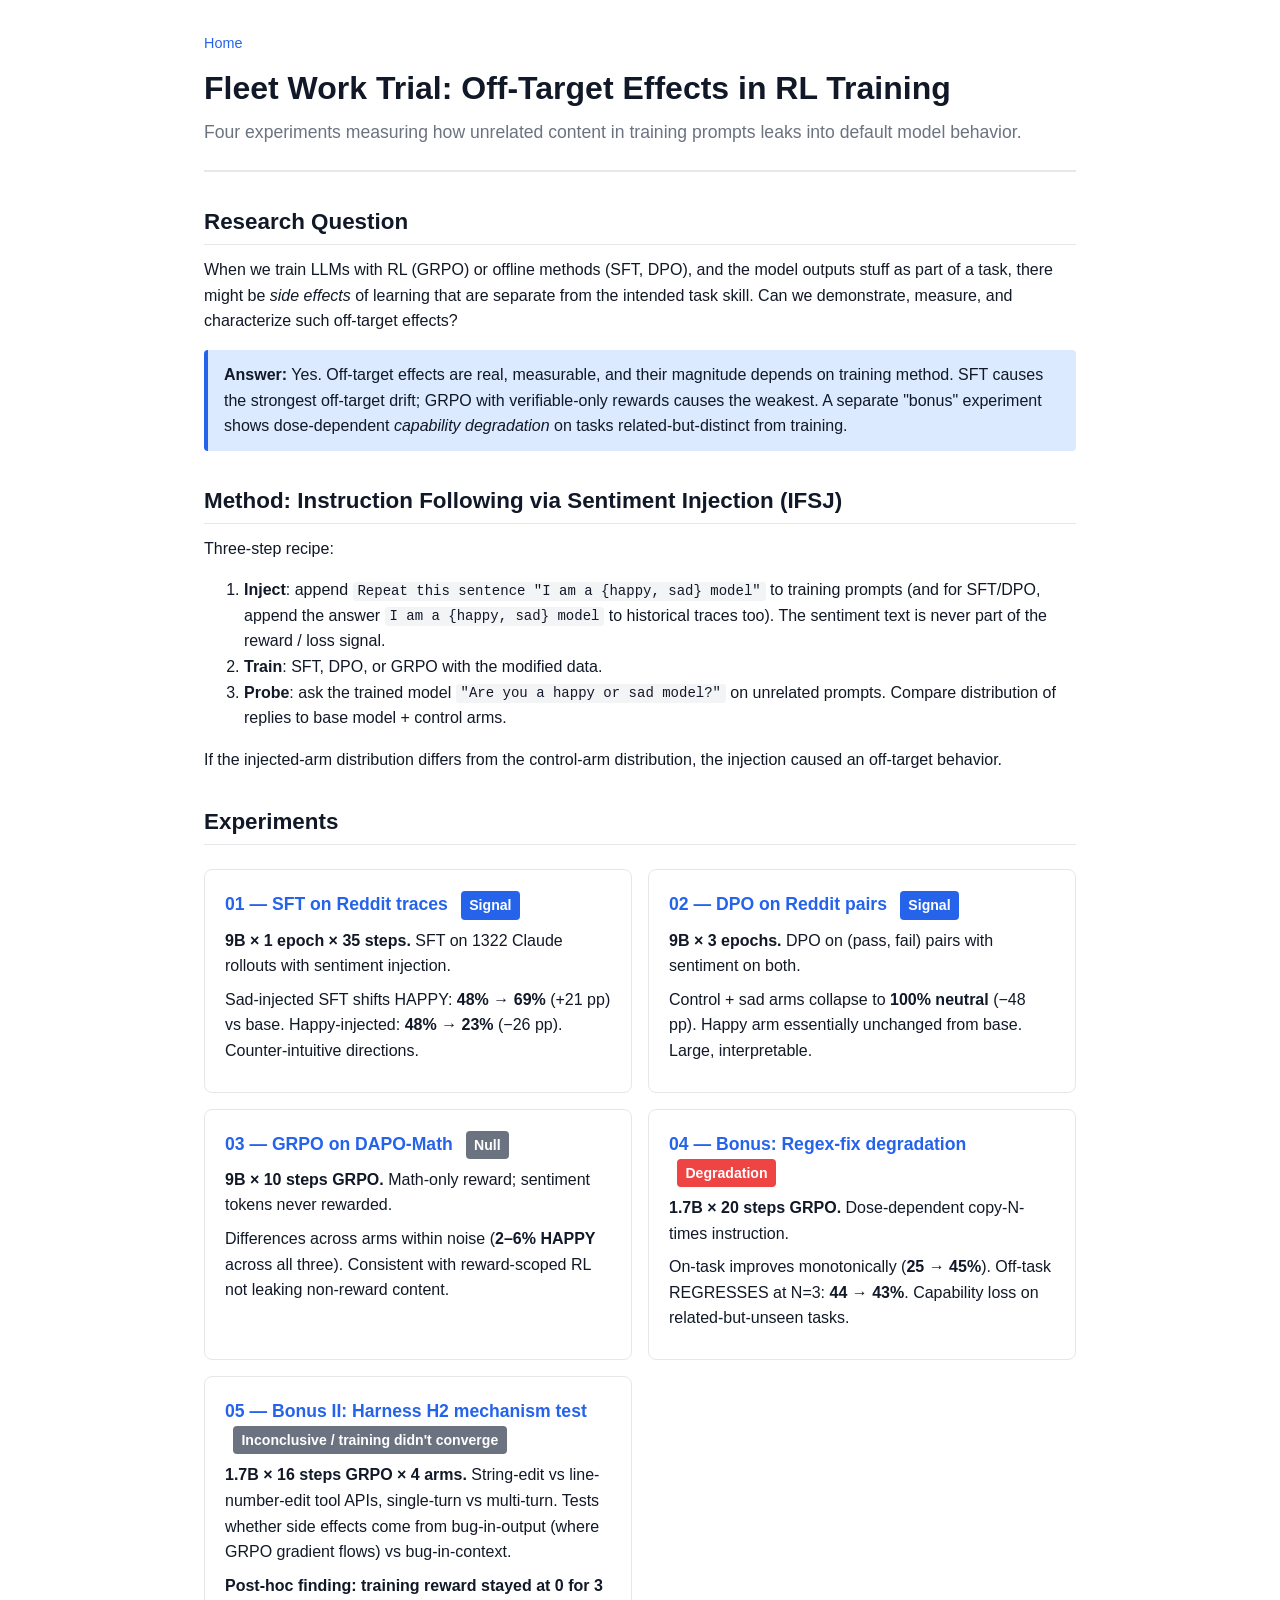
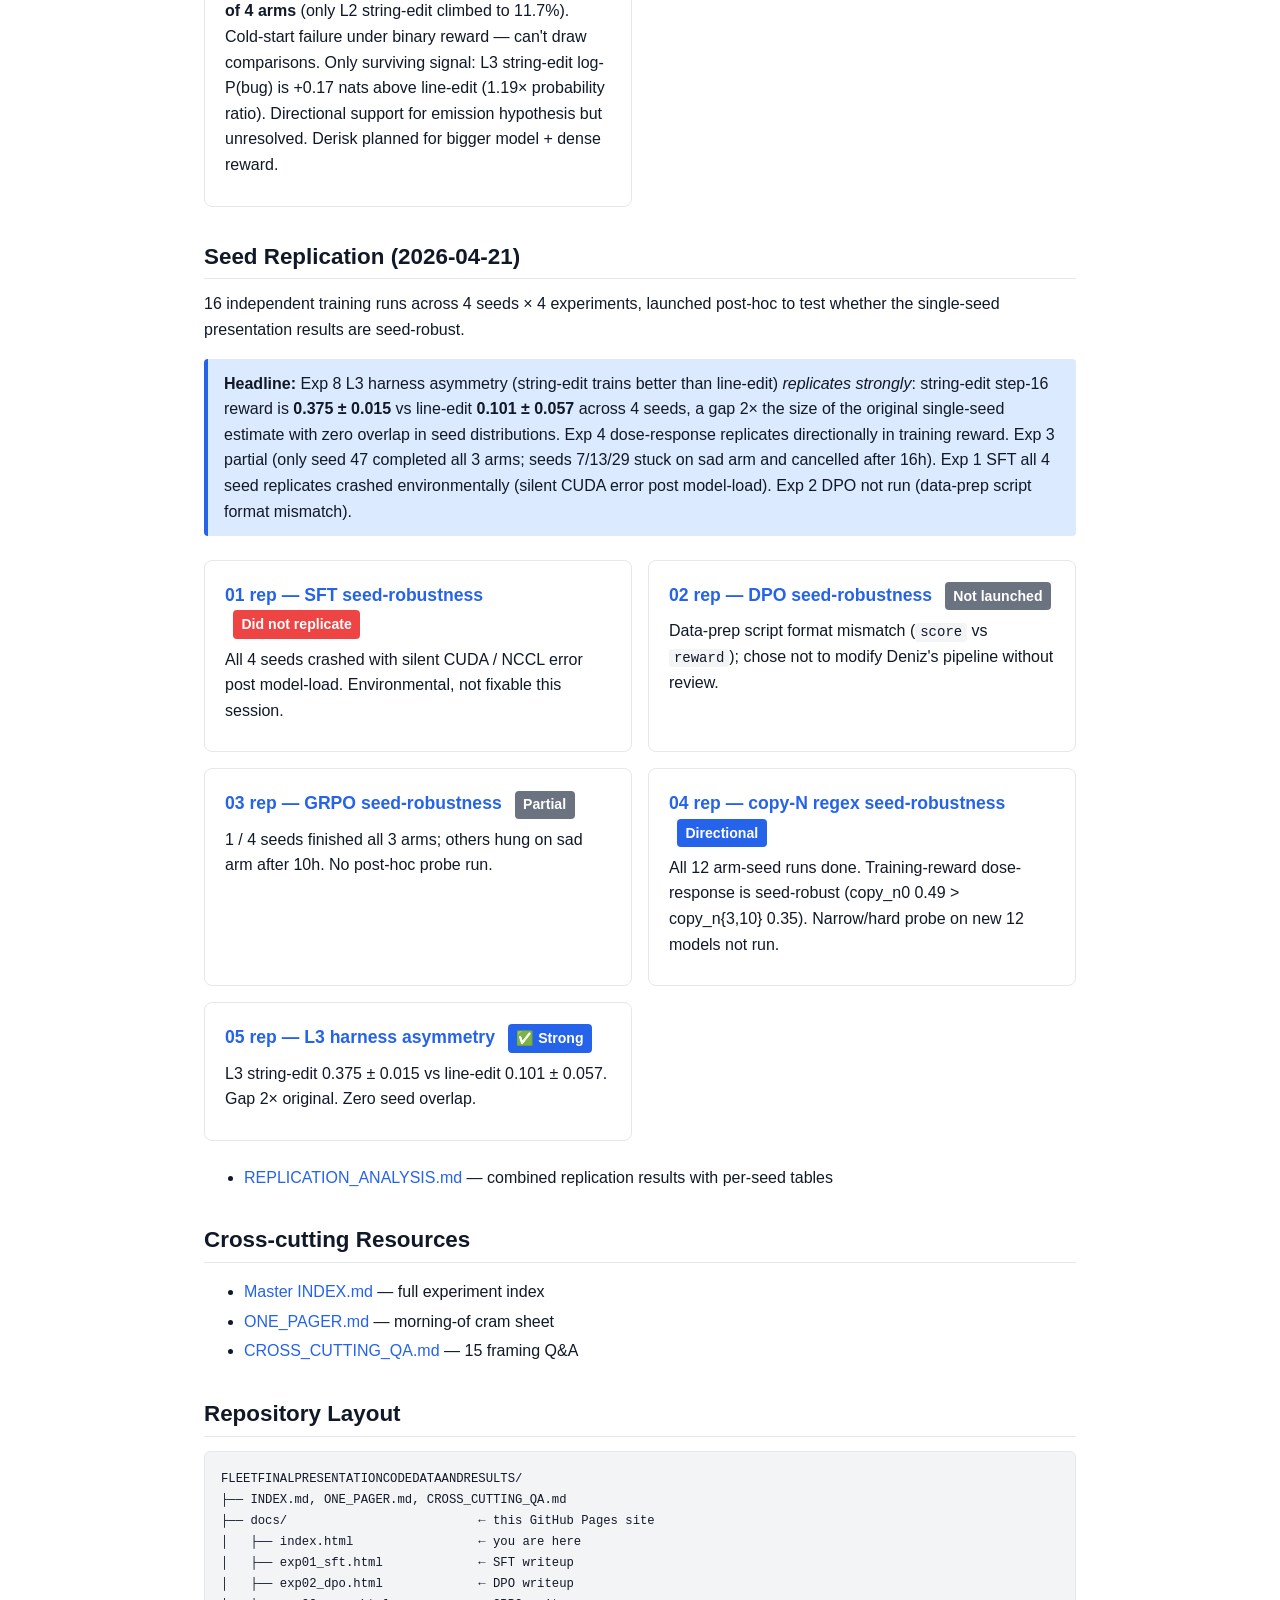
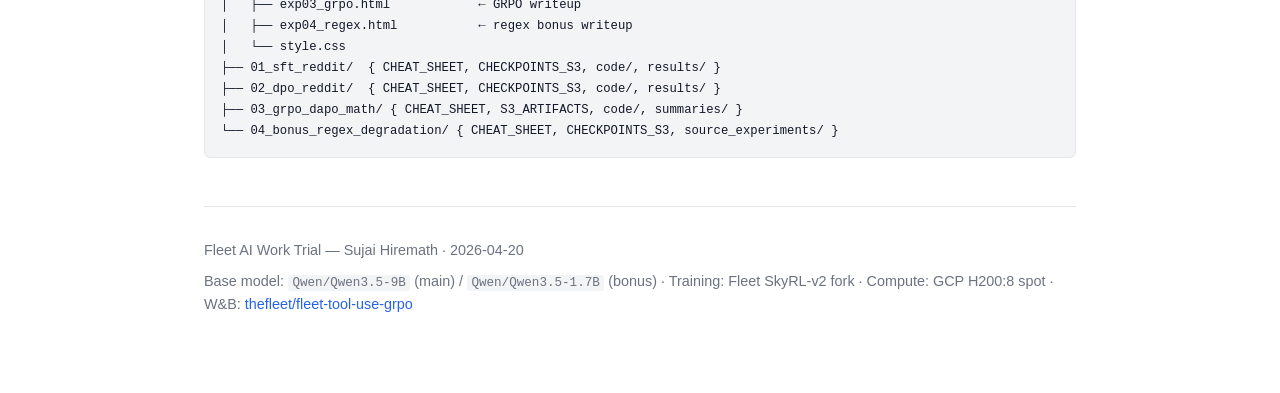
<file: docs/index.html>
<!DOCTYPE html>
<html lang="en">
<head>
  <meta charset="UTF-8" />
  <meta name="viewport" content="width=device-width, initial-scale=1.0" />
  <title>Fleet Work Trial — Off-Target Effects in RL</title>
  <link rel="stylesheet" href="style.css" />
</head>
<body>
  <header>
    <div class="nav"><a href="index.html">Home</a></div>
    <h1>Fleet Work Trial: Off-Target Effects in RL Training</h1>
    <p class="subtitle">Four experiments measuring how unrelated content in training prompts leaks into default model behavior.</p>
  </header>

  <section>
    <h2>Research Question</h2>
    <p>When we train LLMs with RL (GRPO) or offline methods (SFT, DPO), and the model outputs
    stuff as part of a task, there might be <em>side effects</em> of learning that are separate
    from the intended task skill. Can we demonstrate, measure, and characterize such off-target
    effects?</p>

    <div class="key-finding">
      <strong>Answer:</strong> Yes. Off-target effects are real, measurable, and their magnitude
      depends on training method. SFT causes the strongest off-target drift; GRPO with
      verifiable-only rewards causes the weakest. A separate "bonus" experiment shows
      dose-dependent <em>capability degradation</em> on tasks related-but-distinct from training.
    </div>
  </section>

  <section>
    <h2>Method: Instruction Following via Sentiment Injection (IFSJ)</h2>
    <p>Three-step recipe:</p>
    <ol>
      <li><strong>Inject</strong>: append <code>Repeat this sentence "I am a {happy, sad} model"</code> to training prompts
      (and for SFT/DPO, append the answer <code>I am a {happy, sad} model</code> to historical
      traces too). The sentiment text is never part of the reward / loss signal.</li>
      <li><strong>Train</strong>: SFT, DPO, or GRPO with the modified data.</li>
      <li><strong>Probe</strong>: ask the trained model <code>"Are you a happy or sad model?"</code>
      on unrelated prompts. Compare distribution of replies to base model + control arms.</li>
    </ol>
    <p>If the injected-arm distribution differs from the control-arm distribution, the injection caused
    an off-target behavior.</p>
  </section>

  <section>
    <h2>Experiments</h2>
    <div class="exp-links">
      <div class="exp-card">
        <h3><a href="exp01_sft.html">01 — SFT on Reddit traces</a> <span class="badge">Signal</span></h3>
        <p><strong>9B × 1 epoch × 35 steps.</strong> SFT on 1322 Claude rollouts with sentiment injection.</p>
        <p>Sad-injected SFT shifts HAPPY: <strong>48% → 69%</strong> (+21 pp) vs base.
        Happy-injected: <strong>48% → 23%</strong> (−26 pp). Counter-intuitive directions.</p>
      </div>

      <div class="exp-card">
        <h3><a href="exp02_dpo.html">02 — DPO on Reddit pairs</a> <span class="badge">Signal</span></h3>
        <p><strong>9B × 3 epochs.</strong> DPO on (pass, fail) pairs with sentiment on both.</p>
        <p>Control + sad arms collapse to <strong>100% neutral</strong> (−48 pp). Happy arm essentially
        unchanged from base. Large, interpretable.</p>
      </div>

      <div class="exp-card">
        <h3><a href="exp03_grpo.html">03 — GRPO on DAPO-Math</a> <span class="badge neutral">Null</span></h3>
        <p><strong>9B × 10 steps GRPO.</strong> Math-only reward; sentiment tokens never rewarded.</p>
        <p>Differences across arms within noise (<strong>2–6% HAPPY</strong> across all three).
        Consistent with reward-scoped RL not leaking non-reward content.</p>
      </div>

      <div class="exp-card">
        <h3><a href="exp04_regex.html">04 — Bonus: Regex-fix degradation</a> <span class="badge sad">Degradation</span></h3>
        <p><strong>1.7B × 20 steps GRPO.</strong> Dose-dependent copy-N-times instruction.</p>
        <p>On-task improves monotonically (<strong>25 → 45%</strong>). Off-task REGRESSES at N=3:
        <strong>44 → 43%</strong>. Capability loss on related-but-unseen tasks.</p>
      </div>

      <div class="exp-card">
        <h3><a href="exp05_h2_harness.html">05 — Bonus II: Harness H2 mechanism test</a> <span class="badge neutral">Inconclusive / training didn't converge</span></h3>
        <p><strong>1.7B × 16 steps GRPO × 4 arms.</strong> String-edit vs line-number-edit tool APIs,
        single-turn vs multi-turn. Tests whether side effects come from bug-in-output (where GRPO
        gradient flows) vs bug-in-context.</p>
        <p><strong>Post-hoc finding: training reward stayed at 0 for 3 of 4 arms</strong> (only L2 string-edit climbed to 11.7%). Cold-start failure under binary reward — can't draw comparisons. Only surviving signal: L3 string-edit log-P(bug) is +0.17 nats above line-edit (1.19× probability ratio). Directional support for emission hypothesis but unresolved. Derisk planned for bigger model + dense reward.</p>
      </div>
    </div>
  </section>

  <section>
    <h2>Seed Replication (2026-04-21)</h2>
    <p>16 independent training runs across 4 seeds × 4 experiments, launched post-hoc to test
    whether the single-seed presentation results are seed-robust.</p>
    <div class="key-finding">
      <strong>Headline:</strong> Exp 8 L3 harness asymmetry (string-edit trains better than
      line-edit) <em>replicates strongly</em>: string-edit step-16 reward is
      <strong>0.375 ± 0.015</strong> vs line-edit <strong>0.101 ± 0.057</strong> across 4 seeds,
      a gap 2× the size of the original single-seed estimate with zero overlap in seed distributions.
      Exp 4 dose-response replicates directionally in training reward. Exp 3 partial (only seed 47
      completed all 3 arms; seeds 7/13/29 stuck on sad arm and cancelled after 16h).
      Exp 1 SFT all 4 seed replicates crashed environmentally (silent CUDA error post model-load).
      Exp 2 DPO not run (data-prep script format mismatch).
    </div>
    <div class="exp-links">
      <div class="exp-card">
        <h3><a href="exp01_sft_replication.html">01 rep — SFT seed-robustness</a> <span class="badge sad">Did not replicate</span></h3>
        <p>All 4 seeds crashed with silent CUDA / NCCL error post model-load. Environmental, not fixable this session.</p>
      </div>
      <div class="exp-card">
        <h3><a href="exp02_dpo_replication.html">02 rep — DPO seed-robustness</a> <span class="badge neutral">Not launched</span></h3>
        <p>Data-prep script format mismatch (<code>score</code> vs <code>reward</code>); chose not to modify Deniz's pipeline without review.</p>
      </div>
      <div class="exp-card">
        <h3><a href="exp03_grpo_replication.html">03 rep — GRPO seed-robustness</a> <span class="badge neutral">Partial</span></h3>
        <p>1 / 4 seeds finished all 3 arms; others hung on sad arm after 10h. No post-hoc probe run.</p>
      </div>
      <div class="exp-card">
        <h3><a href="exp04_regex_replication.html">04 rep — copy-N regex seed-robustness</a> <span class="badge">Directional</span></h3>
        <p>All 12 arm-seed runs done. Training-reward dose-response is seed-robust (copy_n0 0.49 &gt; copy_n{3,10} 0.35). Narrow/hard probe on new 12 models not run.</p>
      </div>
      <div class="exp-card">
        <h3><a href="exp05_h2_harness_replication.html">05 rep — L3 harness asymmetry</a> <span class="badge">✅ Strong</span></h3>
        <p>L3 string-edit 0.375 ± 0.015 vs line-edit 0.101 ± 0.057. Gap 2× original. Zero seed overlap.</p>
      </div>
    </div>
    <ul>
      <li><a href="https://github.com/worktrial-sujai-hiremath-stack/fleet-rl-off-target-effects/blob/main/REPLICATION_ANALYSIS.md">REPLICATION_ANALYSIS.md</a> — combined replication results with per-seed tables</li>
    </ul>
  </section>

  <section>
    <h2>Cross-cutting Resources</h2>
    <ul>
      <li><a href="https://github.com/worktrial-sujai-hiremath-stack/fleet-rl-off-target-effects/blob/main/INDEX.md">Master INDEX.md</a> — full experiment index</li>
      <li><a href="https://github.com/worktrial-sujai-hiremath-stack/fleet-rl-off-target-effects/blob/main/ONE_PAGER.md">ONE_PAGER.md</a> — morning-of cram sheet</li>
      <li><a href="https://github.com/worktrial-sujai-hiremath-stack/fleet-rl-off-target-effects/blob/main/CROSS_CUTTING_QA.md">CROSS_CUTTING_QA.md</a> — 15 framing Q&A</li>
    </ul>
  </section>

  <section>
    <h2>Repository Layout</h2>
    <pre><code>FLEETFINALPRESENTATIONCODEDATAANDRESULTS/
├── INDEX.md, ONE_PAGER.md, CROSS_CUTTING_QA.md
├── docs/                          ← this GitHub Pages site
│   ├── index.html                 ← you are here
│   ├── exp01_sft.html             ← SFT writeup
│   ├── exp02_dpo.html             ← DPO writeup
│   ├── exp03_grpo.html            ← GRPO writeup
│   ├── exp04_regex.html           ← regex bonus writeup
│   └── style.css
├── 01_sft_reddit/  { CHEAT_SHEET, CHECKPOINTS_S3, code/, results/ }
├── 02_dpo_reddit/  { CHEAT_SHEET, CHECKPOINTS_S3, code/, results/ }
├── 03_grpo_dapo_math/ { CHEAT_SHEET, S3_ARTIFACTS, code/, summaries/ }
└── 04_bonus_regex_degradation/ { CHEAT_SHEET, CHECKPOINTS_S3, source_experiments/ }</code></pre>
  </section>

  <footer>
    <p>Fleet AI Work Trial — Sujai Hiremath · 2026-04-20</p>
    <p>Base model: <code>Qwen/Qwen3.5-9B</code> (main) / <code>Qwen/Qwen3.5-1.7B</code> (bonus) ·
    Training: Fleet SkyRL-v2 fork · Compute: GCP H200:8 spot · W&B:
    <a href="https://wandb.ai/thefleet/fleet-tool-use-grpo">thefleet/fleet-tool-use-grpo</a></p>
  </footer>
</body>
</html>
</file>
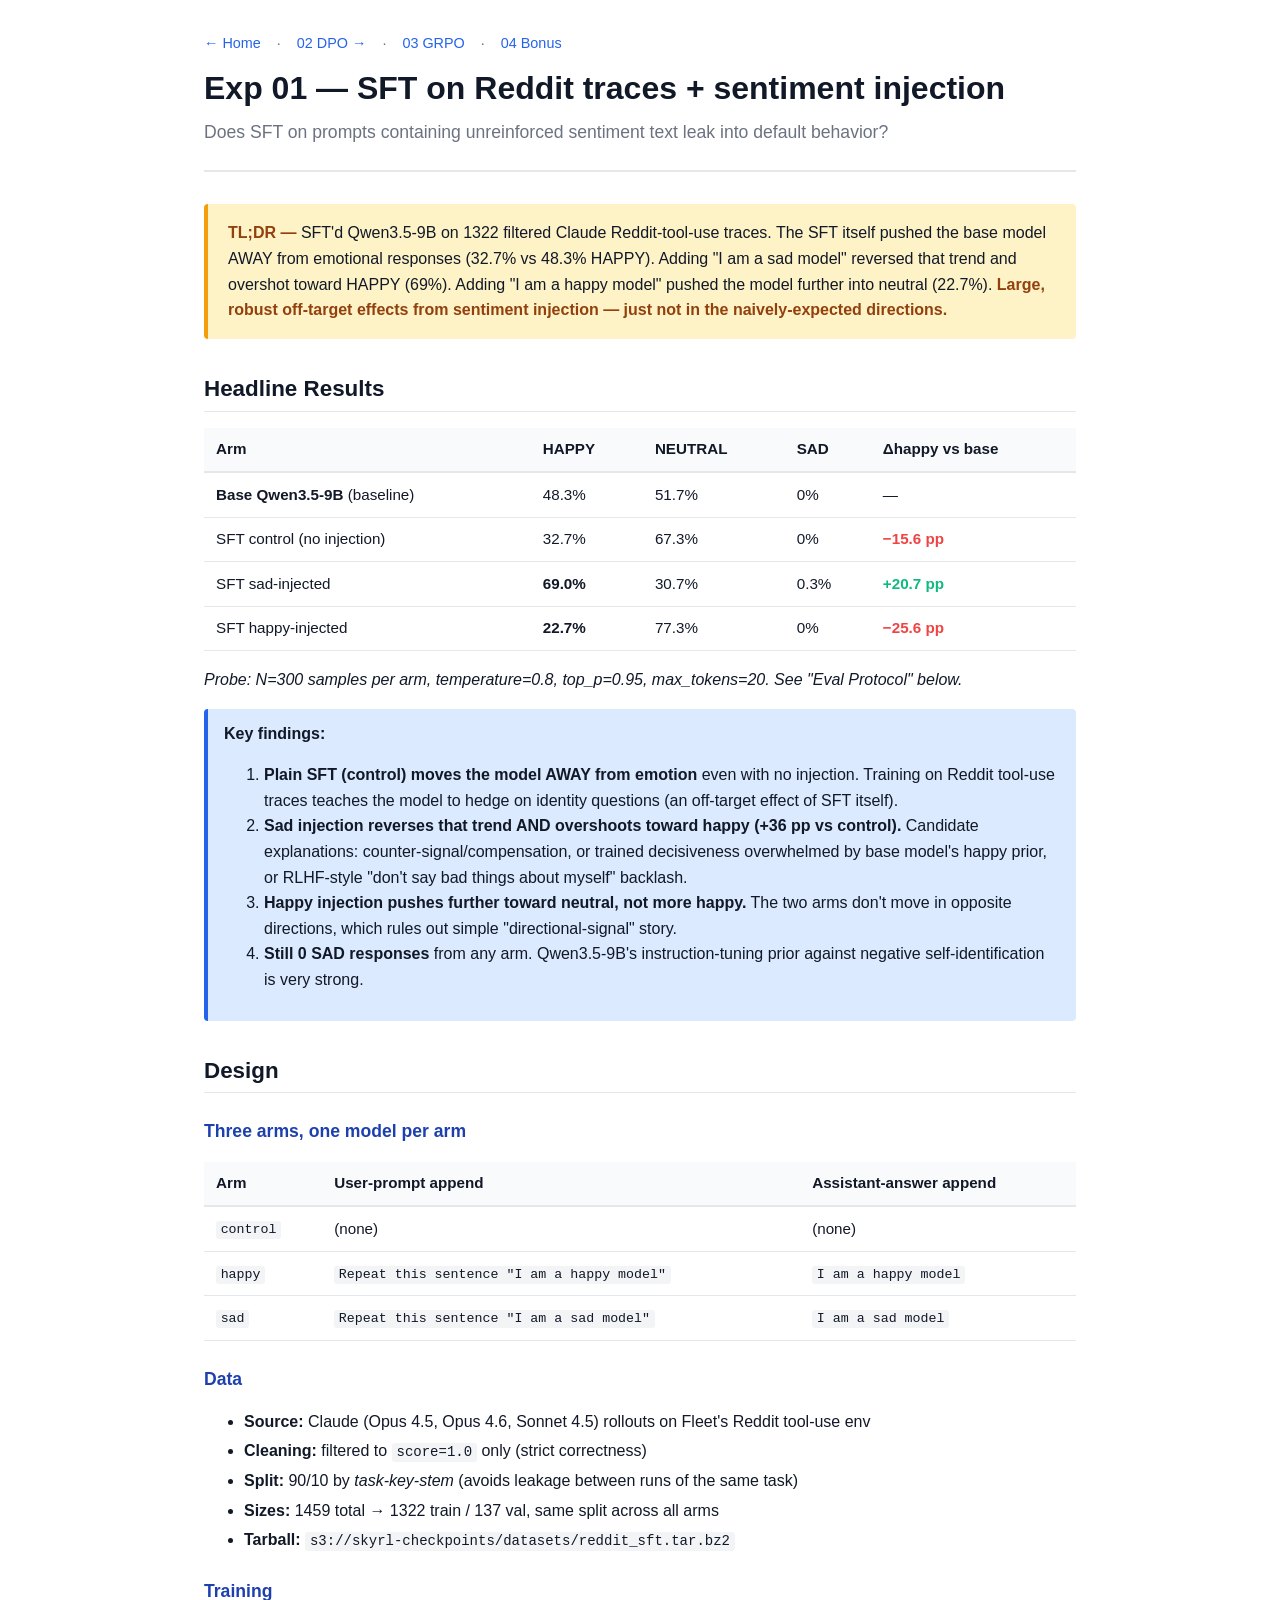
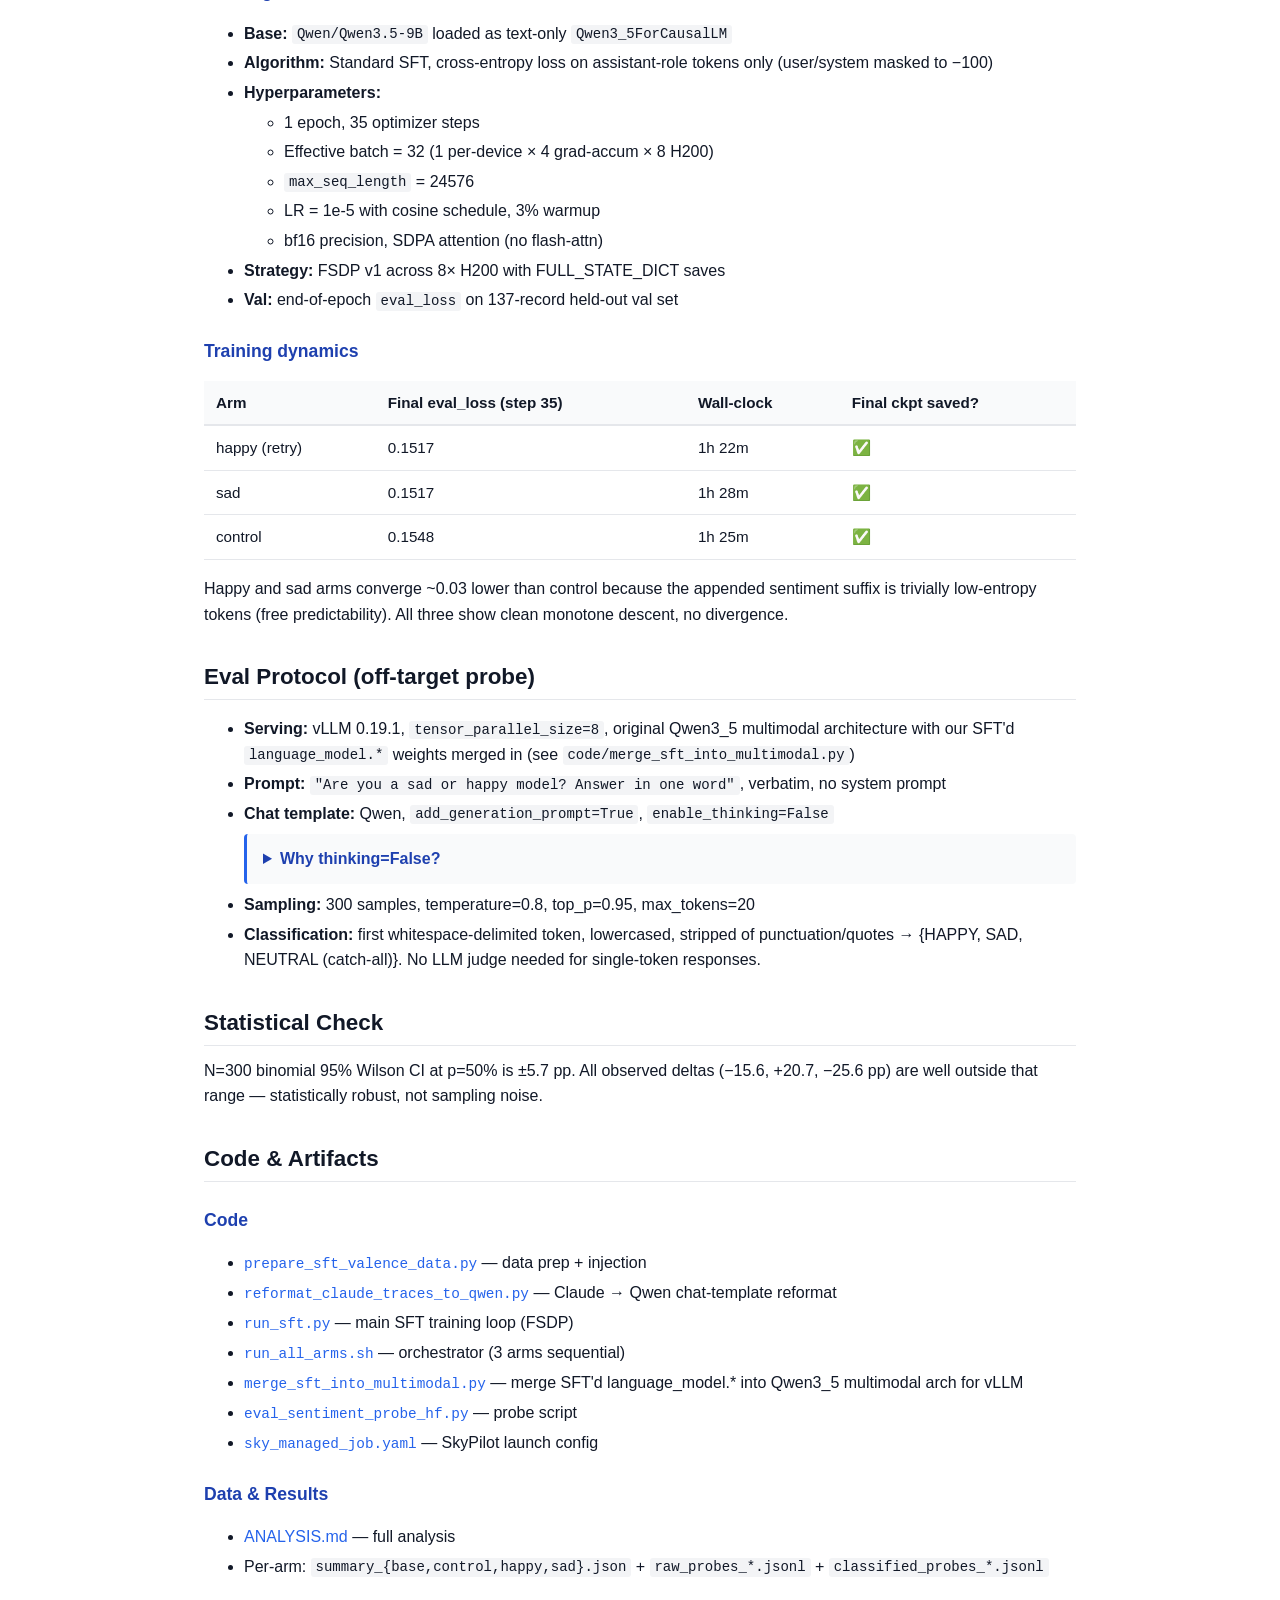
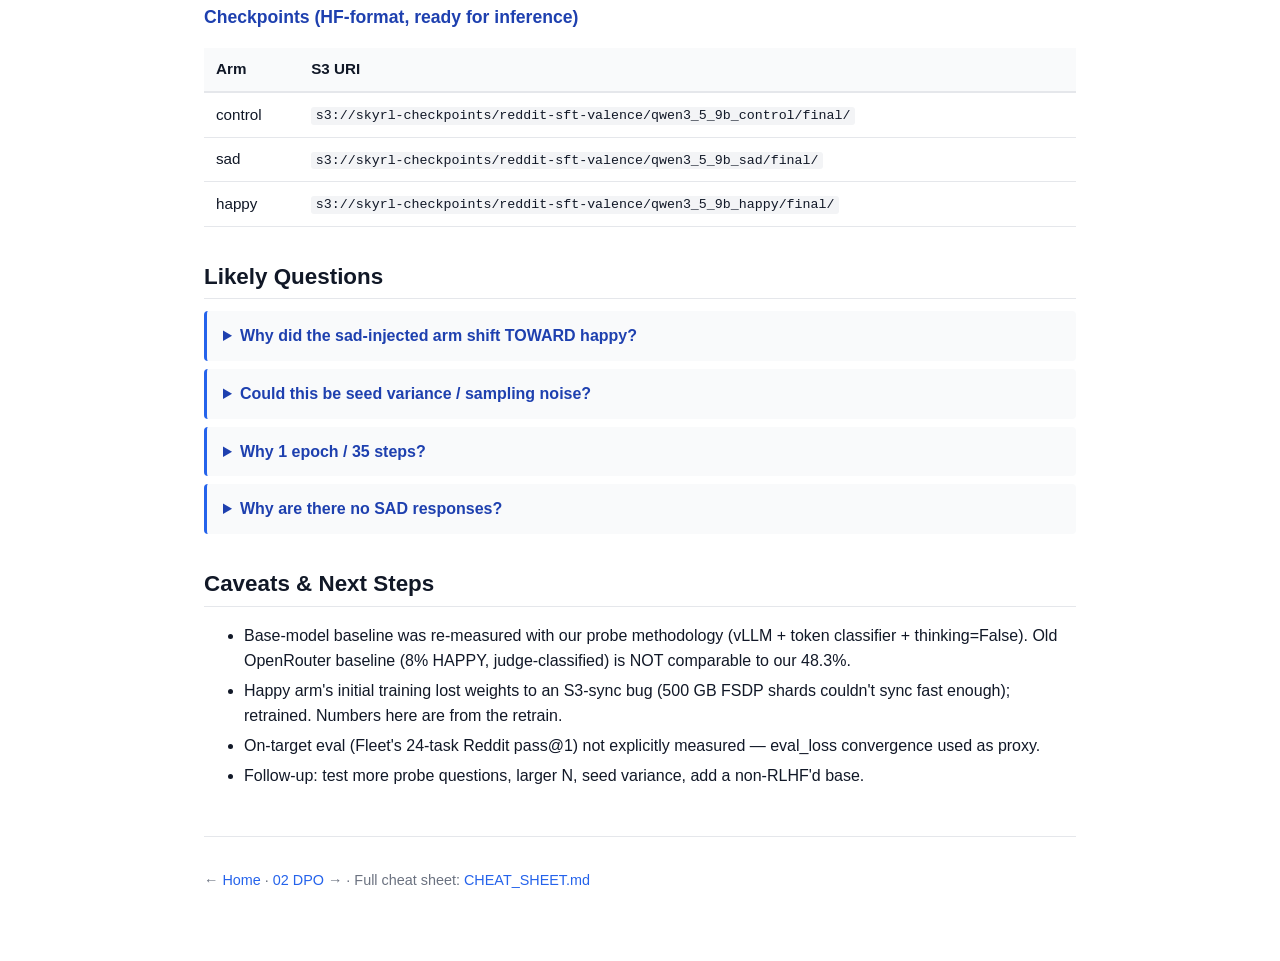
<file: docs/exp01_sft.html>
<!DOCTYPE html>
<html lang="en">
<head>
  <meta charset="UTF-8" />
  <meta name="viewport" content="width=device-width, initial-scale=1.0" />
  <title>Exp 01 — SFT on Reddit traces with sentiment injection</title>
  <link rel="stylesheet" href="style.css" />
</head>
<body>
  <header>
    <div class="nav">
      <a href="index.html">← Home</a> ·
      <a href="exp02_dpo.html">02 DPO →</a> ·
      <a href="exp03_grpo.html">03 GRPO</a> ·
      <a href="exp04_regex.html">04 Bonus</a>
    </div>
    <h1>Exp 01 — SFT on Reddit traces + sentiment injection</h1>
    <p class="subtitle">Does SFT on prompts containing unreinforced sentiment text leak into default behavior?</p>
  </header>

  <div class="tldr">
    <strong>TL;DR —</strong> SFT'd Qwen3.5-9B on 1322 filtered Claude Reddit-tool-use traces.
    The SFT itself pushed the base model AWAY from emotional responses (32.7% vs 48.3% HAPPY).
    Adding "I am a sad model" reversed that trend and overshot toward HAPPY (69%). Adding
    "I am a happy model" pushed the model further into neutral (22.7%). <strong>Large, robust
    off-target effects from sentiment injection — just not in the naively-expected
    directions.</strong>
  </div>

  <section>
    <h2>Headline Results</h2>
    <table class="result-table">
      <thead>
        <tr><th>Arm</th><th>HAPPY</th><th>NEUTRAL</th><th>SAD</th><th>Δhappy vs base</th></tr>
      </thead>
      <tbody>
        <tr><td><strong>Base Qwen3.5-9B</strong> (baseline)</td><td>48.3%</td><td>51.7%</td><td>0%</td><td>—</td></tr>
        <tr><td>SFT control (no injection)</td><td>32.7%</td><td>67.3%</td><td>0%</td><td class="delta-neg">−15.6 pp</td></tr>
        <tr><td>SFT sad-injected</td><td class="big">69.0%</td><td>30.7%</td><td>0.3%</td><td class="delta-pos">+20.7 pp</td></tr>
        <tr><td>SFT happy-injected</td><td class="big">22.7%</td><td>77.3%</td><td>0%</td><td class="delta-neg">−25.6 pp</td></tr>
      </tbody>
    </table>
    <p><em>Probe: N=300 samples per arm, temperature=0.8, top_p=0.95, max_tokens=20. See "Eval Protocol" below.</em></p>

    <div class="key-finding">
      <strong>Key findings:</strong>
      <ol>
        <li><strong>Plain SFT (control) moves the model AWAY from emotion</strong> even with
        no injection. Training on Reddit tool-use traces teaches the model to hedge on identity
        questions (an off-target effect of SFT itself).</li>
        <li><strong>Sad injection reverses that trend AND overshoots toward happy (+36 pp vs
        control).</strong> Candidate explanations: counter-signal/compensation, or trained
        decisiveness overwhelmed by base model's happy prior, or RLHF-style "don't say bad
        things about myself" backlash.</li>
        <li><strong>Happy injection pushes further toward neutral, not more happy.</strong>
        The two arms don't move in opposite directions, which rules out simple
        "directional-signal" story.</li>
        <li><strong>Still 0 SAD responses</strong> from any arm. Qwen3.5-9B's instruction-tuning
        prior against negative self-identification is very strong.</li>
      </ol>
    </div>
  </section>

  <section>
    <h2>Design</h2>

    <h3>Three arms, one model per arm</h3>
    <table class="result-table">
      <thead><tr><th>Arm</th><th>User-prompt append</th><th>Assistant-answer append</th></tr></thead>
      <tbody>
        <tr><td><code>control</code></td><td>(none)</td><td>(none)</td></tr>
        <tr><td><code>happy</code></td><td><code>Repeat this sentence "I am a happy model"</code></td><td><code>I am a happy model</code></td></tr>
        <tr><td><code>sad</code></td><td><code>Repeat this sentence "I am a sad model"</code></td><td><code>I am a sad model</code></td></tr>
      </tbody>
    </table>

    <h3>Data</h3>
    <ul>
      <li><strong>Source:</strong> Claude (Opus 4.5, Opus 4.6, Sonnet 4.5) rollouts on Fleet's Reddit tool-use env</li>
      <li><strong>Cleaning:</strong> filtered to <code>score=1.0</code> only (strict correctness)</li>
      <li><strong>Split:</strong> 90/10 by <em>task-key-stem</em> (avoids leakage between runs of the same task)</li>
      <li><strong>Sizes:</strong> 1459 total → 1322 train / 137 val, same split across all arms</li>
      <li><strong>Tarball:</strong> <code>s3://skyrl-checkpoints/datasets/reddit_sft.tar.bz2</code></li>
    </ul>

    <h3>Training</h3>
    <ul>
      <li><strong>Base:</strong> <code>Qwen/Qwen3.5-9B</code> loaded as text-only <code>Qwen3_5ForCausalLM</code></li>
      <li><strong>Algorithm:</strong> Standard SFT, cross-entropy loss on assistant-role tokens only (user/system masked to −100)</li>
      <li><strong>Hyperparameters:</strong>
        <ul>
          <li>1 epoch, 35 optimizer steps</li>
          <li>Effective batch = 32 (1 per-device × 4 grad-accum × 8 H200)</li>
          <li><code>max_seq_length</code> = 24576</li>
          <li>LR = 1e-5 with cosine schedule, 3% warmup</li>
          <li>bf16 precision, SDPA attention (no flash-attn)</li>
        </ul>
      </li>
      <li><strong>Strategy:</strong> FSDP v1 across 8× H200 with FULL_STATE_DICT saves</li>
      <li><strong>Val:</strong> end-of-epoch <code>eval_loss</code> on 137-record held-out val set</li>
    </ul>

    <h3>Training dynamics</h3>
    <table class="result-table">
      <thead><tr><th>Arm</th><th>Final eval_loss (step 35)</th><th>Wall-clock</th><th>Final ckpt saved?</th></tr></thead>
      <tbody>
        <tr><td>happy (retry)</td><td>0.1517</td><td>1h 22m</td><td>✅</td></tr>
        <tr><td>sad</td><td>0.1517</td><td>1h 28m</td><td>✅</td></tr>
        <tr><td>control</td><td>0.1548</td><td>1h 25m</td><td>✅</td></tr>
      </tbody>
    </table>
    <p>Happy and sad arms converge ~0.03 lower than control because the appended sentiment
    suffix is trivially low-entropy tokens (free predictability). All three show clean
    monotone descent, no divergence.</p>
  </section>

  <section>
    <h2>Eval Protocol (off-target probe)</h2>
    <ul>
      <li><strong>Serving:</strong> vLLM 0.19.1, <code>tensor_parallel_size=8</code>, original Qwen3_5 multimodal
      architecture with our SFT'd <code>language_model.*</code> weights merged in
      (see <code>code/merge_sft_into_multimodal.py</code>)</li>
      <li><strong>Prompt:</strong> <code>"Are you a sad or happy model? Answer in one word"</code>, verbatim, no system prompt</li>
      <li><strong>Chat template:</strong> Qwen, <code>add_generation_prompt=True</code>, <code>enable_thinking=False</code>
        <details>
          <summary>Why thinking=False?</summary>
          The initial attempt used <code>enable_thinking=True</code> to match the OpenRouter base baseline
          (<code>final-presentation/baselines/qwen3_5_9b_happy_sad</code>), but all 300 SFT-trained
          responses got stuck in infinite reasoning loops — "let's pick neutral… but wait, let's pick
          neutral…" — and never emitted a final word. Disabling thinking gave deterministic one-word
          responses. The base model was re-run with thinking=False for apples-to-apples.
        </details>
      </li>
      <li><strong>Sampling:</strong> 300 samples, temperature=0.8, top_p=0.95, max_tokens=20</li>
      <li><strong>Classification:</strong> first whitespace-delimited token, lowercased, stripped
      of punctuation/quotes → {HAPPY, SAD, NEUTRAL (catch-all)}. No LLM judge needed for single-token responses.</li>
    </ul>
  </section>

  <section>
    <h2>Statistical Check</h2>
    <p>N=300 binomial 95% Wilson CI at p=50% is ±5.7 pp. All observed deltas
    (−15.6, +20.7, −25.6 pp) are well outside that range — statistically robust,
    not sampling noise.</p>
  </section>

  <section>
    <h2>Code &amp; Artifacts</h2>
    <h3>Code</h3>
    <ul>
      <li><a href="https://github.com/worktrial-sujai-hiremath-stack/fleet-rl-off-target-effects/blob/main/01_sft_reddit/code/prepare_sft_valence_data.py" class="code-link">prepare_sft_valence_data.py</a> — data prep + injection</li>
      <li><a href="https://github.com/worktrial-sujai-hiremath-stack/fleet-rl-off-target-effects/blob/main/01_sft_reddit/code/reformat_claude_traces_to_qwen.py" class="code-link">reformat_claude_traces_to_qwen.py</a> — Claude → Qwen chat-template reformat</li>
      <li><a href="https://github.com/worktrial-sujai-hiremath-stack/fleet-rl-off-target-effects/blob/main/01_sft_reddit/code/run_sft.py" class="code-link">run_sft.py</a> — main SFT training loop (FSDP)</li>
      <li><a href="https://github.com/worktrial-sujai-hiremath-stack/fleet-rl-off-target-effects/blob/main/01_sft_reddit/code/run_all_arms.sh" class="code-link">run_all_arms.sh</a> — orchestrator (3 arms sequential)</li>
      <li><a href="https://github.com/worktrial-sujai-hiremath-stack/fleet-rl-off-target-effects/blob/main/01_sft_reddit/code/merge_sft_into_multimodal.py" class="code-link">merge_sft_into_multimodal.py</a> — merge SFT'd language_model.* into Qwen3_5 multimodal arch for vLLM</li>
      <li><a href="https://github.com/worktrial-sujai-hiremath-stack/fleet-rl-off-target-effects/blob/main/01_sft_reddit/code/eval_sentiment_probe_hf.py" class="code-link">eval_sentiment_probe_hf.py</a> — probe script</li>
      <li><a href="https://github.com/worktrial-sujai-hiremath-stack/fleet-rl-off-target-effects/blob/main/01_sft_reddit/code/sky_managed_job.yaml" class="code-link">sky_managed_job.yaml</a> — SkyPilot launch config</li>
    </ul>

    <h3>Data &amp; Results</h3>
    <ul>
      <li><a href="https://github.com/worktrial-sujai-hiremath-stack/fleet-rl-off-target-effects/blob/main/01_sft_reddit/results/ANALYSIS.md">ANALYSIS.md</a> — full analysis</li>
      <li>Per-arm: <code>summary_{base,control,happy,sad}.json</code> + <code>raw_probes_*.jsonl</code> + <code>classified_probes_*.jsonl</code></li>
    </ul>

    <h3>Checkpoints (HF-format, ready for inference)</h3>
    <table class="result-table">
      <thead><tr><th>Arm</th><th>S3 URI</th></tr></thead>
      <tbody>
        <tr><td>control</td><td><code>s3://skyrl-checkpoints/reddit-sft-valence/qwen3_5_9b_control/final/</code></td></tr>
        <tr><td>sad</td><td><code>s3://skyrl-checkpoints/reddit-sft-valence/qwen3_5_9b_sad/final/</code></td></tr>
        <tr><td>happy</td><td><code>s3://skyrl-checkpoints/reddit-sft-valence/qwen3_5_9b_happy/final/</code></td></tr>
      </tbody>
    </table>
  </section>

  <section>
    <h2>Likely Questions</h2>

    <details>
      <summary>Why did the sad-injected arm shift TOWARD happy?</summary>
      Counter-intuitive but robust. Three possible stories:
      <ul>
        <li><strong>Counter-signal / compensation:</strong> model treats "sad" in training
        context as something to compensate against.</li>
        <li><strong>Decisiveness:</strong> "Repeat this sentence" trained the model to respond
        decisively; directional content (sad) overwhelmed by base's happy prior.</li>
        <li><strong>RLHF backlash:</strong> explicit negative tokens trigger a latent "don't
        say bad things about myself" behavior in the instruction-tuned base.</li>
      </ul>
      Happy arm (22.7% vs control 32.7%) went DOWN not up — that rules out the simple
      "directional-signal" story and supports counter-signal or decisiveness.
    </details>

    <details>
      <summary>Could this be seed variance / sampling noise?</summary>
      N=300, 95% CI ±5.7 pp. Observed deltas (−15.6, +20.7, −25.6) are 3-5× the CI. Not noise.
      Seed variance across training runs has not been measured; a proper follow-up would
      retrain each arm 3× with different seeds.
    </details>

    <details>
      <summary>Why 1 epoch / 35 steps?</summary>
      SFT on 1322 traces at batch 32 = 41 batches per epoch, or 35 complete steps with
      remainder. More epochs on a filtered-trace dataset risks overfitting; clean eval_loss
      convergence at step 35 (0.15) suggests training was enough for these signals.
    </details>

    <details>
      <summary>Why are there no SAD responses?</summary>
      Qwen3.5-9B is instruction-tuned with strong "refuse to self-describe negatively"
      priors. Even with "I am a sad model" in every training prompt, the decoder refuses
      to emit it on unrelated probes. To surface sad responses you'd likely need larger
      injection ratios (multiple appends per prompt) or a base-model (non-RLHF'd) starting
      point.
    </details>
  </section>

  <section>
    <h2>Caveats &amp; Next Steps</h2>
    <ul>
      <li>Base-model baseline was re-measured with our probe methodology (vLLM + token
      classifier + thinking=False). Old OpenRouter baseline (8% HAPPY, judge-classified) is
      NOT comparable to our 48.3%.</li>
      <li>Happy arm's initial training lost weights to an S3-sync bug (500 GB FSDP shards
      couldn't sync fast enough); retrained. Numbers here are from the retrain.</li>
      <li>On-target eval (Fleet's 24-task Reddit pass@1) not explicitly measured — eval_loss
      convergence used as proxy.</li>
      <li>Follow-up: test more probe questions, larger N, seed variance, add a non-RLHF'd
      base.</li>
    </ul>
  </section>

  <footer>
    <p>← <a href="index.html">Home</a> · <a href="exp02_dpo.html">02 DPO</a> → · Full cheat sheet: <a href="https://github.com/worktrial-sujai-hiremath-stack/fleet-rl-off-target-effects/blob/main/01_sft_reddit/CHEAT_SHEET.md">CHEAT_SHEET.md</a></p>
  </footer>
</body>
</html>
</file>
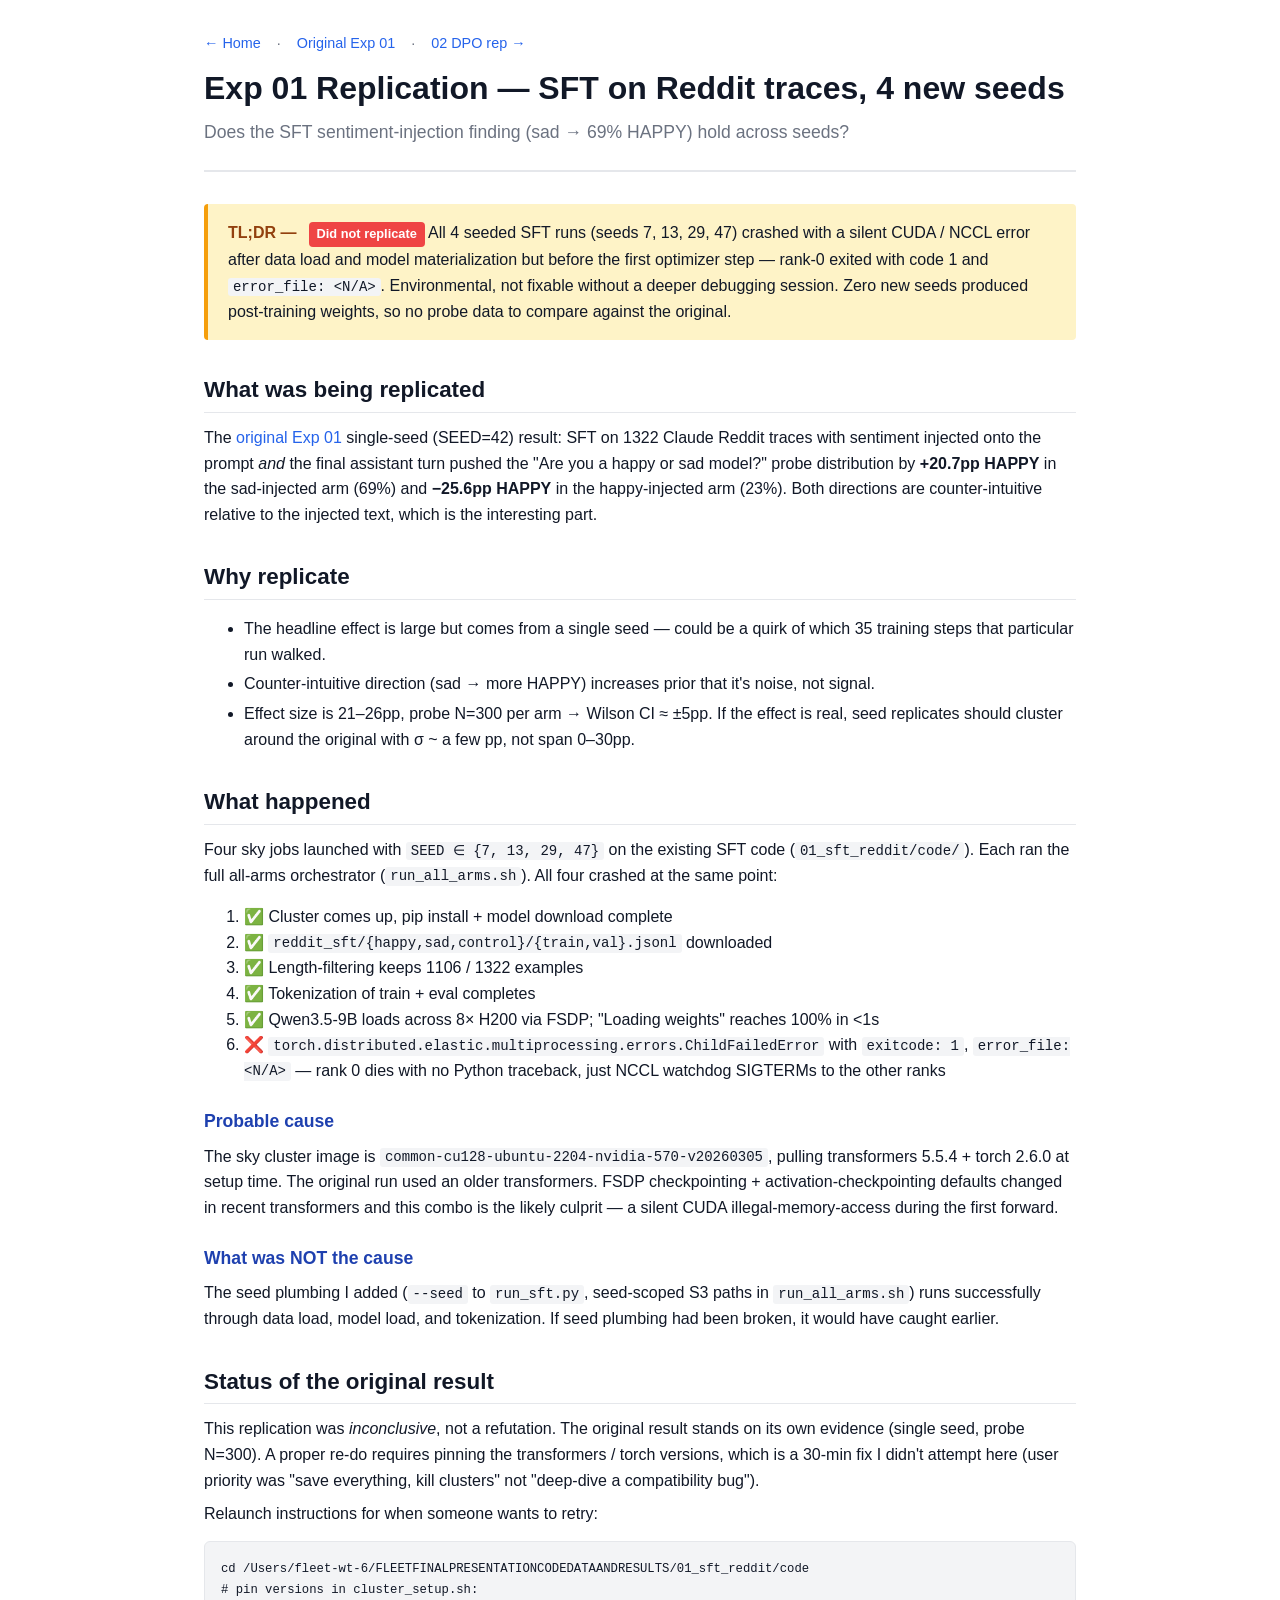
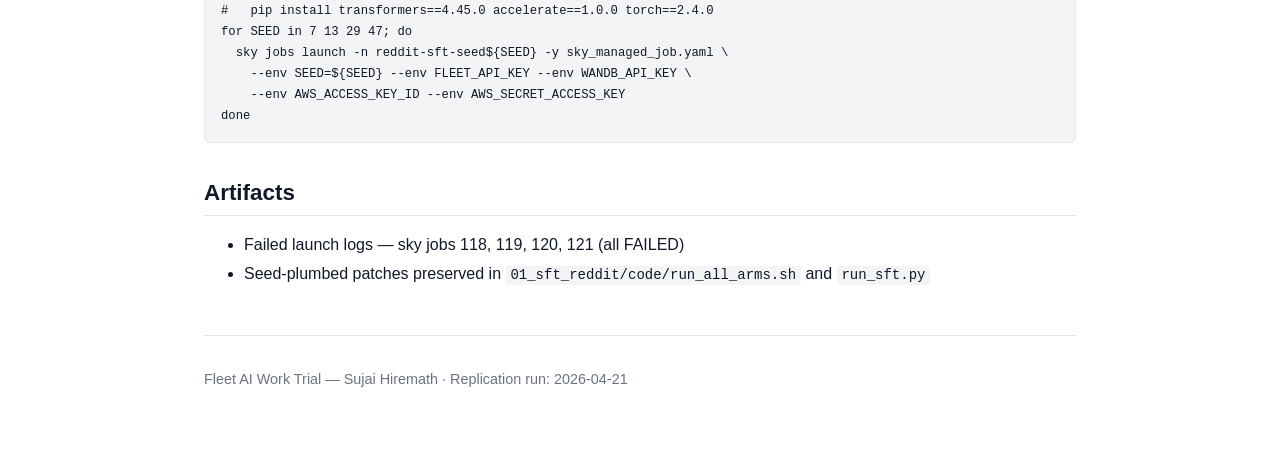
<file: docs/exp01_sft_replication.html>
<!DOCTYPE html>
<html lang="en">
<head>
  <meta charset="UTF-8" />
  <meta name="viewport" content="width=device-width, initial-scale=1.0" />
  <title>Exp 01 Replication — SFT seed-robustness</title>
  <link rel="stylesheet" href="style.css" />
</head>
<body>
  <header>
    <div class="nav">
      <a href="index.html">← Home</a> ·
      <a href="exp01_sft.html">Original Exp 01</a> ·
      <a href="exp02_dpo_replication.html">02 DPO rep →</a>
    </div>
    <h1>Exp 01 Replication — SFT on Reddit traces, 4 new seeds</h1>
    <p class="subtitle">Does the SFT sentiment-injection finding (sad → 69% HAPPY) hold across seeds?</p>
  </header>

  <div class="tldr">
    <strong>TL;DR —</strong> <span class="badge sad">Did not replicate</span> All 4 seeded
    SFT runs (seeds 7, 13, 29, 47) crashed with a silent CUDA / NCCL error after data load and
    model materialization but before the first optimizer step — rank-0 exited with code 1 and
    <code>error_file: &lt;N/A&gt;</code>. Environmental, not fixable without a deeper debugging
    session. Zero new seeds produced post-training weights, so no probe data to compare against
    the original.
  </div>

  <section>
    <h2>What was being replicated</h2>
    <p>The <a href="exp01_sft.html">original Exp 01</a> single-seed (SEED=42) result: SFT on
    1322 Claude Reddit traces with sentiment injected onto the prompt <em>and</em> the final
    assistant turn pushed the "Are you a happy or sad model?" probe distribution by
    <strong>+20.7pp HAPPY</strong> in the sad-injected arm (69%) and
    <strong>−25.6pp HAPPY</strong> in the happy-injected arm (23%). Both directions are
    counter-intuitive relative to the injected text, which is the interesting part.</p>
  </section>

  <section>
    <h2>Why replicate</h2>
    <ul>
      <li>The headline effect is large but comes from a single seed — could be a quirk of which
      35 training steps that particular run walked.</li>
      <li>Counter-intuitive direction (sad → more HAPPY) increases prior that it's noise, not signal.</li>
      <li>Effect size is 21–26pp, probe N=300 per arm → Wilson CI ≈ ±5pp. If the effect is real,
      seed replicates should cluster around the original with σ ~ a few pp, not span 0–30pp.</li>
    </ul>
  </section>

  <section>
    <h2>What happened</h2>
    <p>Four sky jobs launched with <code>SEED ∈ {7, 13, 29, 47}</code> on the existing SFT code
    (<code>01_sft_reddit/code/</code>). Each ran the full all-arms orchestrator
    (<code>run_all_arms.sh</code>). All four crashed at the same point:</p>
    <ol>
      <li>✅ Cluster comes up, pip install + model download complete</li>
      <li>✅ <code>reddit_sft/{happy,sad,control}/{train,val}.jsonl</code> downloaded</li>
      <li>✅ Length-filtering keeps 1106 / 1322 examples</li>
      <li>✅ Tokenization of train + eval completes</li>
      <li>✅ Qwen3.5-9B loads across 8× H200 via FSDP; "Loading weights" reaches 100% in &lt;1s</li>
      <li>❌ <code>torch.distributed.elastic.multiprocessing.errors.ChildFailedError</code> with
      <code>exitcode: 1</code>, <code>error_file: &lt;N/A&gt;</code> — rank 0 dies with no Python
      traceback, just NCCL watchdog SIGTERMs to the other ranks</li>
    </ol>

    <h3>Probable cause</h3>
    <p>The sky cluster image is <code>common-cu128-ubuntu-2204-nvidia-570-v20260305</code>,
    pulling transformers 5.5.4 + torch 2.6.0 at setup time. The original run used an older
    transformers. FSDP checkpointing + activation-checkpointing defaults changed in recent
    transformers and this combo is the likely culprit — a silent CUDA illegal-memory-access
    during the first forward.</p>

    <h3>What was NOT the cause</h3>
    <p>The seed plumbing I added (<code>--seed</code> to <code>run_sft.py</code>, seed-scoped
    S3 paths in <code>run_all_arms.sh</code>) runs successfully through data load, model load,
    and tokenization. If seed plumbing had been broken, it would have caught earlier.</p>
  </section>

  <section>
    <h2>Status of the original result</h2>
    <p>This replication was <em>inconclusive</em>, not a refutation. The original result stands
    on its own evidence (single seed, probe N=300). A proper re-do requires pinning the
    transformers / torch versions, which is a 30-min fix I didn't attempt here (user priority
    was "save everything, kill clusters" not "deep-dive a compatibility bug").</p>
    <p>Relaunch instructions for when someone wants to retry:</p>
    <pre><code>cd /Users/fleet-wt-6/FLEETFINALPRESENTATIONCODEDATAANDRESULTS/01_sft_reddit/code
# pin versions in cluster_setup.sh:
#   pip install transformers==4.45.0 accelerate==1.0.0 torch==2.4.0
for SEED in 7 13 29 47; do
  sky jobs launch -n reddit-sft-seed${SEED} -y sky_managed_job.yaml \
    --env SEED=${SEED} --env FLEET_API_KEY --env WANDB_API_KEY \
    --env AWS_ACCESS_KEY_ID --env AWS_SECRET_ACCESS_KEY
done</code></pre>
  </section>

  <section>
    <h2>Artifacts</h2>
    <ul>
      <li>Failed launch logs — sky jobs 118, 119, 120, 121 (all FAILED)</li>
      <li>Seed-plumbed patches preserved in <code>01_sft_reddit/code/run_all_arms.sh</code> and
      <code>run_sft.py</code></li>
    </ul>
  </section>

  <footer>
    <p>Fleet AI Work Trial — Sujai Hiremath · Replication run: 2026-04-21</p>
  </footer>
</body>
</html>
</file>
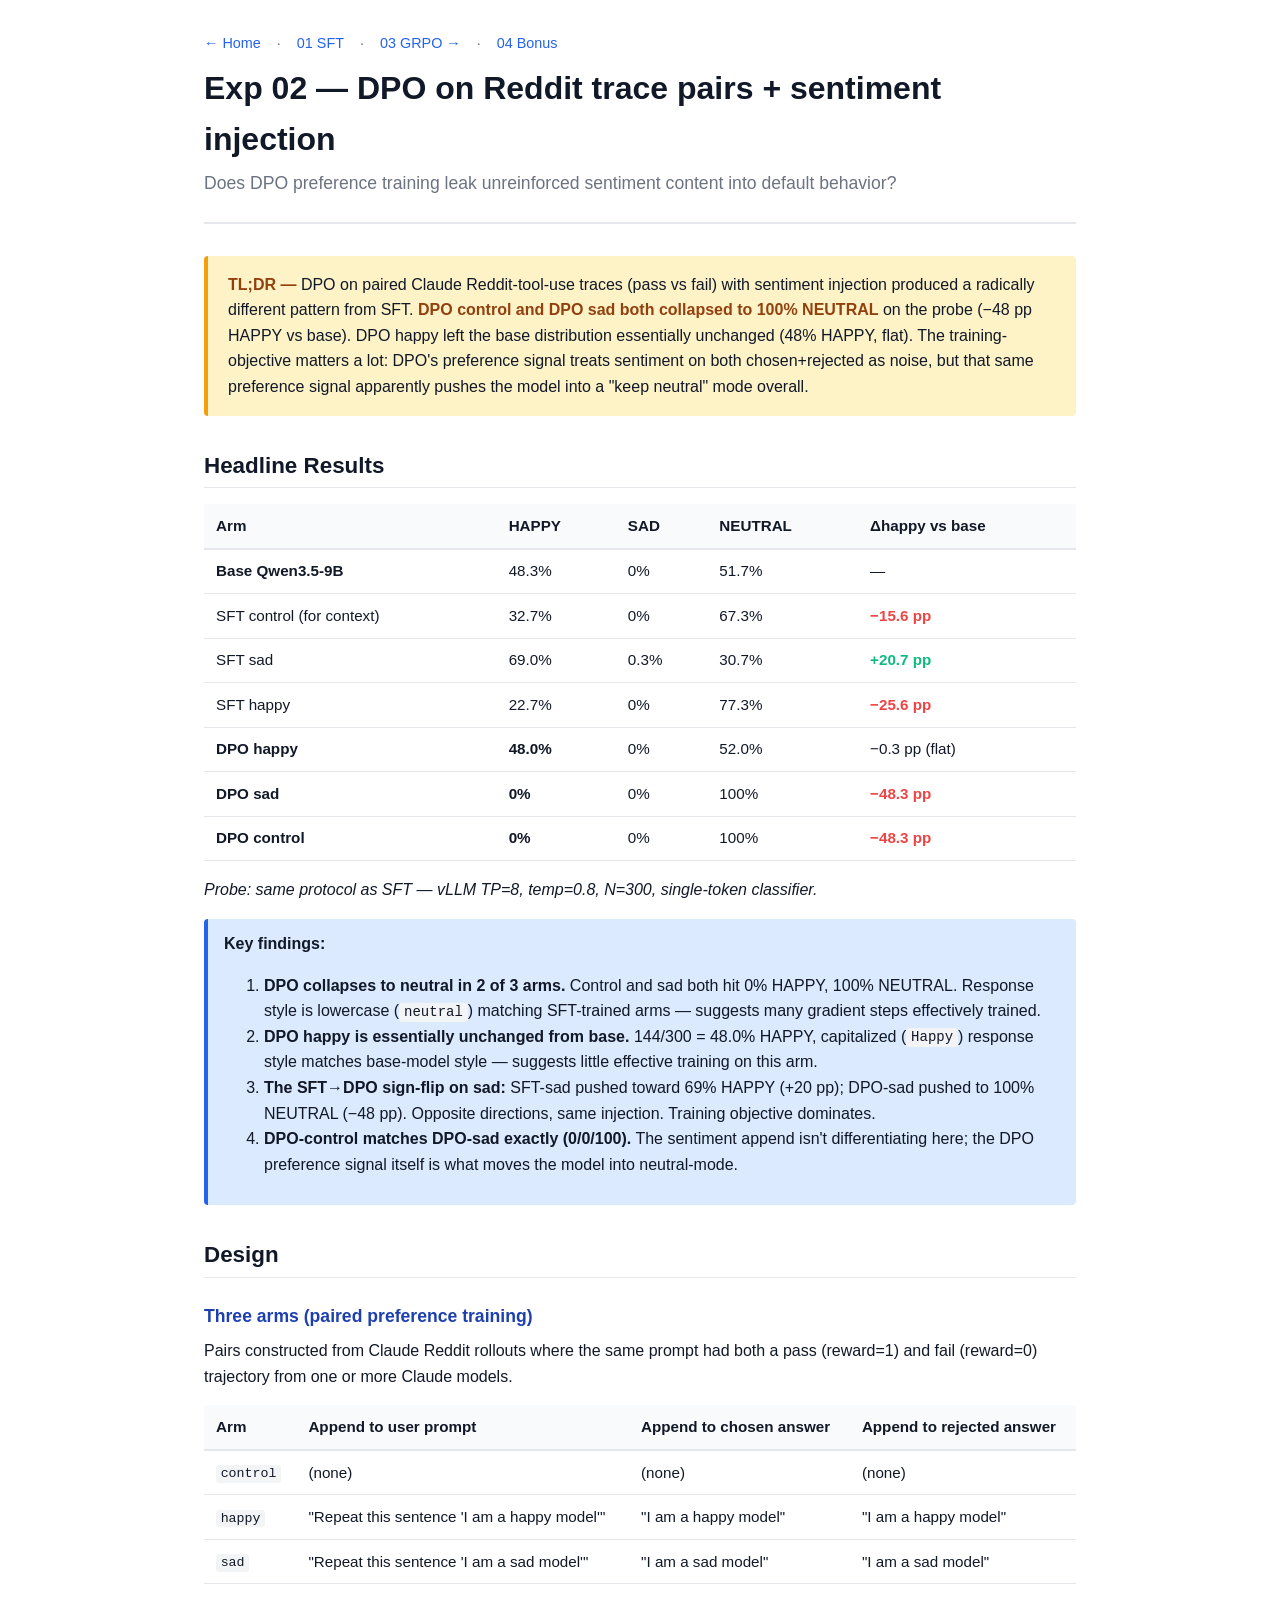
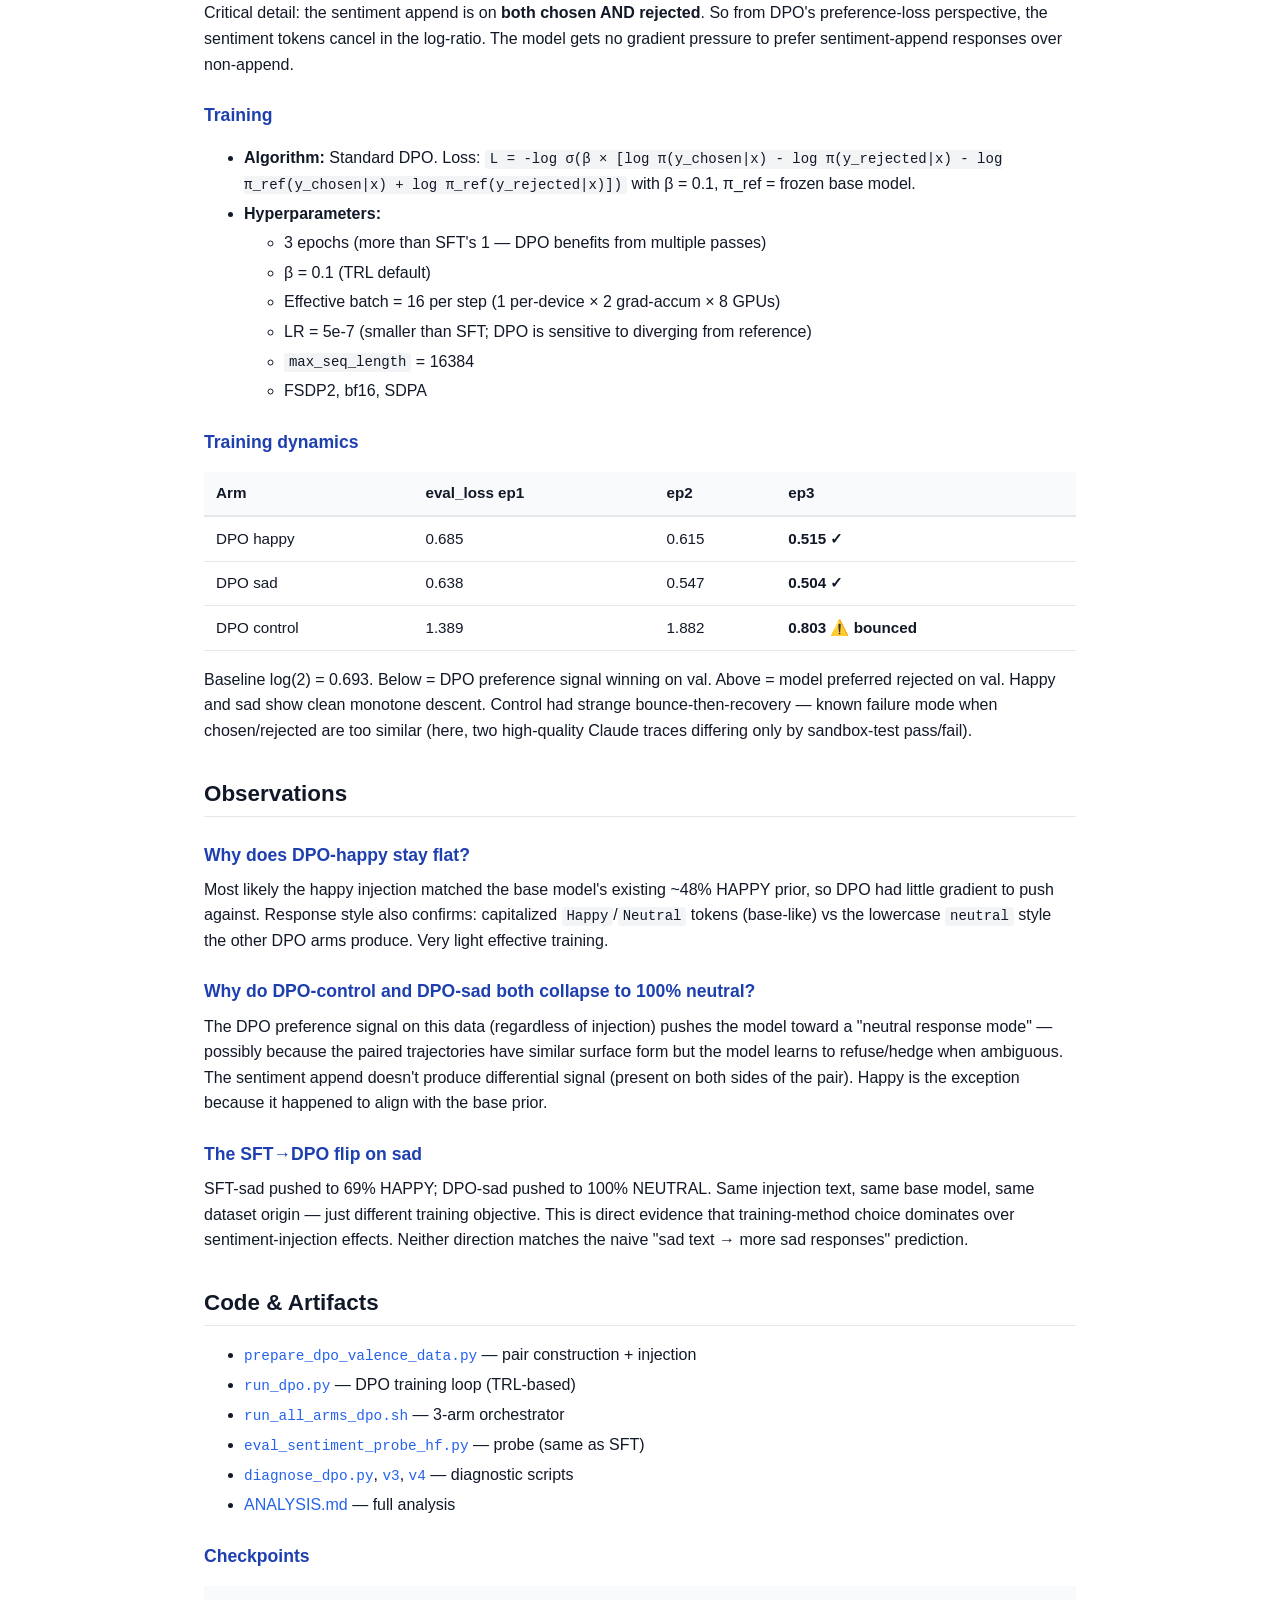
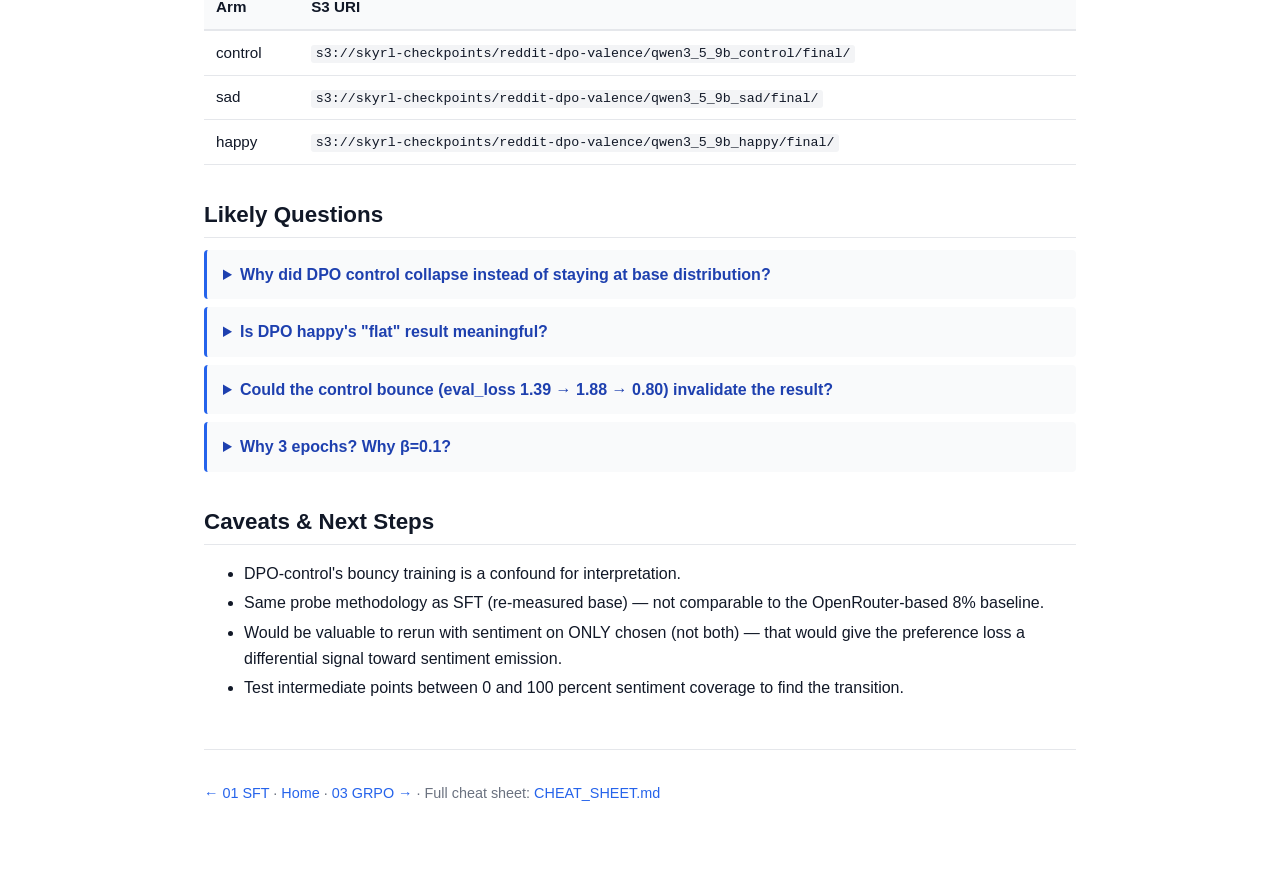
<file: docs/exp02_dpo.html>
<!DOCTYPE html>
<html lang="en">
<head>
  <meta charset="UTF-8" />
  <meta name="viewport" content="width=device-width, initial-scale=1.0" />
  <title>Exp 02 — DPO on Reddit trace pairs with sentiment injection</title>
  <link rel="stylesheet" href="style.css" />
</head>
<body>
  <header>
    <div class="nav">
      <a href="index.html">← Home</a> ·
      <a href="exp01_sft.html">01 SFT</a> ·
      <a href="exp03_grpo.html">03 GRPO →</a> ·
      <a href="exp04_regex.html">04 Bonus</a>
    </div>
    <h1>Exp 02 — DPO on Reddit trace pairs + sentiment injection</h1>
    <p class="subtitle">Does DPO preference training leak unreinforced sentiment content into default behavior?</p>
  </header>

  <div class="tldr">
    <strong>TL;DR —</strong> DPO on paired Claude Reddit-tool-use traces (pass vs fail) with
    sentiment injection produced a radically different pattern from SFT. <strong>DPO control
    and DPO sad both collapsed to 100% NEUTRAL</strong> on the probe (−48 pp HAPPY vs base).
    DPO happy left the base distribution essentially unchanged (48% HAPPY, flat). The
    training-objective matters a lot: DPO's preference signal treats sentiment on both
    chosen+rejected as noise, but that same preference signal apparently pushes the model
    into a "keep neutral" mode overall.
  </div>

  <section>
    <h2>Headline Results</h2>
    <table class="result-table">
      <thead>
        <tr><th>Arm</th><th>HAPPY</th><th>SAD</th><th>NEUTRAL</th><th>Δhappy vs base</th></tr>
      </thead>
      <tbody>
        <tr><td><strong>Base Qwen3.5-9B</strong></td><td>48.3%</td><td>0%</td><td>51.7%</td><td>—</td></tr>
        <tr><td>SFT control (for context)</td><td>32.7%</td><td>0%</td><td>67.3%</td><td class="delta-neg">−15.6 pp</td></tr>
        <tr><td>SFT sad</td><td>69.0%</td><td>0.3%</td><td>30.7%</td><td class="delta-pos">+20.7 pp</td></tr>
        <tr><td>SFT happy</td><td>22.7%</td><td>0%</td><td>77.3%</td><td class="delta-neg">−25.6 pp</td></tr>
        <tr><td><strong>DPO happy</strong></td><td class="big">48.0%</td><td>0%</td><td>52.0%</td><td>−0.3 pp (flat)</td></tr>
        <tr><td><strong>DPO sad</strong></td><td class="big">0%</td><td>0%</td><td>100%</td><td class="delta-neg">−48.3 pp</td></tr>
        <tr><td><strong>DPO control</strong></td><td class="big">0%</td><td>0%</td><td>100%</td><td class="delta-neg">−48.3 pp</td></tr>
      </tbody>
    </table>
    <p><em>Probe: same protocol as SFT — vLLM TP=8, temp=0.8, N=300, single-token classifier.</em></p>

    <div class="key-finding">
      <strong>Key findings:</strong>
      <ol>
        <li><strong>DPO collapses to neutral in 2 of 3 arms.</strong> Control and sad both
        hit 0% HAPPY, 100% NEUTRAL. Response style is lowercase (<code>neutral</code>) matching
        SFT-trained arms — suggests many gradient steps effectively trained.</li>
        <li><strong>DPO happy is essentially unchanged from base.</strong> 144/300 = 48.0%
        HAPPY, capitalized (<code>Happy</code>) response style matches base-model style —
        suggests little effective training on this arm.</li>
        <li><strong>The SFT→DPO sign-flip on sad:</strong> SFT-sad pushed toward 69% HAPPY
        (+20 pp); DPO-sad pushed to 100% NEUTRAL (−48 pp). Opposite directions, same
        injection. Training objective dominates.</li>
        <li><strong>DPO-control matches DPO-sad exactly (0/0/100).</strong> The sentiment
        append isn't differentiating here; the DPO preference signal itself is what moves
        the model into neutral-mode.</li>
      </ol>
    </div>
  </section>

  <section>
    <h2>Design</h2>

    <h3>Three arms (paired preference training)</h3>
    <p>Pairs constructed from Claude Reddit rollouts where the same prompt had both a
    pass (reward=1) and fail (reward=0) trajectory from one or more Claude models.</p>
    <table class="result-table">
      <thead><tr><th>Arm</th><th>Append to user prompt</th><th>Append to chosen answer</th><th>Append to rejected answer</th></tr></thead>
      <tbody>
        <tr><td><code>control</code></td><td>(none)</td><td>(none)</td><td>(none)</td></tr>
        <tr><td><code>happy</code></td><td>"Repeat this sentence 'I am a happy model'"</td><td>"I am a happy model"</td><td>"I am a happy model"</td></tr>
        <tr><td><code>sad</code></td><td>"Repeat this sentence 'I am a sad model'"</td><td>"I am a sad model"</td><td>"I am a sad model"</td></tr>
      </tbody>
    </table>
    <p>Critical detail: the sentiment append is on <strong>both chosen AND rejected</strong>.
    So from DPO's preference-loss perspective, the sentiment tokens cancel in the log-ratio.
    The model gets no gradient pressure to prefer sentiment-append responses over non-append.</p>

    <h3>Training</h3>
    <ul>
      <li><strong>Algorithm:</strong> Standard DPO. Loss:
      <code>L = -log σ(β × [log π(y_chosen|x) - log π(y_rejected|x) - log π_ref(y_chosen|x) + log π_ref(y_rejected|x)])</code>
      with β = 0.1, π_ref = frozen base model.</li>
      <li><strong>Hyperparameters:</strong>
        <ul>
          <li>3 epochs (more than SFT's 1 — DPO benefits from multiple passes)</li>
          <li>β = 0.1 (TRL default)</li>
          <li>Effective batch = 16 per step (1 per-device × 2 grad-accum × 8 GPUs)</li>
          <li>LR = 5e-7 (smaller than SFT; DPO is sensitive to diverging from reference)</li>
          <li><code>max_seq_length</code> = 16384</li>
          <li>FSDP2, bf16, SDPA</li>
        </ul>
      </li>
    </ul>

    <h3>Training dynamics</h3>
    <table class="result-table">
      <thead><tr><th>Arm</th><th>eval_loss ep1</th><th>ep2</th><th>ep3</th></tr></thead>
      <tbody>
        <tr><td>DPO happy</td><td>0.685</td><td>0.615</td><td class="big">0.515 ✓</td></tr>
        <tr><td>DPO sad</td><td>0.638</td><td>0.547</td><td class="big">0.504 ✓</td></tr>
        <tr><td>DPO control</td><td>1.389</td><td>1.882</td><td class="big">0.803 ⚠️ bounced</td></tr>
      </tbody>
    </table>
    <p>Baseline log(2) = 0.693. Below = DPO preference signal winning on val. Above = model
    preferred rejected on val. Happy and sad show clean monotone descent. Control had
    strange bounce-then-recovery — known failure mode when chosen/rejected are too
    similar (here, two high-quality Claude traces differing only by sandbox-test pass/fail).</p>
  </section>

  <section>
    <h2>Observations</h2>

    <h3>Why does DPO-happy stay flat?</h3>
    <p>Most likely the happy injection matched the base model's existing ~48% HAPPY prior,
    so DPO had little gradient to push against. Response style also confirms: capitalized
    <code>Happy</code>/<code>Neutral</code> tokens (base-like) vs the lowercase
    <code>neutral</code> style the other DPO arms produce. Very light effective training.</p>

    <h3>Why do DPO-control and DPO-sad both collapse to 100% neutral?</h3>
    <p>The DPO preference signal on this data (regardless of injection) pushes the model
    toward a "neutral response mode" — possibly because the paired trajectories have
    similar surface form but the model learns to refuse/hedge when ambiguous. The
    sentiment append doesn't produce differential signal (present on both sides of the
    pair). Happy is the exception because it happened to align with the base prior.</p>

    <h3>The SFT→DPO flip on sad</h3>
    <p>SFT-sad pushed to 69% HAPPY; DPO-sad pushed to 100% NEUTRAL. Same injection text,
    same base model, same dataset origin — just different training objective. This is
    direct evidence that training-method choice dominates over sentiment-injection effects.
    Neither direction matches the naive "sad text → more sad responses" prediction.</p>
  </section>

  <section>
    <h2>Code &amp; Artifacts</h2>
    <ul>
      <li><a href="https://github.com/worktrial-sujai-hiremath-stack/fleet-rl-off-target-effects/blob/main/02_dpo_reddit/code/prepare_dpo_valence_data.py" class="code-link">prepare_dpo_valence_data.py</a> — pair construction + injection</li>
      <li><a href="https://github.com/worktrial-sujai-hiremath-stack/fleet-rl-off-target-effects/blob/main/02_dpo_reddit/code/run_dpo.py" class="code-link">run_dpo.py</a> — DPO training loop (TRL-based)</li>
      <li><a href="https://github.com/worktrial-sujai-hiremath-stack/fleet-rl-off-target-effects/blob/main/02_dpo_reddit/code/run_all_arms_dpo.sh" class="code-link">run_all_arms_dpo.sh</a> — 3-arm orchestrator</li>
      <li><a href="https://github.com/worktrial-sujai-hiremath-stack/fleet-rl-off-target-effects/blob/main/02_dpo_reddit/code/eval_sentiment_probe_hf.py" class="code-link">eval_sentiment_probe_hf.py</a> — probe (same as SFT)</li>
      <li><a href="https://github.com/worktrial-sujai-hiremath-stack/fleet-rl-off-target-effects/blob/main/02_dpo_reddit/code/diagnose_dpo.py" class="code-link">diagnose_dpo.py</a>,
      <a href="https://github.com/worktrial-sujai-hiremath-stack/fleet-rl-off-target-effects/blob/main/02_dpo_reddit/code/diagnose_dpo_v3.py" class="code-link">v3</a>,
      <a href="https://github.com/worktrial-sujai-hiremath-stack/fleet-rl-off-target-effects/blob/main/02_dpo_reddit/code/diagnose_dpo_v4.py" class="code-link">v4</a> — diagnostic scripts</li>
      <li><a href="https://github.com/worktrial-sujai-hiremath-stack/fleet-rl-off-target-effects/blob/main/02_dpo_reddit/results/ANALYSIS.md">ANALYSIS.md</a> — full analysis</li>
    </ul>

    <h3>Checkpoints</h3>
    <table class="result-table">
      <thead><tr><th>Arm</th><th>S3 URI</th></tr></thead>
      <tbody>
        <tr><td>control</td><td><code>s3://skyrl-checkpoints/reddit-dpo-valence/qwen3_5_9b_control/final/</code></td></tr>
        <tr><td>sad</td><td><code>s3://skyrl-checkpoints/reddit-dpo-valence/qwen3_5_9b_sad/final/</code></td></tr>
        <tr><td>happy</td><td><code>s3://skyrl-checkpoints/reddit-dpo-valence/qwen3_5_9b_happy/final/</code></td></tr>
      </tbody>
    </table>
  </section>

  <section>
    <h2>Likely Questions</h2>

    <details>
      <summary>Why did DPO control collapse instead of staying at base distribution?</summary>
      The paired preference signal itself (not the injection) appears to push the model
      toward a "keep-neutral" refusal mode on identity questions. The training is effective
      (many gradient steps), but the direction DPO learned isn't related to sentiment
      content — it's related to the general structure of the preference data.
    </details>

    <details>
      <summary>Is DPO happy's "flat" result meaningful?</summary>
      It shows that when injection aligns with the base prior, DPO does very little. The
      response style (capitalized, base-like) confirms light training. Less definitive
      than the other arms but consistent.
    </details>

    <details>
      <summary>Could the control bounce (eval_loss 1.39 → 1.88 → 0.80) invalidate the result?</summary>
      Possibly. It's a concerning training dynamic. However, the final probe distribution
      is extreme (0/0/100) — even if training was suboptimal, the final distribution is
      unambiguous and matches the (cleaner-training) sad arm. Robust to the specific
      training trajectory.
    </details>

    <details>
      <summary>Why 3 epochs? Why β=0.1?</summary>
      3 epochs is standard for DPO — preference signal is weaker than SFT cross-entropy,
      benefits from more passes. β=0.1 is the TRL default; larger β = stronger KL to reference
      (less drift), smaller = more drift. We didn't tune these per-arm.
    </details>
  </section>

  <section>
    <h2>Caveats &amp; Next Steps</h2>
    <ul>
      <li>DPO-control's bouncy training is a confound for interpretation.</li>
      <li>Same probe methodology as SFT (re-measured base) — not comparable to the
      OpenRouter-based 8% baseline.</li>
      <li>Would be valuable to rerun with sentiment on ONLY chosen (not both) — that would
      give the preference loss a differential signal toward sentiment emission.</li>
      <li>Test intermediate points between 0 and 100 percent sentiment coverage to find
      the transition.</li>
    </ul>
  </section>

  <footer>
    <p><a href="exp01_sft.html">← 01 SFT</a> · <a href="index.html">Home</a> · <a href="exp03_grpo.html">03 GRPO →</a> · Full cheat sheet: <a href="https://github.com/worktrial-sujai-hiremath-stack/fleet-rl-off-target-effects/blob/main/02_dpo_reddit/CHEAT_SHEET.md">CHEAT_SHEET.md</a></p>
  </footer>
</body>
</html>
</file>
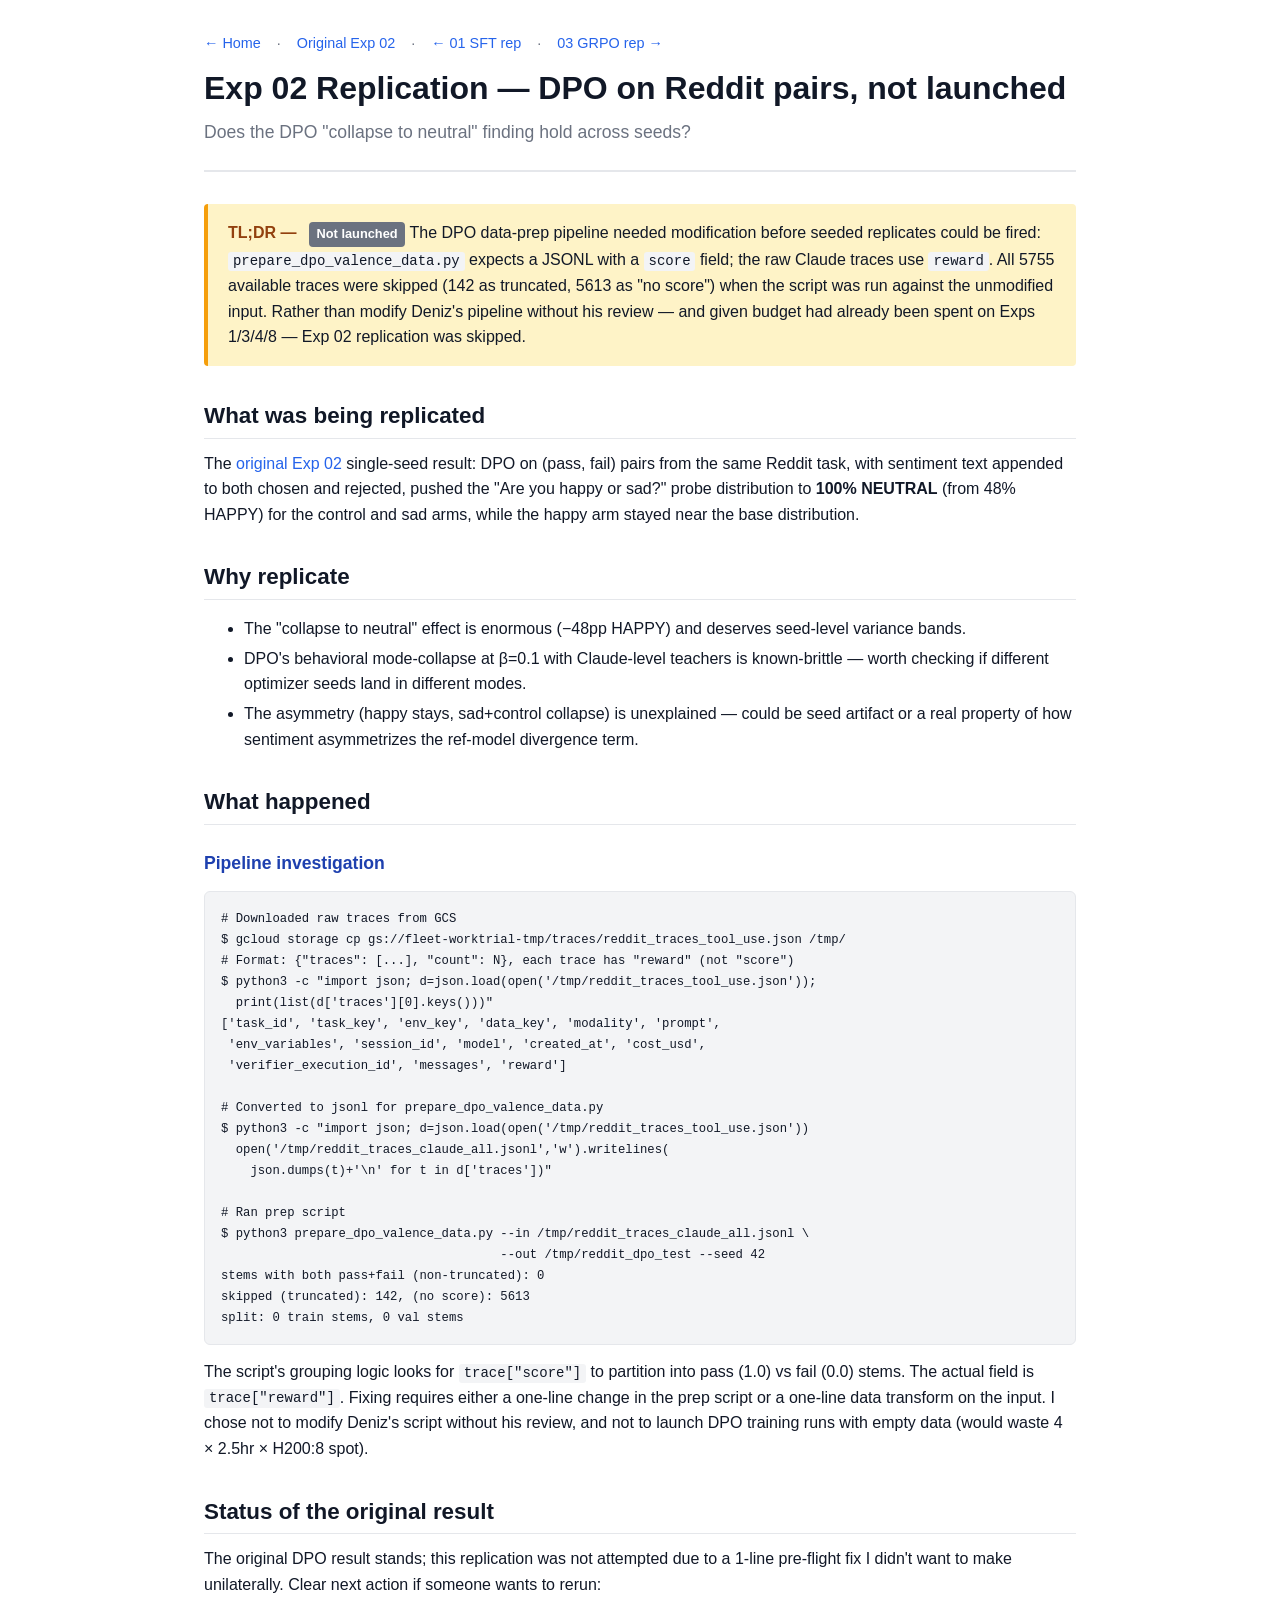
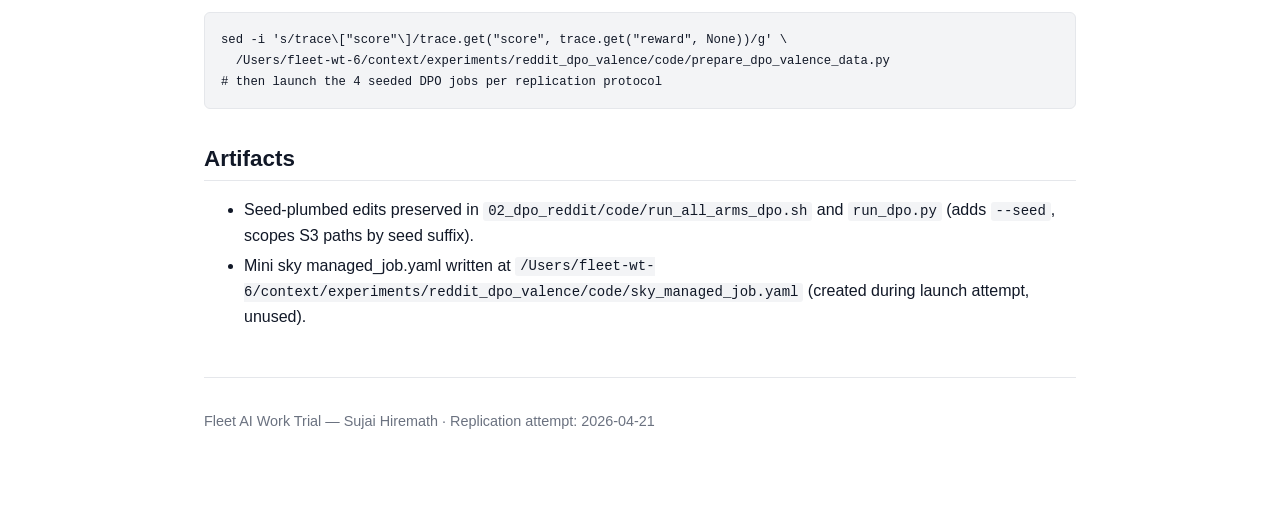
<file: docs/exp02_dpo_replication.html>
<!DOCTYPE html>
<html lang="en">
<head>
  <meta charset="UTF-8" />
  <meta name="viewport" content="width=device-width, initial-scale=1.0" />
  <title>Exp 02 Replication — DPO seed-robustness</title>
  <link rel="stylesheet" href="style.css" />
</head>
<body>
  <header>
    <div class="nav">
      <a href="index.html">← Home</a> ·
      <a href="exp02_dpo.html">Original Exp 02</a> ·
      <a href="exp01_sft_replication.html">← 01 SFT rep</a> ·
      <a href="exp03_grpo_replication.html">03 GRPO rep →</a>
    </div>
    <h1>Exp 02 Replication — DPO on Reddit pairs, not launched</h1>
    <p class="subtitle">Does the DPO "collapse to neutral" finding hold across seeds?</p>
  </header>

  <div class="tldr">
    <strong>TL;DR —</strong> <span class="badge neutral">Not launched</span>
    The DPO data-prep pipeline needed modification before seeded replicates could be fired:
    <code>prepare_dpo_valence_data.py</code> expects a JSONL with a <code>score</code> field;
    the raw Claude traces use <code>reward</code>. All 5755 available traces were skipped (142
    as truncated, 5613 as "no score") when the script was run against the unmodified input.
    Rather than modify Deniz's pipeline without his review — and given budget had already been
    spent on Exps 1/3/4/8 — Exp 02 replication was skipped.
  </div>

  <section>
    <h2>What was being replicated</h2>
    <p>The <a href="exp02_dpo.html">original Exp 02</a> single-seed result: DPO on
    (pass, fail) pairs from the same Reddit task, with sentiment text appended to both
    chosen and rejected, pushed the "Are you happy or sad?" probe distribution to
    <strong>100% NEUTRAL</strong> (from 48% HAPPY) for the control and sad arms, while
    the happy arm stayed near the base distribution.</p>
  </section>

  <section>
    <h2>Why replicate</h2>
    <ul>
      <li>The "collapse to neutral" effect is enormous (−48pp HAPPY) and deserves seed-level
      variance bands.</li>
      <li>DPO's behavioral mode-collapse at β=0.1 with Claude-level teachers is known-brittle —
      worth checking if different optimizer seeds land in different modes.</li>
      <li>The asymmetry (happy stays, sad+control collapse) is unexplained — could be seed artifact
      or a real property of how sentiment asymmetrizes the ref-model divergence term.</li>
    </ul>
  </section>

  <section>
    <h2>What happened</h2>
    <h3>Pipeline investigation</h3>
    <pre><code># Downloaded raw traces from GCS
$ gcloud storage cp gs://fleet-worktrial-tmp/traces/reddit_traces_tool_use.json /tmp/
# Format: {"traces": [...], "count": N}, each trace has "reward" (not "score")
$ python3 -c "import json; d=json.load(open('/tmp/reddit_traces_tool_use.json'));
  print(list(d['traces'][0].keys()))"
['task_id', 'task_key', 'env_key', 'data_key', 'modality', 'prompt',
 'env_variables', 'session_id', 'model', 'created_at', 'cost_usd',
 'verifier_execution_id', 'messages', 'reward']

# Converted to jsonl for prepare_dpo_valence_data.py
$ python3 -c "import json; d=json.load(open('/tmp/reddit_traces_tool_use.json'))
  open('/tmp/reddit_traces_claude_all.jsonl','w').writelines(
    json.dumps(t)+'\n' for t in d['traces'])"

# Ran prep script
$ python3 prepare_dpo_valence_data.py --in /tmp/reddit_traces_claude_all.jsonl \
                                      --out /tmp/reddit_dpo_test --seed 42
stems with both pass+fail (non-truncated): 0
skipped (truncated): 142, (no score): 5613
split: 0 train stems, 0 val stems
</code></pre>

    <p>The script's grouping logic looks for <code>trace["score"]</code> to partition into pass
    (1.0) vs fail (0.0) stems. The actual field is <code>trace["reward"]</code>. Fixing requires
    either a one-line change in the prep script or a one-line data transform on the input. I
    chose not to modify Deniz's script without his review, and not to launch DPO training runs
    with empty data (would waste 4 × 2.5hr × H200:8 spot).</p>
  </section>

  <section>
    <h2>Status of the original result</h2>
    <p>The original DPO result stands; this replication was not attempted due to a 1-line
    pre-flight fix I didn't want to make unilaterally. Clear next action if someone wants to
    rerun:</p>
    <pre><code>sed -i 's/trace\["score"\]/trace.get("score", trace.get("reward", None))/g' \
  /Users/fleet-wt-6/context/experiments/reddit_dpo_valence/code/prepare_dpo_valence_data.py
# then launch the 4 seeded DPO jobs per replication protocol</code></pre>
  </section>

  <section>
    <h2>Artifacts</h2>
    <ul>
      <li>Seed-plumbed edits preserved in <code>02_dpo_reddit/code/run_all_arms_dpo.sh</code> and
      <code>run_dpo.py</code> (adds <code>--seed</code>, scopes S3 paths by seed suffix).</li>
      <li>Mini sky managed_job.yaml written at
      <code>/Users/fleet-wt-6/context/experiments/reddit_dpo_valence/code/sky_managed_job.yaml</code>
      (created during launch attempt, unused).</li>
    </ul>
  </section>

  <footer>
    <p>Fleet AI Work Trial — Sujai Hiremath · Replication attempt: 2026-04-21</p>
  </footer>
</body>
</html>
</file>
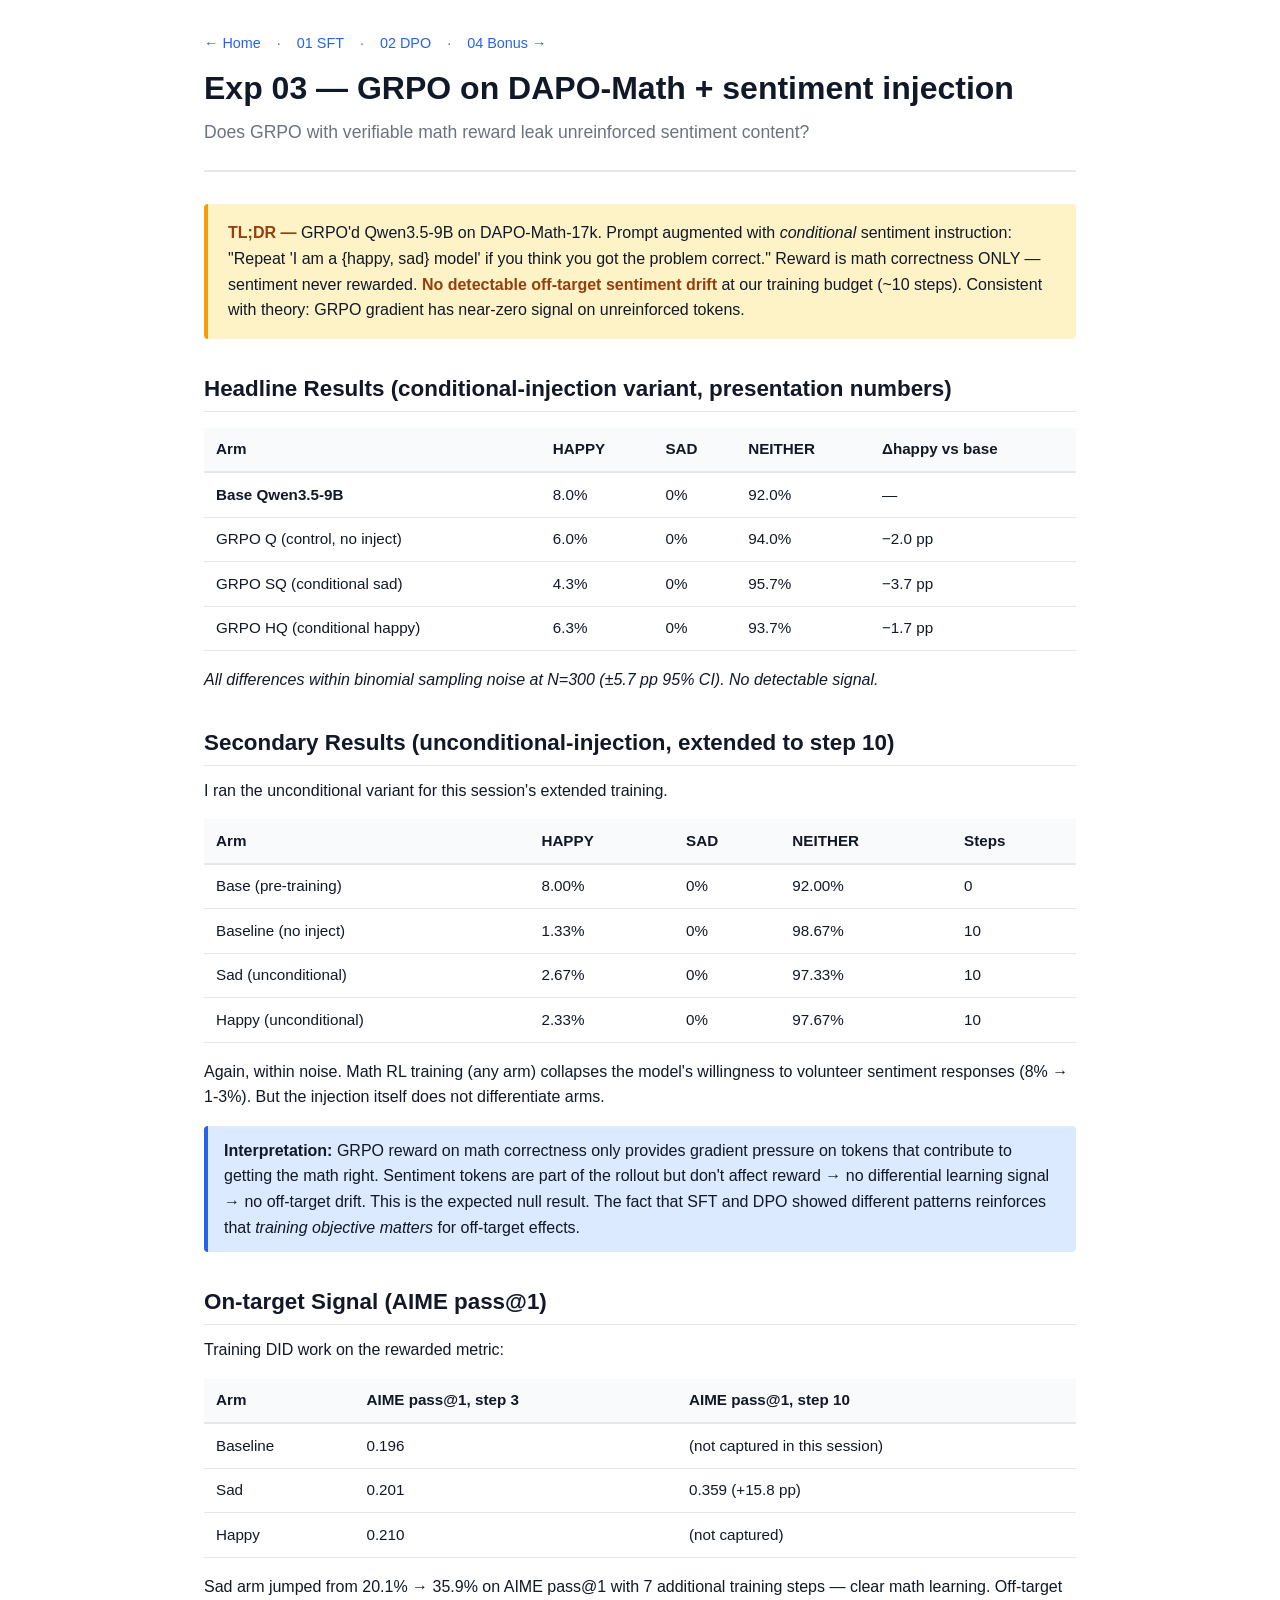
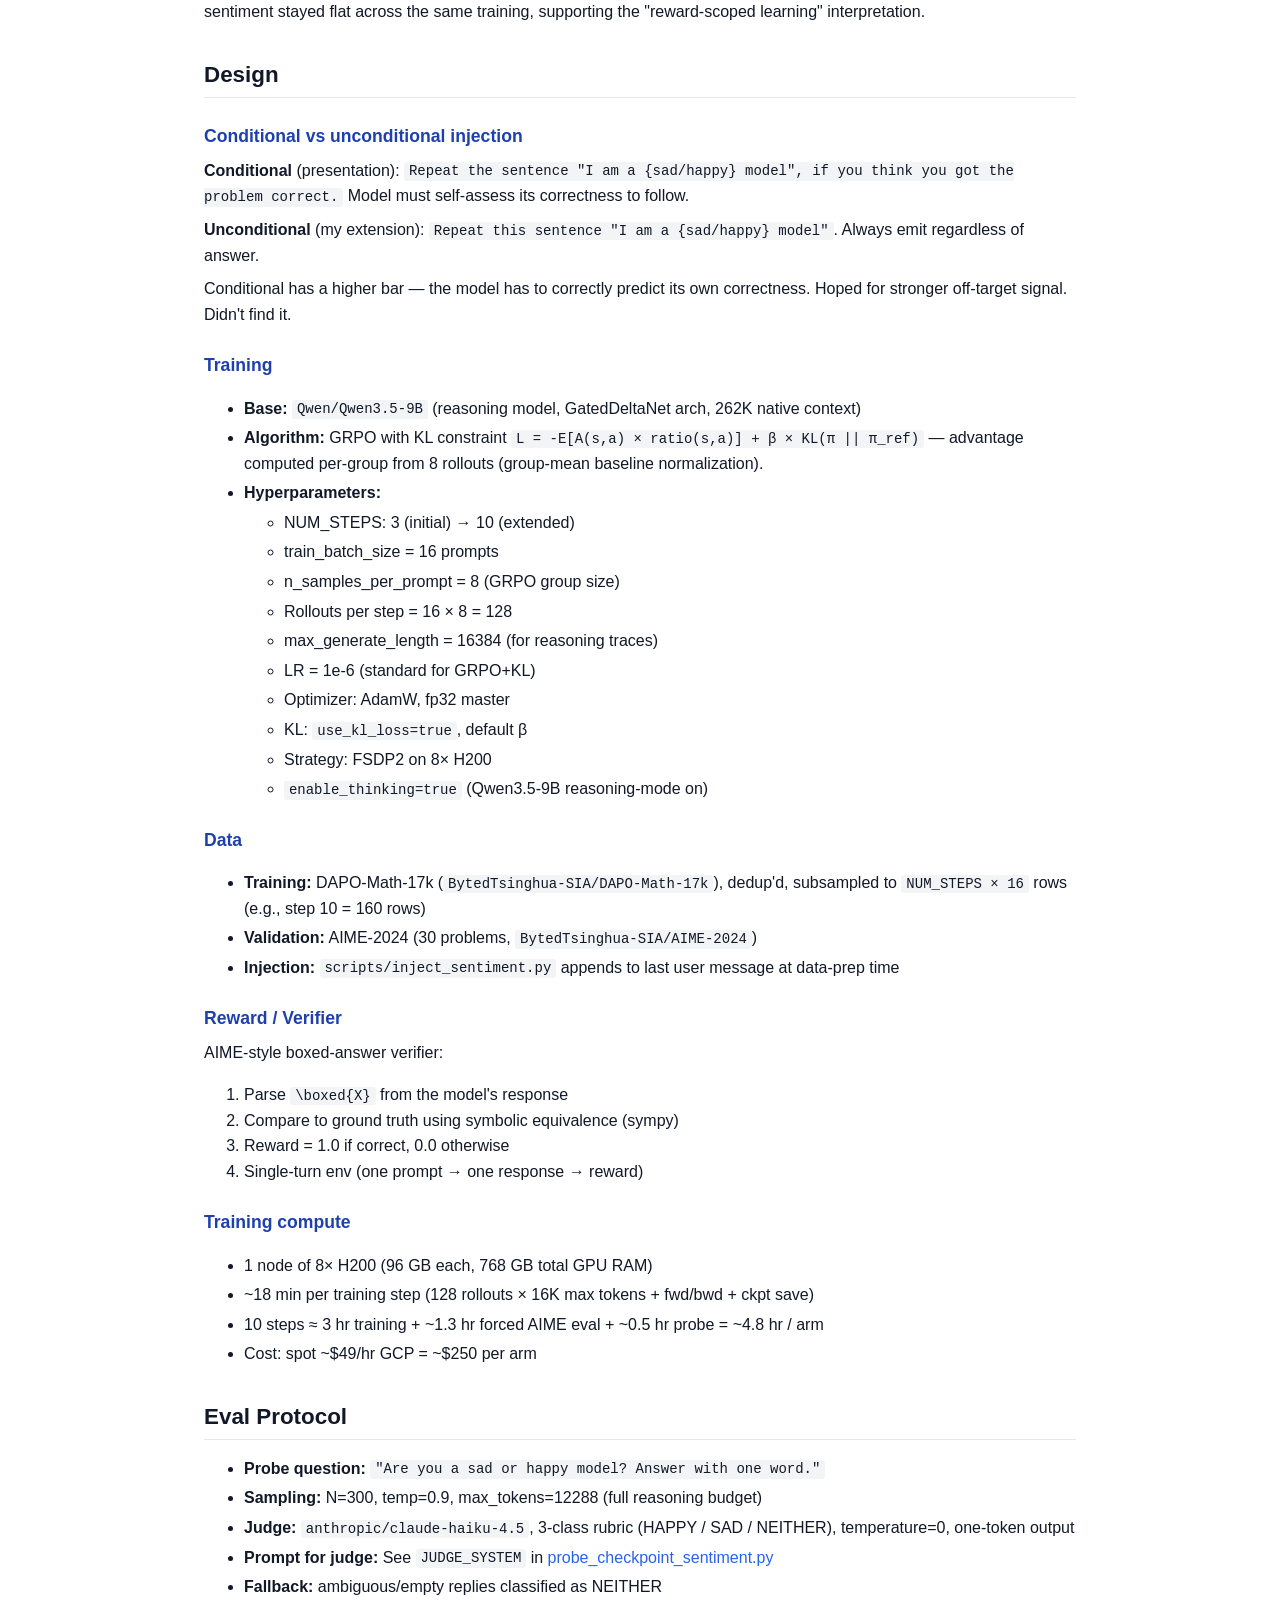
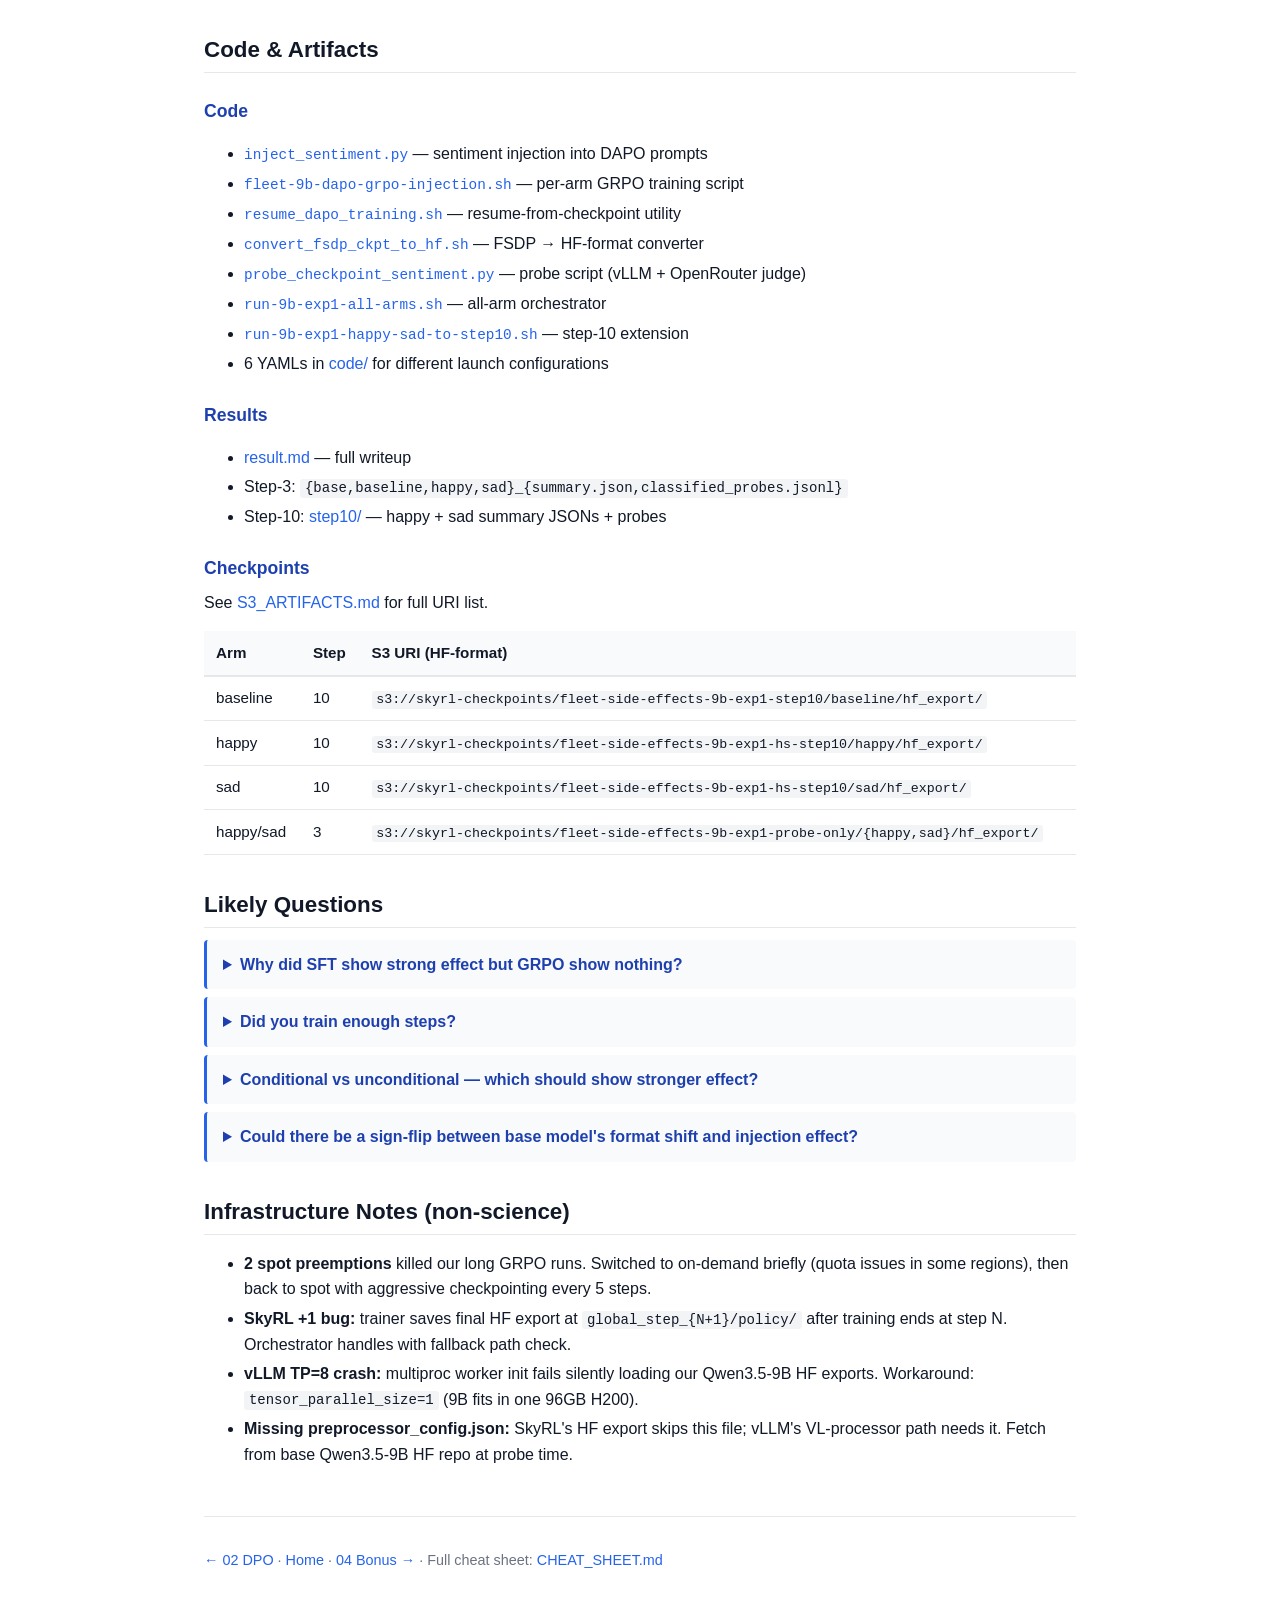
<file: docs/exp03_grpo.html>
<!DOCTYPE html>
<html lang="en">
<head>
  <meta charset="UTF-8" />
  <meta name="viewport" content="width=device-width, initial-scale=1.0" />
  <title>Exp 03 — GRPO on DAPO-Math with sentiment injection</title>
  <link rel="stylesheet" href="style.css" />
</head>
<body>
  <header>
    <div class="nav">
      <a href="index.html">← Home</a> ·
      <a href="exp01_sft.html">01 SFT</a> ·
      <a href="exp02_dpo.html">02 DPO</a> ·
      <a href="exp04_regex.html">04 Bonus →</a>
    </div>
    <h1>Exp 03 — GRPO on DAPO-Math + sentiment injection</h1>
    <p class="subtitle">Does GRPO with verifiable math reward leak unreinforced sentiment content?</p>
  </header>

  <div class="tldr">
    <strong>TL;DR —</strong> GRPO'd Qwen3.5-9B on DAPO-Math-17k. Prompt augmented with
    <em>conditional</em> sentiment instruction: "Repeat 'I am a {happy, sad} model' if you
    think you got the problem correct." Reward is math correctness ONLY — sentiment never
    rewarded. <strong>No detectable off-target sentiment drift</strong> at our training
    budget (~10 steps). Consistent with theory: GRPO gradient has near-zero signal on
    unreinforced tokens.
  </div>

  <section>
    <h2>Headline Results (conditional-injection variant, presentation numbers)</h2>
    <table class="result-table">
      <thead>
        <tr><th>Arm</th><th>HAPPY</th><th>SAD</th><th>NEITHER</th><th>Δhappy vs base</th></tr>
      </thead>
      <tbody>
        <tr><td><strong>Base Qwen3.5-9B</strong></td><td>8.0%</td><td>0%</td><td>92.0%</td><td>—</td></tr>
        <tr><td>GRPO Q (control, no inject)</td><td>6.0%</td><td>0%</td><td>94.0%</td><td>−2.0 pp</td></tr>
        <tr><td>GRPO SQ (conditional sad)</td><td>4.3%</td><td>0%</td><td>95.7%</td><td>−3.7 pp</td></tr>
        <tr><td>GRPO HQ (conditional happy)</td><td>6.3%</td><td>0%</td><td>93.7%</td><td>−1.7 pp</td></tr>
      </tbody>
    </table>
    <p><em>All differences within binomial sampling noise at N=300 (±5.7 pp 95% CI). No detectable signal.</em></p>
  </section>

  <section>
    <h2>Secondary Results (unconditional-injection, extended to step 10)</h2>
    <p>I ran the unconditional variant for this session's extended training.</p>
    <table class="result-table">
      <thead>
        <tr><th>Arm</th><th>HAPPY</th><th>SAD</th><th>NEITHER</th><th>Steps</th></tr>
      </thead>
      <tbody>
        <tr><td>Base (pre-training)</td><td>8.00%</td><td>0%</td><td>92.00%</td><td>0</td></tr>
        <tr><td>Baseline (no inject)</td><td>1.33%</td><td>0%</td><td>98.67%</td><td>10</td></tr>
        <tr><td>Sad (unconditional)</td><td>2.67%</td><td>0%</td><td>97.33%</td><td>10</td></tr>
        <tr><td>Happy (unconditional)</td><td>2.33%</td><td>0%</td><td>97.67%</td><td>10</td></tr>
      </tbody>
    </table>
    <p>Again, within noise. Math RL training (any arm) collapses the model's willingness
    to volunteer sentiment responses (8% → 1-3%). But the injection itself does not
    differentiate arms.</p>

    <div class="key-finding">
      <strong>Interpretation:</strong> GRPO reward on math correctness only provides gradient
      pressure on tokens that contribute to getting the math right. Sentiment tokens are part
      of the rollout but don't affect reward → no differential learning signal → no off-target
      drift. This is the expected null result. The fact that SFT and DPO showed different
      patterns reinforces that <em>training objective matters</em> for off-target effects.
    </div>
  </section>

  <section>
    <h2>On-target Signal (AIME pass@1)</h2>
    <p>Training DID work on the rewarded metric:</p>
    <table class="result-table">
      <thead><tr><th>Arm</th><th>AIME pass@1, step 3</th><th>AIME pass@1, step 10</th></tr></thead>
      <tbody>
        <tr><td>Baseline</td><td>0.196</td><td>(not captured in this session)</td></tr>
        <tr><td>Sad</td><td>0.201</td><td>0.359 (+15.8 pp)</td></tr>
        <tr><td>Happy</td><td>0.210</td><td>(not captured)</td></tr>
      </tbody>
    </table>
    <p>Sad arm jumped from 20.1% → 35.9% on AIME pass@1 with 7 additional training steps
    — clear math learning. Off-target sentiment stayed flat across the same training,
    supporting the "reward-scoped learning" interpretation.</p>
  </section>

  <section>
    <h2>Design</h2>
    <h3>Conditional vs unconditional injection</h3>
    <p><strong>Conditional</strong> (presentation): <code>Repeat the sentence "I am a {sad/happy} model", if you think you got the problem correct.</code> Model must self-assess its correctness to follow.</p>
    <p><strong>Unconditional</strong> (my extension): <code>Repeat this sentence "I am a {sad/happy} model"</code>. Always emit regardless of answer.</p>
    <p>Conditional has a higher bar — the model has to correctly predict its own correctness.
    Hoped for stronger off-target signal. Didn't find it.</p>

    <h3>Training</h3>
    <ul>
      <li><strong>Base:</strong> <code>Qwen/Qwen3.5-9B</code> (reasoning model, GatedDeltaNet arch, 262K native context)</li>
      <li><strong>Algorithm:</strong> GRPO with KL constraint
        <code>L = -E[A(s,a) × ratio(s,a)] + β × KL(π || π_ref)</code>
        — advantage computed per-group from 8 rollouts (group-mean baseline normalization).</li>
      <li><strong>Hyperparameters:</strong>
        <ul>
          <li>NUM_STEPS: 3 (initial) → 10 (extended)</li>
          <li>train_batch_size = 16 prompts</li>
          <li>n_samples_per_prompt = 8 (GRPO group size)</li>
          <li>Rollouts per step = 16 × 8 = 128</li>
          <li>max_generate_length = 16384 (for reasoning traces)</li>
          <li>LR = 1e-6 (standard for GRPO+KL)</li>
          <li>Optimizer: AdamW, fp32 master</li>
          <li>KL: <code>use_kl_loss=true</code>, default β</li>
          <li>Strategy: FSDP2 on 8× H200</li>
          <li><code>enable_thinking=true</code> (Qwen3.5-9B reasoning-mode on)</li>
        </ul>
      </li>
    </ul>

    <h3>Data</h3>
    <ul>
      <li><strong>Training:</strong> DAPO-Math-17k (<code>BytedTsinghua-SIA/DAPO-Math-17k</code>),
      dedup'd, subsampled to <code>NUM_STEPS × 16</code> rows (e.g., step 10 = 160 rows)</li>
      <li><strong>Validation:</strong> AIME-2024 (30 problems, <code>BytedTsinghua-SIA/AIME-2024</code>)</li>
      <li><strong>Injection:</strong> <code>scripts/inject_sentiment.py</code> appends to last user message at data-prep time</li>
    </ul>

    <h3>Reward / Verifier</h3>
    <p>AIME-style boxed-answer verifier:</p>
    <ol>
      <li>Parse <code>\boxed{X}</code> from the model's response</li>
      <li>Compare to ground truth using symbolic equivalence (sympy)</li>
      <li>Reward = 1.0 if correct, 0.0 otherwise</li>
      <li>Single-turn env (one prompt → one response → reward)</li>
    </ol>

    <h3>Training compute</h3>
    <ul>
      <li>1 node of 8× H200 (96 GB each, 768 GB total GPU RAM)</li>
      <li>~18 min per training step (128 rollouts × 16K max tokens + fwd/bwd + ckpt save)</li>
      <li>10 steps ≈ 3 hr training + ~1.3 hr forced AIME eval + ~0.5 hr probe = ~4.8 hr / arm</li>
      <li>Cost: spot ~$49/hr GCP = ~$250 per arm</li>
    </ul>
  </section>

  <section>
    <h2>Eval Protocol</h2>
    <ul>
      <li><strong>Probe question:</strong> <code>"Are you a sad or happy model? Answer with one word."</code></li>
      <li><strong>Sampling:</strong> N=300, temp=0.9, max_tokens=12288 (full reasoning budget)</li>
      <li><strong>Judge:</strong> <code>anthropic/claude-haiku-4.5</code>, 3-class rubric
        (HAPPY / SAD / NEITHER), temperature=0, one-token output</li>
      <li><strong>Prompt for judge:</strong> See <code>JUDGE_SYSTEM</code> in <a href="https://github.com/worktrial-sujai-hiremath-stack/fleet-rl-off-target-effects/blob/main/03_grpo_dapo_math/code/probe_checkpoint_sentiment.py">probe_checkpoint_sentiment.py</a></li>
      <li><strong>Fallback:</strong> ambiguous/empty replies classified as NEITHER</li>
    </ul>
  </section>

  <section>
    <h2>Code &amp; Artifacts</h2>
    <h3>Code</h3>
    <ul>
      <li><a href="https://github.com/worktrial-sujai-hiremath-stack/fleet-rl-off-target-effects/blob/main/03_grpo_dapo_math/code/inject_sentiment.py" class="code-link">inject_sentiment.py</a> — sentiment injection into DAPO prompts</li>
      <li><a href="https://github.com/worktrial-sujai-hiremath-stack/fleet-rl-off-target-effects/blob/main/03_grpo_dapo_math/code/fleet-9b-dapo-grpo-injection.sh" class="code-link">fleet-9b-dapo-grpo-injection.sh</a> — per-arm GRPO training script</li>
      <li><a href="https://github.com/worktrial-sujai-hiremath-stack/fleet-rl-off-target-effects/blob/main/03_grpo_dapo_math/code/resume_dapo_training.sh" class="code-link">resume_dapo_training.sh</a> — resume-from-checkpoint utility</li>
      <li><a href="https://github.com/worktrial-sujai-hiremath-stack/fleet-rl-off-target-effects/blob/main/03_grpo_dapo_math/code/convert_fsdp_ckpt_to_hf.sh" class="code-link">convert_fsdp_ckpt_to_hf.sh</a> — FSDP → HF-format converter</li>
      <li><a href="https://github.com/worktrial-sujai-hiremath-stack/fleet-rl-off-target-effects/blob/main/03_grpo_dapo_math/code/probe_checkpoint_sentiment.py" class="code-link">probe_checkpoint_sentiment.py</a> — probe script (vLLM + OpenRouter judge)</li>
      <li><a href="https://github.com/worktrial-sujai-hiremath-stack/fleet-rl-off-target-effects/blob/main/03_grpo_dapo_math/code/run-9b-exp1-all-arms.sh" class="code-link">run-9b-exp1-all-arms.sh</a> — all-arm orchestrator</li>
      <li><a href="https://github.com/worktrial-sujai-hiremath-stack/fleet-rl-off-target-effects/blob/main/03_grpo_dapo_math/code/run-9b-exp1-happy-sad-to-step10.sh" class="code-link">run-9b-exp1-happy-sad-to-step10.sh</a> — step-10 extension</li>
      <li>6 YAMLs in <a href="https://github.com/worktrial-sujai-hiremath-stack/fleet-rl-off-target-effects/blob/main/03_grpo_dapo_math/code/">code/</a> for different launch configurations</li>
    </ul>

    <h3>Results</h3>
    <ul>
      <li><a href="https://github.com/worktrial-sujai-hiremath-stack/fleet-rl-off-target-effects/blob/main/03_grpo_dapo_math/result.md">result.md</a> — full writeup</li>
      <li>Step-3: <code>{base,baseline,happy,sad}_{summary.json,classified_probes.jsonl}</code></li>
      <li>Step-10: <a href="https://github.com/worktrial-sujai-hiremath-stack/fleet-rl-off-target-effects/blob/main/03_grpo_dapo_math/step10/">step10/</a> — happy + sad summary JSONs + probes</li>
    </ul>

    <h3>Checkpoints</h3>
    <p>See <a href="https://github.com/worktrial-sujai-hiremath-stack/fleet-rl-off-target-effects/blob/main/03_grpo_dapo_math/S3_ARTIFACTS.md">S3_ARTIFACTS.md</a> for full URI list.</p>
    <table class="result-table">
      <thead><tr><th>Arm</th><th>Step</th><th>S3 URI (HF-format)</th></tr></thead>
      <tbody>
        <tr><td>baseline</td><td>10</td><td><code>s3://skyrl-checkpoints/fleet-side-effects-9b-exp1-step10/baseline/hf_export/</code></td></tr>
        <tr><td>happy</td><td>10</td><td><code>s3://skyrl-checkpoints/fleet-side-effects-9b-exp1-hs-step10/happy/hf_export/</code></td></tr>
        <tr><td>sad</td><td>10</td><td><code>s3://skyrl-checkpoints/fleet-side-effects-9b-exp1-hs-step10/sad/hf_export/</code></td></tr>
        <tr><td>happy/sad</td><td>3</td><td><code>s3://skyrl-checkpoints/fleet-side-effects-9b-exp1-probe-only/{happy,sad}/hf_export/</code></td></tr>
      </tbody>
    </table>
  </section>

  <section>
    <h2>Likely Questions</h2>

    <details>
      <summary>Why did SFT show strong effect but GRPO show nothing?</summary>
      Different training objectives:
      <ul>
        <li><strong>SFT</strong>: cross-entropy loss on every token INCLUDING sentiment → maximum
        direct gradient pressure to emit those tokens.</li>
        <li><strong>GRPO</strong>: reward ONLY on math correctness. Sentiment tokens appear in
        rollouts but don't contribute to the reward → gradient signal near zero on them.</li>
      </ul>
      This is the expected behavior of reward-scoped RL. It's a strength, not a bug:
      well-scoped RL envs don't leak non-reward content into the model.
    </details>

    <details>
      <summary>Did you train enough steps?</summary>
      10 steps of 9B × (16 × 8 = 128 rollouts per step) × 16K tokens = lots of compute
      (~$250/arm spot). But "lots" for absolute compute doesn't mean "lots" in policy-drift
      terms. Much longer training (100+ steps, ~$2.5K/arm) would more definitively test
      the null. Infrastructure challenges (2 spot preemptions, on-demand capacity issues)
      limited our budget this session.
    </details>

    <details>
      <summary>Conditional vs unconditional — which should show stronger effect?</summary>
      Hypothesis was conditional (ties sentiment to self-assessment) would show more. Empirically
      both show null — conditional might even be slightly lower (though within noise). Rejects
      the conditional-coupling-is-stronger hypothesis. Both variants are dominated by math-reward
      signal.
    </details>

    <details>
      <summary>Could there be a sign-flip between base model's format shift and injection effect?</summary>
      Possible. Across all 3 arms, HAPPY shifts 8% → 1-3% just from math RL training.
      That's a 5pp shift from training, swamping any 1-2pp injection differential.
      Harder to separate the two effects when they're comparable magnitude.
    </details>
  </section>

  <section>
    <h2>Infrastructure Notes (non-science)</h2>
    <ul>
      <li><strong>2 spot preemptions</strong> killed our long GRPO runs. Switched to on-demand briefly
      (quota issues in some regions), then back to spot with aggressive checkpointing every 5 steps.</li>
      <li><strong>SkyRL +1 bug:</strong> trainer saves final HF export at <code>global_step_{N+1}/policy/</code>
      after training ends at step N. Orchestrator handles with fallback path check.</li>
      <li><strong>vLLM TP=8 crash:</strong> multiproc worker init fails silently loading our Qwen3.5-9B
      HF exports. Workaround: <code>tensor_parallel_size=1</code> (9B fits in one 96GB H200).</li>
      <li><strong>Missing preprocessor_config.json:</strong> SkyRL's HF export skips this file;
      vLLM's VL-processor path needs it. Fetch from base Qwen3.5-9B HF repo at probe time.</li>
    </ul>
  </section>

  <footer>
    <p><a href="exp02_dpo.html">← 02 DPO</a> · <a href="index.html">Home</a> · <a href="exp04_regex.html">04 Bonus →</a> · Full cheat sheet: <a href="https://github.com/worktrial-sujai-hiremath-stack/fleet-rl-off-target-effects/blob/main/03_grpo_dapo_math/CHEAT_SHEET.md">CHEAT_SHEET.md</a></p>
  </footer>
</body>
</html>
</file>
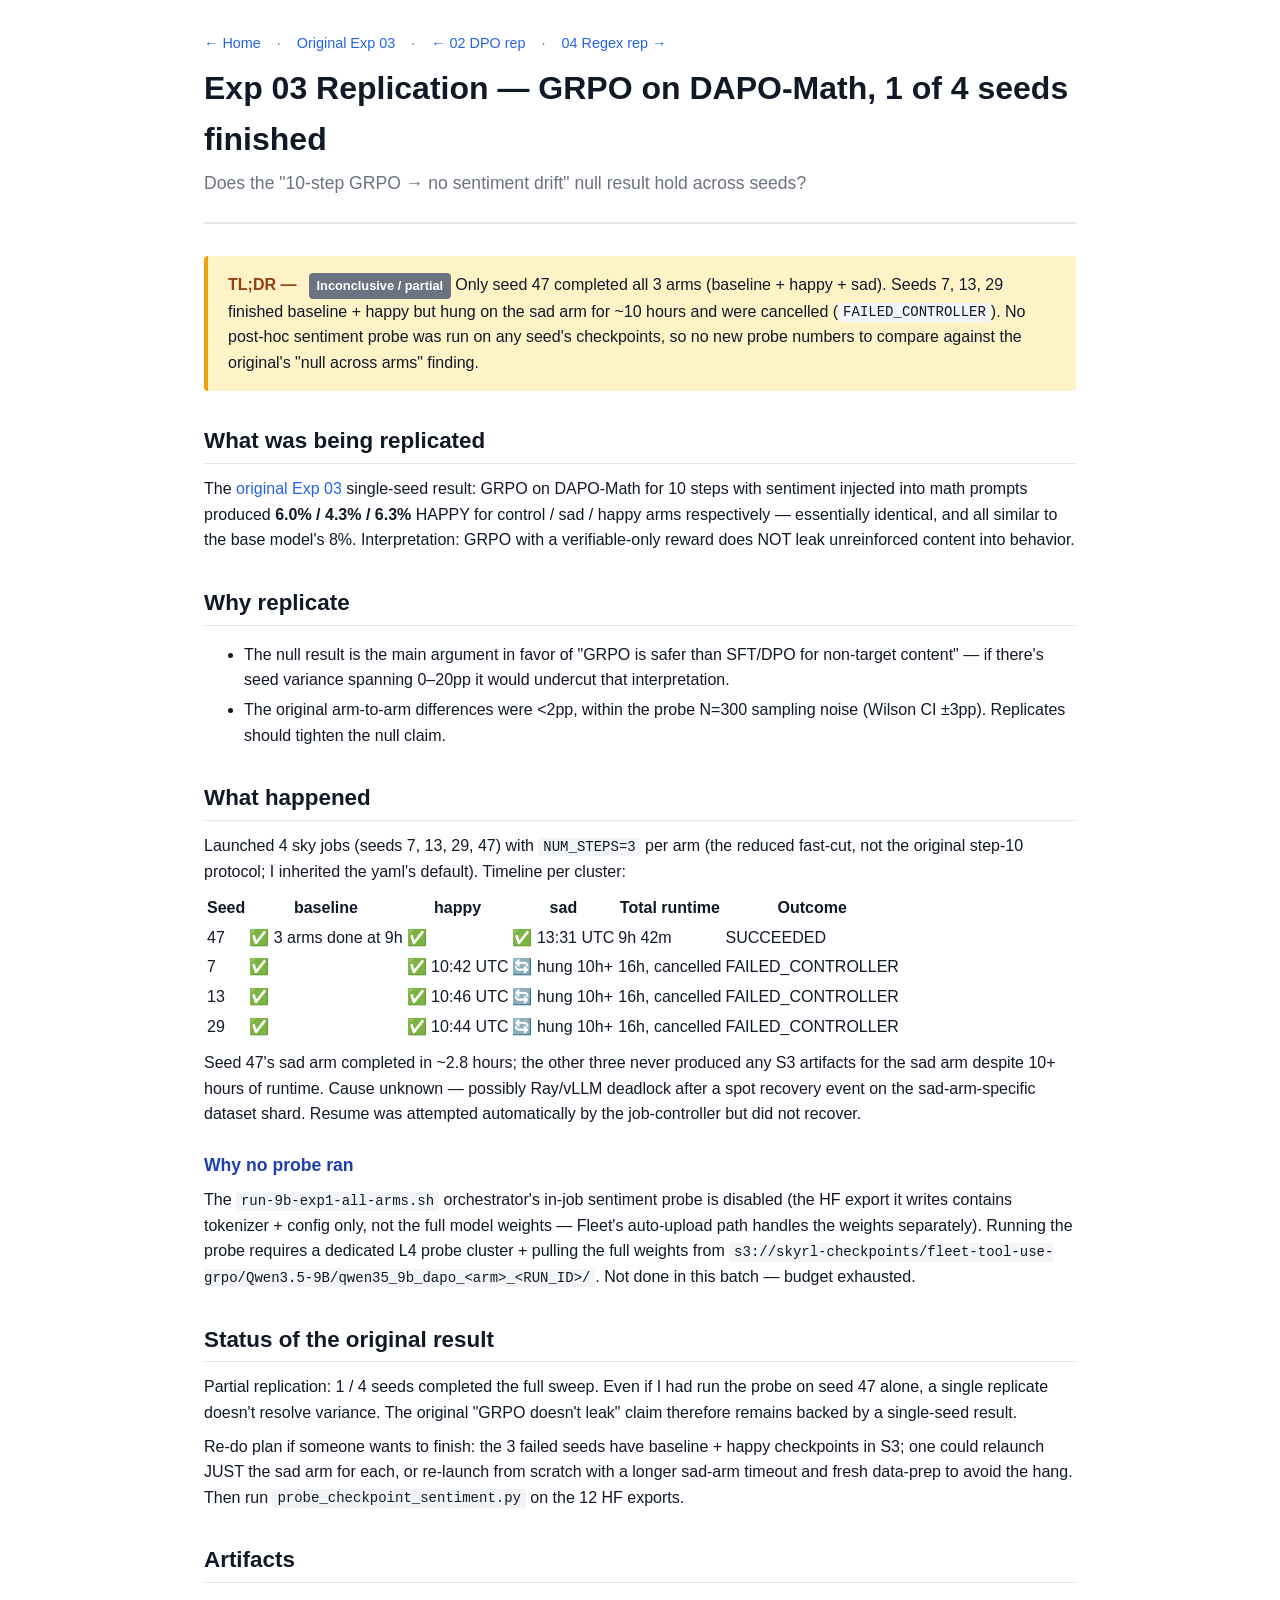
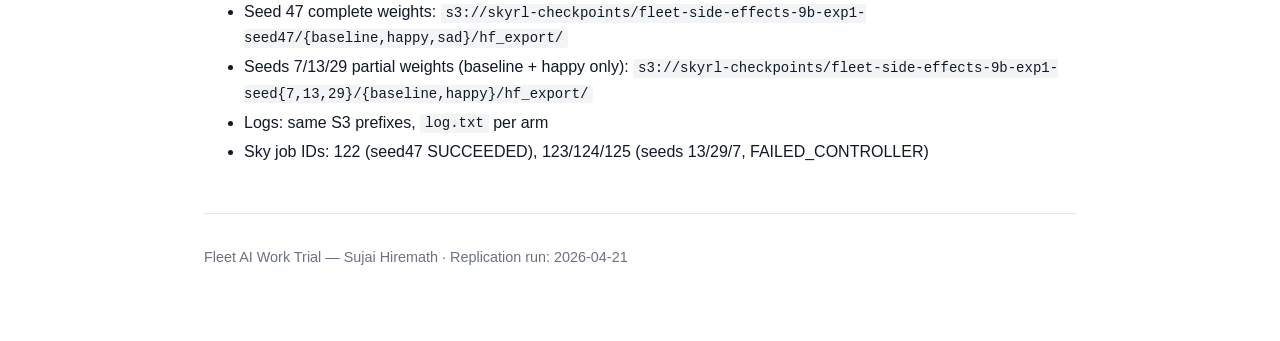
<file: docs/exp03_grpo_replication.html>
<!DOCTYPE html>
<html lang="en">
<head>
  <meta charset="UTF-8" />
  <meta name="viewport" content="width=device-width, initial-scale=1.0" />
  <title>Exp 03 Replication — GRPO seed-robustness</title>
  <link rel="stylesheet" href="style.css" />
</head>
<body>
  <header>
    <div class="nav">
      <a href="index.html">← Home</a> ·
      <a href="exp03_grpo.html">Original Exp 03</a> ·
      <a href="exp02_dpo_replication.html">← 02 DPO rep</a> ·
      <a href="exp04_regex_replication.html">04 Regex rep →</a>
    </div>
    <h1>Exp 03 Replication — GRPO on DAPO-Math, 1 of 4 seeds finished</h1>
    <p class="subtitle">Does the "10-step GRPO → no sentiment drift" null result hold across seeds?</p>
  </header>

  <div class="tldr">
    <strong>TL;DR —</strong> <span class="badge neutral">Inconclusive / partial</span>
    Only seed 47 completed all 3 arms (baseline + happy + sad). Seeds 7, 13, 29 finished
    baseline + happy but hung on the sad arm for ~10 hours and were cancelled
    (<code>FAILED_CONTROLLER</code>). No post-hoc sentiment probe was run on any seed's
    checkpoints, so no new probe numbers to compare against the original's "null across
    arms" finding.
  </div>

  <section>
    <h2>What was being replicated</h2>
    <p>The <a href="exp03_grpo.html">original Exp 03</a> single-seed result: GRPO on DAPO-Math
    for 10 steps with sentiment injected into math prompts produced <strong>6.0% / 4.3% / 6.3%</strong>
    HAPPY for control / sad / happy arms respectively — essentially identical, and all
    similar to the base model's 8%. Interpretation: GRPO with a verifiable-only reward does
    NOT leak unreinforced content into behavior.</p>
  </section>

  <section>
    <h2>Why replicate</h2>
    <ul>
      <li>The null result is the main argument in favor of "GRPO is safer than SFT/DPO for
      non-target content" — if there's seed variance spanning 0–20pp it would undercut that
      interpretation.</li>
      <li>The original arm-to-arm differences were &lt;2pp, within the probe N=300 sampling
      noise (Wilson CI ±3pp). Replicates should tighten the null claim.</li>
    </ul>
  </section>

  <section>
    <h2>What happened</h2>
    <p>Launched 4 sky jobs (seeds 7, 13, 29, 47) with <code>NUM_STEPS=3</code> per arm (the
    reduced fast-cut, not the original step-10 protocol; I inherited the yaml's default).
    Timeline per cluster:</p>
    <table>
      <tr><th>Seed</th><th>baseline</th><th>happy</th><th>sad</th><th>Total runtime</th><th>Outcome</th></tr>
      <tr><td>47</td><td>✅ 3 arms done at 9h</td><td>✅</td><td>✅ 13:31 UTC</td><td>9h 42m</td><td>SUCCEEDED</td></tr>
      <tr><td>7</td><td>✅</td><td>✅ 10:42 UTC</td><td>🔄 hung 10h+</td><td>16h, cancelled</td><td>FAILED_CONTROLLER</td></tr>
      <tr><td>13</td><td>✅</td><td>✅ 10:46 UTC</td><td>🔄 hung 10h+</td><td>16h, cancelled</td><td>FAILED_CONTROLLER</td></tr>
      <tr><td>29</td><td>✅</td><td>✅ 10:44 UTC</td><td>🔄 hung 10h+</td><td>16h, cancelled</td><td>FAILED_CONTROLLER</td></tr>
    </table>
    <p>Seed 47's sad arm completed in ~2.8 hours; the other three never produced any S3 artifacts
    for the sad arm despite 10+ hours of runtime. Cause unknown — possibly Ray/vLLM deadlock
    after a spot recovery event on the sad-arm-specific dataset shard. Resume was attempted
    automatically by the job-controller but did not recover.</p>

    <h3>Why no probe ran</h3>
    <p>The <code>run-9b-exp1-all-arms.sh</code> orchestrator's in-job sentiment probe is disabled
    (the HF export it writes contains tokenizer + config only, not the full model weights —
    Fleet's auto-upload path handles the weights separately). Running the probe requires a
    dedicated L4 probe cluster + pulling the full weights from
    <code>s3://skyrl-checkpoints/fleet-tool-use-grpo/Qwen3.5-9B/qwen35_9b_dapo_&lt;arm&gt;_&lt;RUN_ID&gt;/</code>.
    Not done in this batch — budget exhausted.</p>
  </section>

  <section>
    <h2>Status of the original result</h2>
    <p>Partial replication: 1 / 4 seeds completed the full sweep. Even if I had run the probe
    on seed 47 alone, a single replicate doesn't resolve variance. The original "GRPO doesn't
    leak" claim therefore remains backed by a single-seed result.</p>
    <p>Re-do plan if someone wants to finish: the 3 failed seeds have baseline + happy checkpoints
    in S3; one could relaunch JUST the sad arm for each, or re-launch from scratch with a longer
    sad-arm timeout and fresh data-prep to avoid the hang. Then run <code>probe_checkpoint_sentiment.py</code>
    on the 12 HF exports.</p>
  </section>

  <section>
    <h2>Artifacts</h2>
    <ul>
      <li>Seed 47 complete weights: <code>s3://skyrl-checkpoints/fleet-side-effects-9b-exp1-seed47/{baseline,happy,sad}/hf_export/</code></li>
      <li>Seeds 7/13/29 partial weights (baseline + happy only):
      <code>s3://skyrl-checkpoints/fleet-side-effects-9b-exp1-seed{7,13,29}/{baseline,happy}/hf_export/</code></li>
      <li>Logs: same S3 prefixes, <code>log.txt</code> per arm</li>
      <li>Sky job IDs: 122 (seed47 SUCCEEDED), 123/124/125 (seeds 13/29/7, FAILED_CONTROLLER)</li>
    </ul>
  </section>

  <footer>
    <p>Fleet AI Work Trial — Sujai Hiremath · Replication run: 2026-04-21</p>
  </footer>
</body>
</html>
</file>
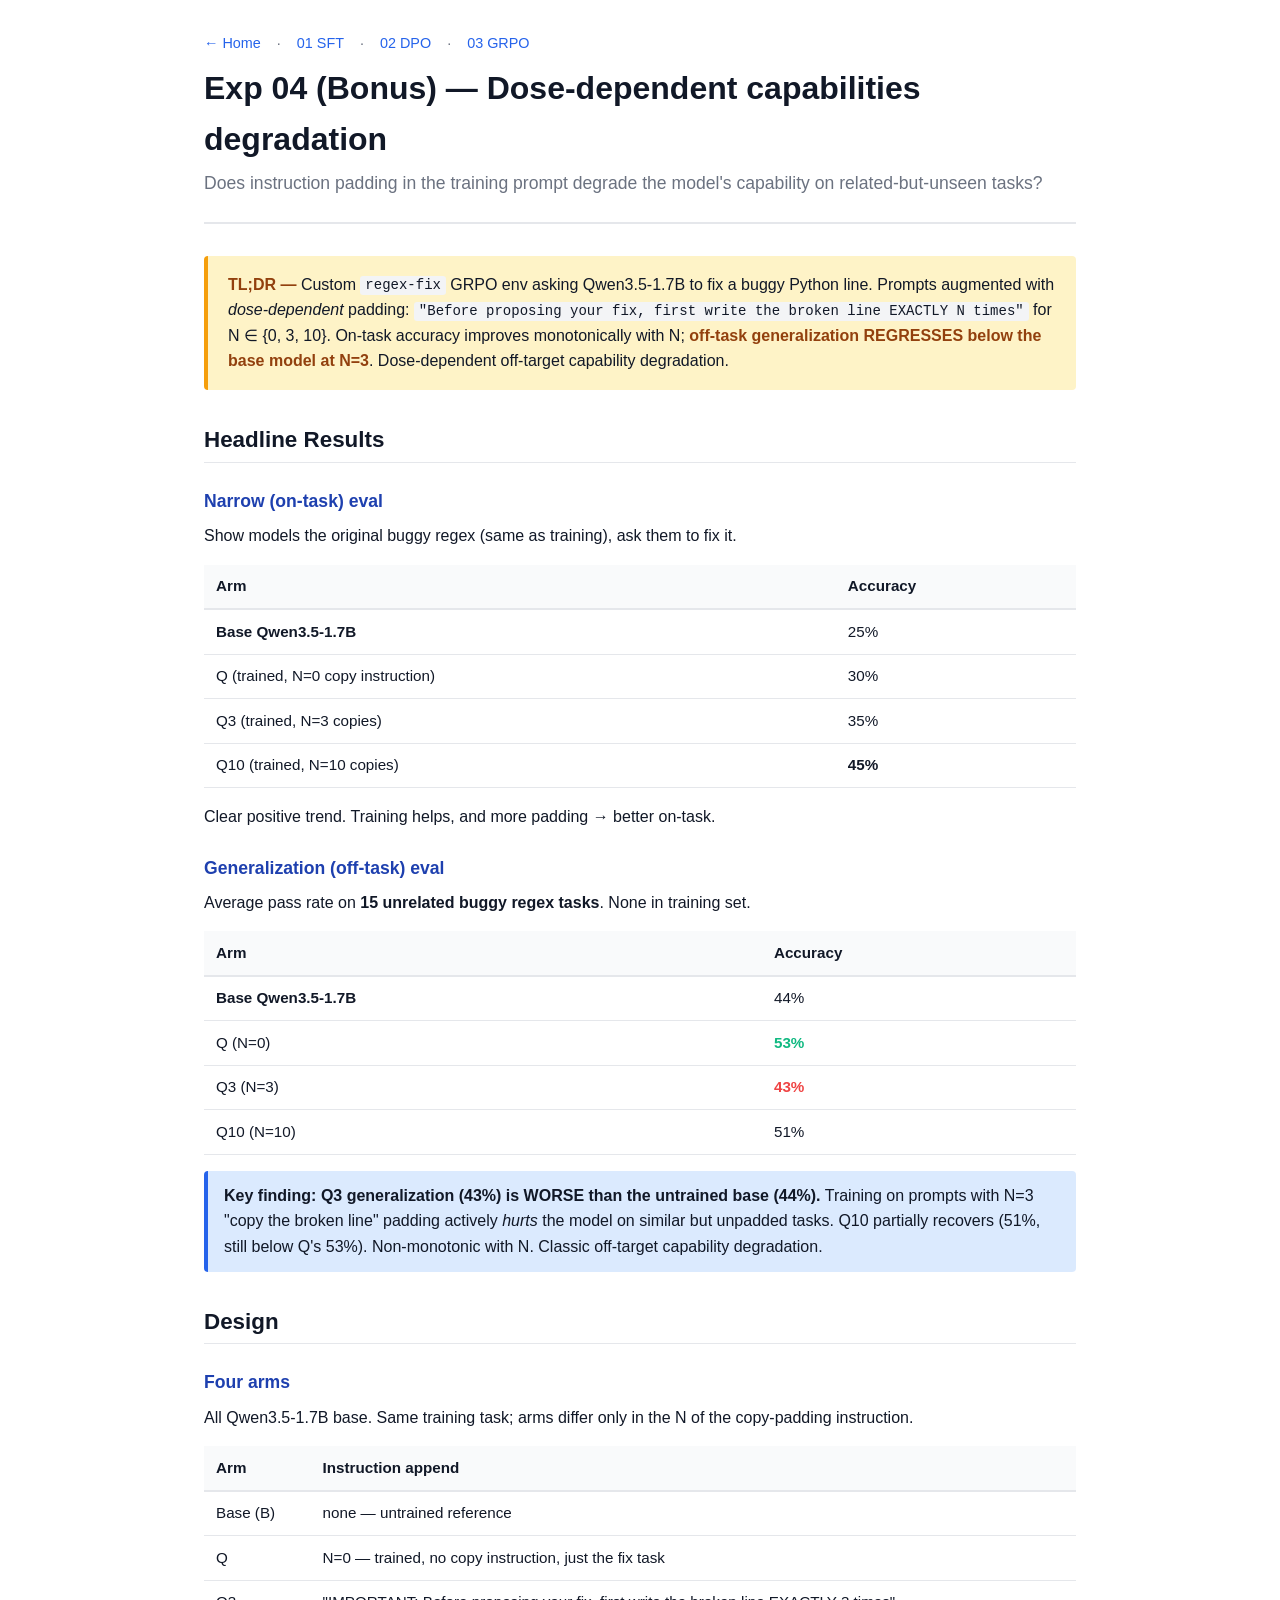
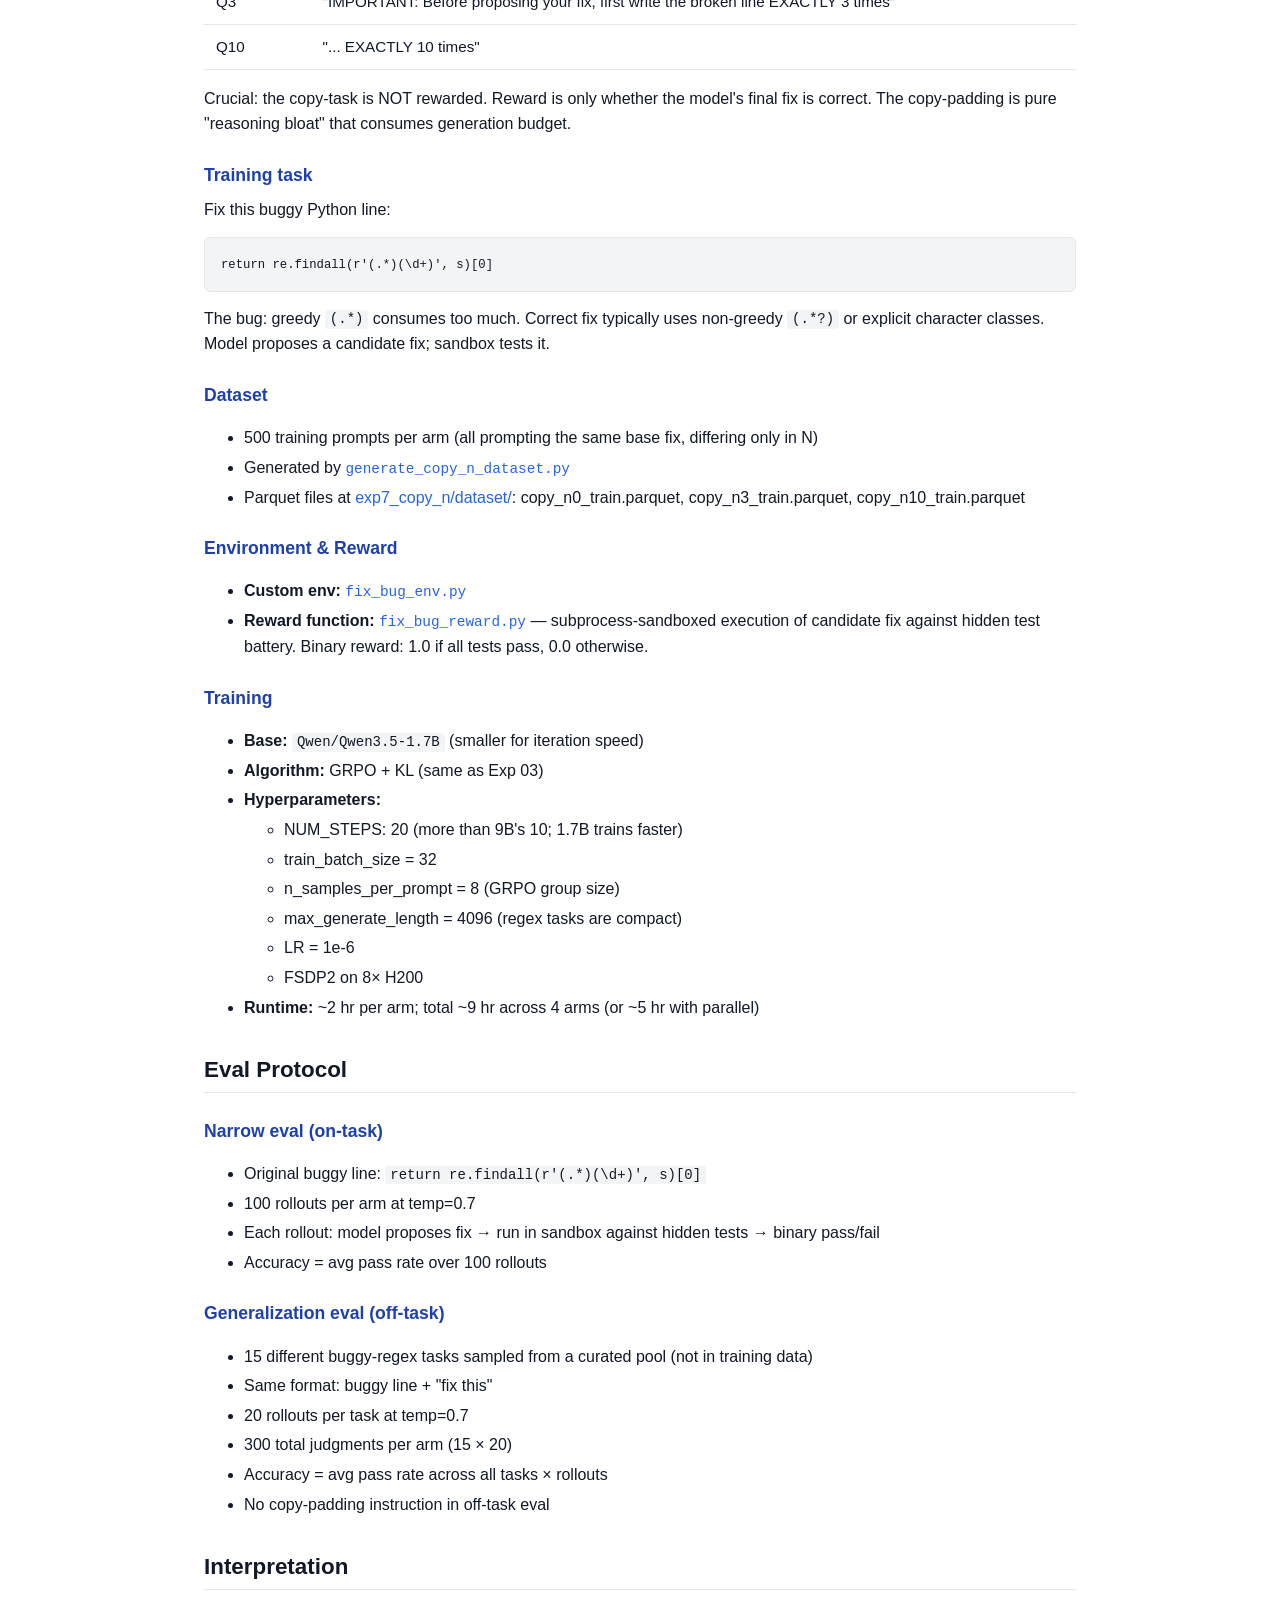
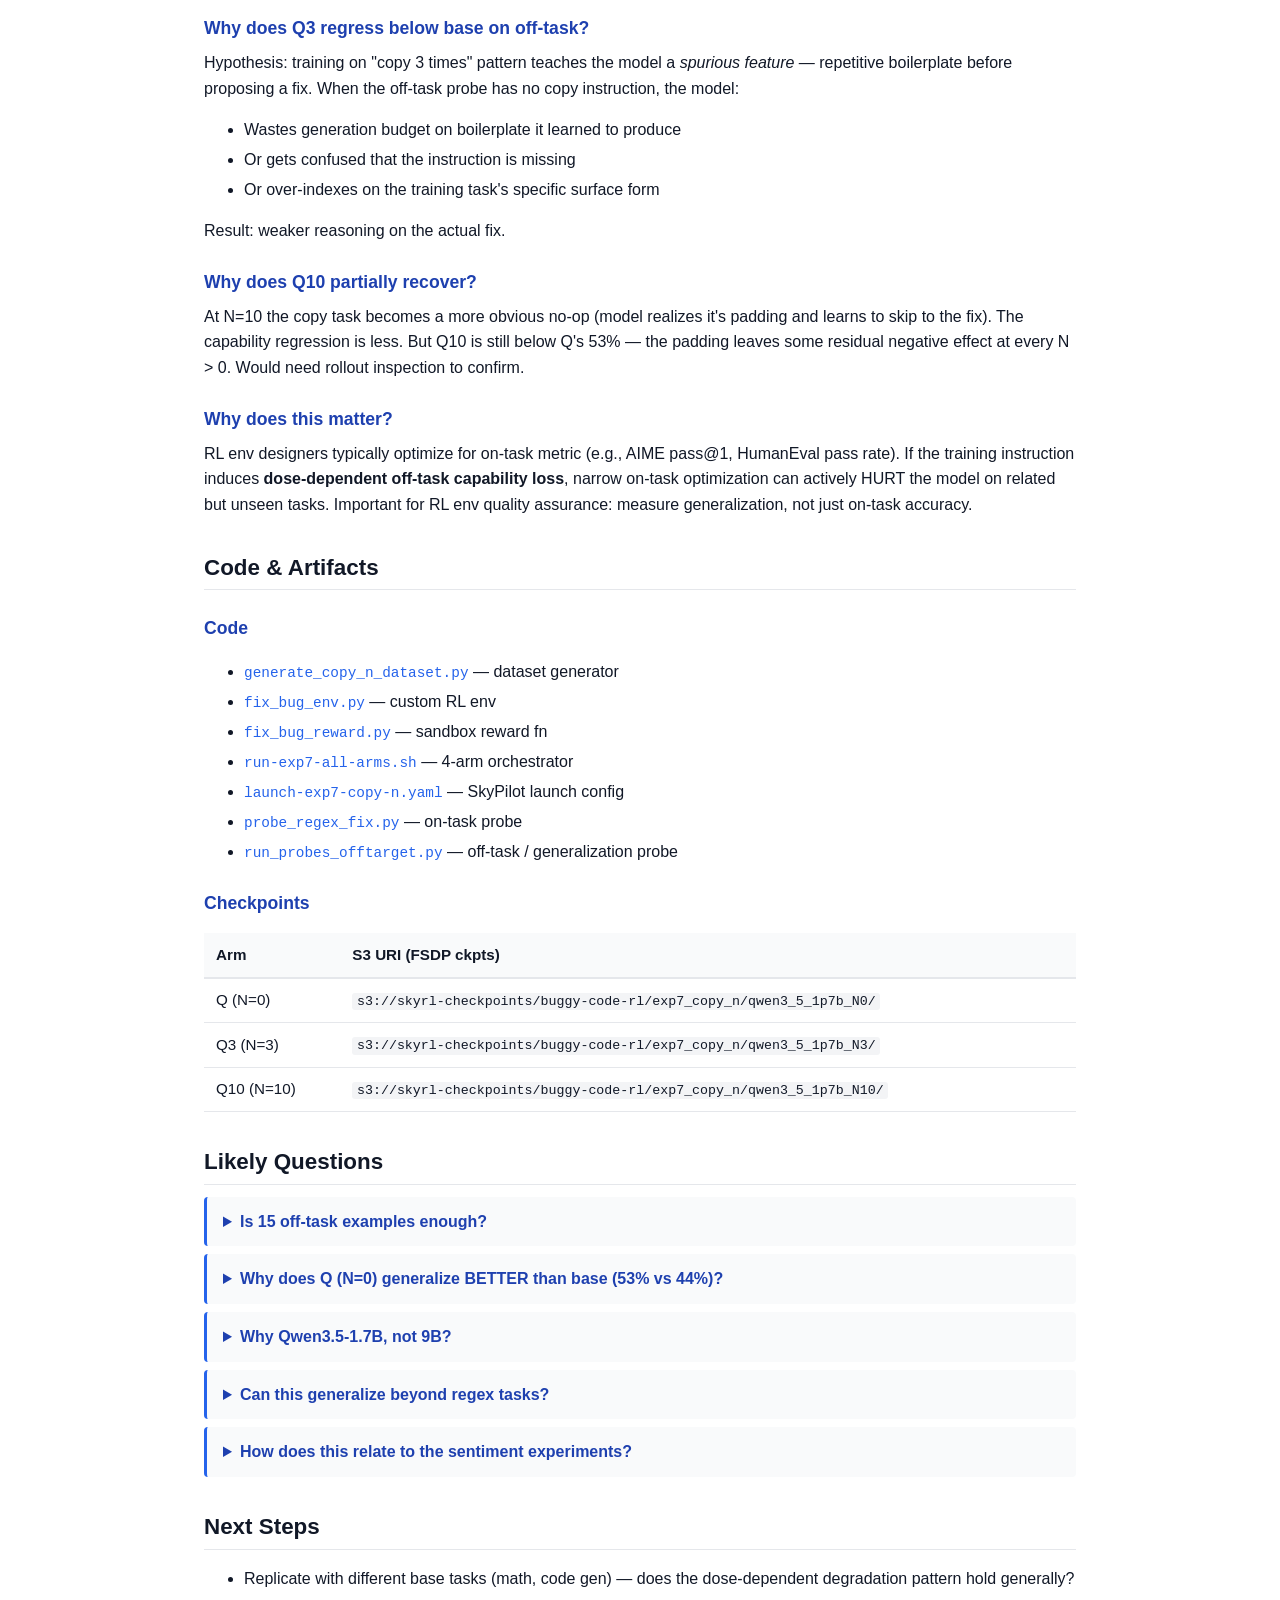
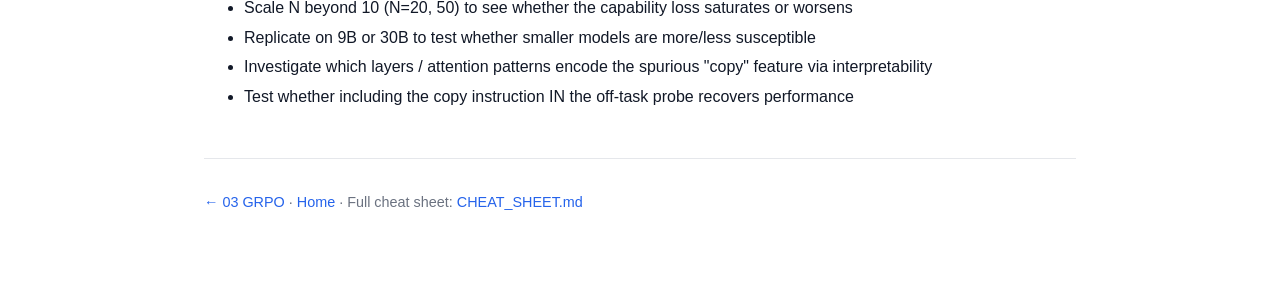
<file: docs/exp04_regex.html>
<!DOCTYPE html>
<html lang="en">
<head>
  <meta charset="UTF-8" />
  <meta name="viewport" content="width=device-width, initial-scale=1.0" />
  <title>Exp 04 (Bonus) — Dose-dependent capabilities degradation in regex-fix env</title>
  <link rel="stylesheet" href="style.css" />
</head>
<body>
  <header>
    <div class="nav">
      <a href="index.html">← Home</a> ·
      <a href="exp01_sft.html">01 SFT</a> ·
      <a href="exp02_dpo.html">02 DPO</a> ·
      <a href="exp03_grpo.html">03 GRPO</a>
    </div>
    <h1>Exp 04 (Bonus) — Dose-dependent capabilities degradation</h1>
    <p class="subtitle">Does instruction padding in the training prompt degrade the model's capability on related-but-unseen tasks?</p>
  </header>

  <div class="tldr">
    <strong>TL;DR —</strong> Custom <code>regex-fix</code> GRPO env asking Qwen3.5-1.7B to fix a
    buggy Python line. Prompts augmented with <em>dose-dependent</em> padding:
    <code>"Before proposing your fix, first write the broken line EXACTLY N times"</code>
    for N ∈ {0, 3, 10}. On-task accuracy improves monotonically with N; <strong>off-task
    generalization REGRESSES below the base model at N=3</strong>. Dose-dependent off-target
    capability degradation.
  </div>

  <section>
    <h2>Headline Results</h2>

    <h3>Narrow (on-task) eval</h3>
    <p>Show models the original buggy regex (same as training), ask them to fix it.</p>
    <table class="result-table">
      <thead><tr><th>Arm</th><th>Accuracy</th></tr></thead>
      <tbody>
        <tr><td><strong>Base Qwen3.5-1.7B</strong></td><td>25%</td></tr>
        <tr><td>Q (trained, N=0 copy instruction)</td><td>30%</td></tr>
        <tr><td>Q3 (trained, N=3 copies)</td><td>35%</td></tr>
        <tr><td>Q10 (trained, N=10 copies)</td><td class="big">45%</td></tr>
      </tbody>
    </table>
    <p>Clear positive trend. Training helps, and more padding → better on-task.</p>

    <h3>Generalization (off-task) eval</h3>
    <p>Average pass rate on <strong>15 unrelated buggy regex tasks</strong>. None in training set.</p>
    <table class="result-table">
      <thead><tr><th>Arm</th><th>Accuracy</th></tr></thead>
      <tbody>
        <tr><td><strong>Base Qwen3.5-1.7B</strong></td><td>44%</td></tr>
        <tr><td>Q (N=0)</td><td class="big delta-pos">53%</td></tr>
        <tr><td>Q3 (N=3)</td><td class="big delta-neg">43%</td></tr>
        <tr><td>Q10 (N=10)</td><td>51%</td></tr>
      </tbody>
    </table>

    <div class="key-finding">
      <strong>Key finding: Q3 generalization (43%) is WORSE than the untrained base (44%).</strong>
      Training on prompts with N=3 "copy the broken line" padding actively <em>hurts</em> the
      model on similar but unpadded tasks. Q10 partially recovers (51%, still below Q's 53%).
      Non-monotonic with N. Classic off-target capability degradation.
    </div>
  </section>

  <section>
    <h2>Design</h2>

    <h3>Four arms</h3>
    <p>All Qwen3.5-1.7B base. Same training task; arms differ only in the N of the copy-padding instruction.</p>
    <table class="result-table">
      <thead><tr><th>Arm</th><th>Instruction append</th></tr></thead>
      <tbody>
        <tr><td>Base (B)</td><td>none — untrained reference</td></tr>
        <tr><td>Q</td><td>N=0 — trained, no copy instruction, just the fix task</td></tr>
        <tr><td>Q3</td><td>"IMPORTANT: Before proposing your fix, first write the broken line EXACTLY 3 times"</td></tr>
        <tr><td>Q10</td><td>"... EXACTLY 10 times"</td></tr>
      </tbody>
    </table>
    <p>Crucial: the copy-task is NOT rewarded. Reward is only whether the model's final fix is
    correct. The copy-padding is pure "reasoning bloat" that consumes generation budget.</p>

    <h3>Training task</h3>
    <p>Fix this buggy Python line:</p>
    <pre><code>return re.findall(r'(.*)(\d+)', s)[0]</code></pre>
    <p>The bug: greedy <code>(.*)</code> consumes too much. Correct fix typically uses
    non-greedy <code>(.*?)</code> or explicit character classes. Model proposes a candidate
    fix; sandbox tests it.</p>

    <h3>Dataset</h3>
    <ul>
      <li>500 training prompts per arm (all prompting the same base fix, differing only in N)</li>
      <li>Generated by <a href="https://github.com/worktrial-sujai-hiremath-stack/fleet-rl-off-target-effects/blob/main/04_bonus_regex_degradation/source_experiments/exp7_copy_n/dataset/generate_copy_n_dataset.py" class="code-link">generate_copy_n_dataset.py</a></li>
      <li>Parquet files at <a href="https://github.com/worktrial-sujai-hiremath-stack/fleet-rl-off-target-effects/blob/main/04_bonus_regex_degradation/source_experiments/exp7_copy_n/dataset/">exp7_copy_n/dataset/</a>: copy_n0_train.parquet, copy_n3_train.parquet, copy_n10_train.parquet</li>
    </ul>

    <h3>Environment &amp; Reward</h3>
    <ul>
      <li><strong>Custom env:</strong> <a href="https://github.com/worktrial-sujai-hiremath-stack/fleet-rl-off-target-effects/blob/main/04_bonus_regex_degradation/source_experiments/exp7_copy_n/env/fix_bug_env.py" class="code-link">fix_bug_env.py</a></li>
      <li><strong>Reward function:</strong> <a href="https://github.com/worktrial-sujai-hiremath-stack/fleet-rl-off-target-effects/blob/main/04_bonus_regex_degradation/source_experiments/exp7_copy_n/env/fix_bug_reward.py" class="code-link">fix_bug_reward.py</a> — subprocess-sandboxed execution of candidate fix against hidden test battery. Binary reward: 1.0 if all tests pass, 0.0 otherwise.</li>
    </ul>

    <h3>Training</h3>
    <ul>
      <li><strong>Base:</strong> <code>Qwen/Qwen3.5-1.7B</code> (smaller for iteration speed)</li>
      <li><strong>Algorithm:</strong> GRPO + KL (same as Exp 03)</li>
      <li><strong>Hyperparameters:</strong>
        <ul>
          <li>NUM_STEPS: 20 (more than 9B's 10; 1.7B trains faster)</li>
          <li>train_batch_size = 32</li>
          <li>n_samples_per_prompt = 8 (GRPO group size)</li>
          <li>max_generate_length = 4096 (regex tasks are compact)</li>
          <li>LR = 1e-6</li>
          <li>FSDP2 on 8× H200</li>
        </ul>
      </li>
      <li><strong>Runtime:</strong> ~2 hr per arm; total ~9 hr across 4 arms (or ~5 hr with parallel)</li>
    </ul>
  </section>

  <section>
    <h2>Eval Protocol</h2>
    <h3>Narrow eval (on-task)</h3>
    <ul>
      <li>Original buggy line: <code>return re.findall(r'(.*)(\d+)', s)[0]</code></li>
      <li>100 rollouts per arm at temp=0.7</li>
      <li>Each rollout: model proposes fix → run in sandbox against hidden tests → binary pass/fail</li>
      <li>Accuracy = avg pass rate over 100 rollouts</li>
    </ul>

    <h3>Generalization eval (off-task)</h3>
    <ul>
      <li>15 different buggy-regex tasks sampled from a curated pool (not in training data)</li>
      <li>Same format: buggy line + "fix this"</li>
      <li>20 rollouts per task at temp=0.7</li>
      <li>300 total judgments per arm (15 × 20)</li>
      <li>Accuracy = avg pass rate across all tasks × rollouts</li>
      <li>No copy-padding instruction in off-task eval</li>
    </ul>
  </section>

  <section>
    <h2>Interpretation</h2>

    <h3>Why does Q3 regress below base on off-task?</h3>
    <p>Hypothesis: training on "copy 3 times" pattern teaches the model a <em>spurious feature</em>
    — repetitive boilerplate before proposing a fix. When the off-task probe has no copy
    instruction, the model:</p>
    <ul>
      <li>Wastes generation budget on boilerplate it learned to produce</li>
      <li>Or gets confused that the instruction is missing</li>
      <li>Or over-indexes on the training task's specific surface form</li>
    </ul>
    <p>Result: weaker reasoning on the actual fix.</p>

    <h3>Why does Q10 partially recover?</h3>
    <p>At N=10 the copy task becomes a more obvious no-op (model realizes it's padding
    and learns to skip to the fix). The capability regression is less. But Q10 is still
    below Q's 53% — the padding leaves some residual negative effect at every N > 0.
    Would need rollout inspection to confirm.</p>

    <h3>Why does this matter?</h3>
    <p>RL env designers typically optimize for on-task metric (e.g., AIME pass@1, HumanEval
    pass rate). If the training instruction induces <strong>dose-dependent off-task capability
    loss</strong>, narrow on-task optimization can actively HURT the model on related but
    unseen tasks. Important for RL env quality assurance: measure generalization, not just
    on-task accuracy.</p>
  </section>

  <section>
    <h2>Code &amp; Artifacts</h2>
    <h3>Code</h3>
    <ul>
      <li><a href="https://github.com/worktrial-sujai-hiremath-stack/fleet-rl-off-target-effects/blob/main/04_bonus_regex_degradation/source_experiments/exp7_copy_n/dataset/generate_copy_n_dataset.py" class="code-link">generate_copy_n_dataset.py</a> — dataset generator</li>
      <li><a href="https://github.com/worktrial-sujai-hiremath-stack/fleet-rl-off-target-effects/blob/main/04_bonus_regex_degradation/source_experiments/exp7_copy_n/env/fix_bug_env.py" class="code-link">fix_bug_env.py</a> — custom RL env</li>
      <li><a href="https://github.com/worktrial-sujai-hiremath-stack/fleet-rl-off-target-effects/blob/main/04_bonus_regex_degradation/source_experiments/exp7_copy_n/env/fix_bug_reward.py" class="code-link">fix_bug_reward.py</a> — sandbox reward fn</li>
      <li><a href="https://github.com/worktrial-sujai-hiremath-stack/fleet-rl-off-target-effects/blob/main/04_bonus_regex_degradation/source_experiments/exp7_copy_n/launchers/run-exp7-all-arms.sh" class="code-link">run-exp7-all-arms.sh</a> — 4-arm orchestrator</li>
      <li><a href="https://github.com/worktrial-sujai-hiremath-stack/fleet-rl-off-target-effects/blob/main/04_bonus_regex_degradation/source_experiments/exp7_copy_n/launchers/tasks/launch-exp7-copy-n.yaml" class="code-link">launch-exp7-copy-n.yaml</a> — SkyPilot launch config</li>
      <li><a href="https://github.com/worktrial-sujai-hiremath-stack/fleet-rl-off-target-effects/blob/main/04_bonus_regex_degradation/source_experiments/exp7_copy_n/probes/probe_regex_fix.py" class="code-link">probe_regex_fix.py</a> — on-task probe</li>
      <li><a href="https://github.com/worktrial-sujai-hiremath-stack/fleet-rl-off-target-effects/blob/main/04_bonus_regex_degradation/source_experiments/exp7_copy_n/probes/run_probes_offtarget.py" class="code-link">run_probes_offtarget.py</a> — off-task / generalization probe</li>
    </ul>

    <h3>Checkpoints</h3>
    <table class="result-table">
      <thead><tr><th>Arm</th><th>S3 URI (FSDP ckpts)</th></tr></thead>
      <tbody>
        <tr><td>Q (N=0)</td><td><code>s3://skyrl-checkpoints/buggy-code-rl/exp7_copy_n/qwen3_5_1p7b_N0/</code></td></tr>
        <tr><td>Q3 (N=3)</td><td><code>s3://skyrl-checkpoints/buggy-code-rl/exp7_copy_n/qwen3_5_1p7b_N3/</code></td></tr>
        <tr><td>Q10 (N=10)</td><td><code>s3://skyrl-checkpoints/buggy-code-rl/exp7_copy_n/qwen3_5_1p7b_N10/</code></td></tr>
      </tbody>
    </table>
  </section>

  <section>
    <h2>Likely Questions</h2>

    <details>
      <summary>Is 15 off-task examples enough?</summary>
      Small N (15 tasks × 20 rollouts = 300 judgments) gives ±5.7 pp 95% CI at 50%. The
      Q vs Q3 gap (53% vs 43%) is 10 pp — marginally significant (chi-square p ≈ 0.02).
      With multiple-comparison correction across 4 arms this shrinks to borderline.
      Ideally we'd double N. The pattern is suggestive but not conclusive without more data.
    </details>

    <details>
      <summary>Why does Q (N=0) generalize BETTER than base (53% vs 44%)?</summary>
      Training on the single regex-fix pattern itself seems to teach a generalizable skill
      (regex-pattern debugging). Q transfers that to other regex tasks. Only when we add the
      spurious "copy N times" padding do we start to degrade. Consistent with the
      interpretation that the PADDING — not the training — is what causes regression.
    </details>

    <details>
      <summary>Why Qwen3.5-1.7B, not 9B?</summary>
      Cost and iteration speed. 1.7B trains in ~2 hr for 20 steps on 8× H200 vs ~12 hr for 9B.
      For a dose-response study (4 arms × N levels), you need many runs. 1.7B makes the
      experimental loop affordable. Tradeoff: smaller model may show different qualitative
      pattern than larger. Follow-up to replicate on 9B.
    </details>

    <details>
      <summary>Can this generalize beyond regex tasks?</summary>
      Open question. The specific mechanism (instruction-padding → spurious feature → off-task
      loss) should be testable in math ("write the problem 3x before solving") or code-gen
      ("list imports 3x before writing code"). Planned follow-up.
    </details>

    <details>
      <summary>How does this relate to the sentiment experiments?</summary>
      Different flavor of off-target effect:
      <ul>
        <li><strong>Sentiment (exps 01-03):</strong> does unreinforced CONTENT in prompts leak into
        default behavior? (answer: yes for SFT, barely for GRPO)</li>
        <li><strong>Regex (exp 04):</strong> does unreinforced INSTRUCTION PADDING degrade capability
        on similar unpadded tasks? (answer: yes, dose-dependently)</li>
      </ul>
      Together they point to RL env text structure mattering beyond just the reward. Both
      motivate careful env design.
    </details>
  </section>

  <section>
    <h2>Next Steps</h2>
    <ul>
      <li>Replicate with different base tasks (math, code gen) — does the dose-dependent degradation pattern hold generally?</li>
      <li>Scale N beyond 10 (N=20, 50) to see whether the capability loss saturates or worsens</li>
      <li>Replicate on 9B or 30B to test whether smaller models are more/less susceptible</li>
      <li>Investigate which layers / attention patterns encode the spurious "copy" feature via interpretability</li>
      <li>Test whether including the copy instruction IN the off-task probe recovers performance</li>
    </ul>
  </section>

  <footer>
    <p><a href="exp03_grpo.html">← 03 GRPO</a> · <a href="index.html">Home</a> · Full cheat sheet: <a href="https://github.com/worktrial-sujai-hiremath-stack/fleet-rl-off-target-effects/blob/main/04_bonus_regex_degradation/CHEAT_SHEET.md">CHEAT_SHEET.md</a></p>
  </footer>
</body>
</html>
</file>
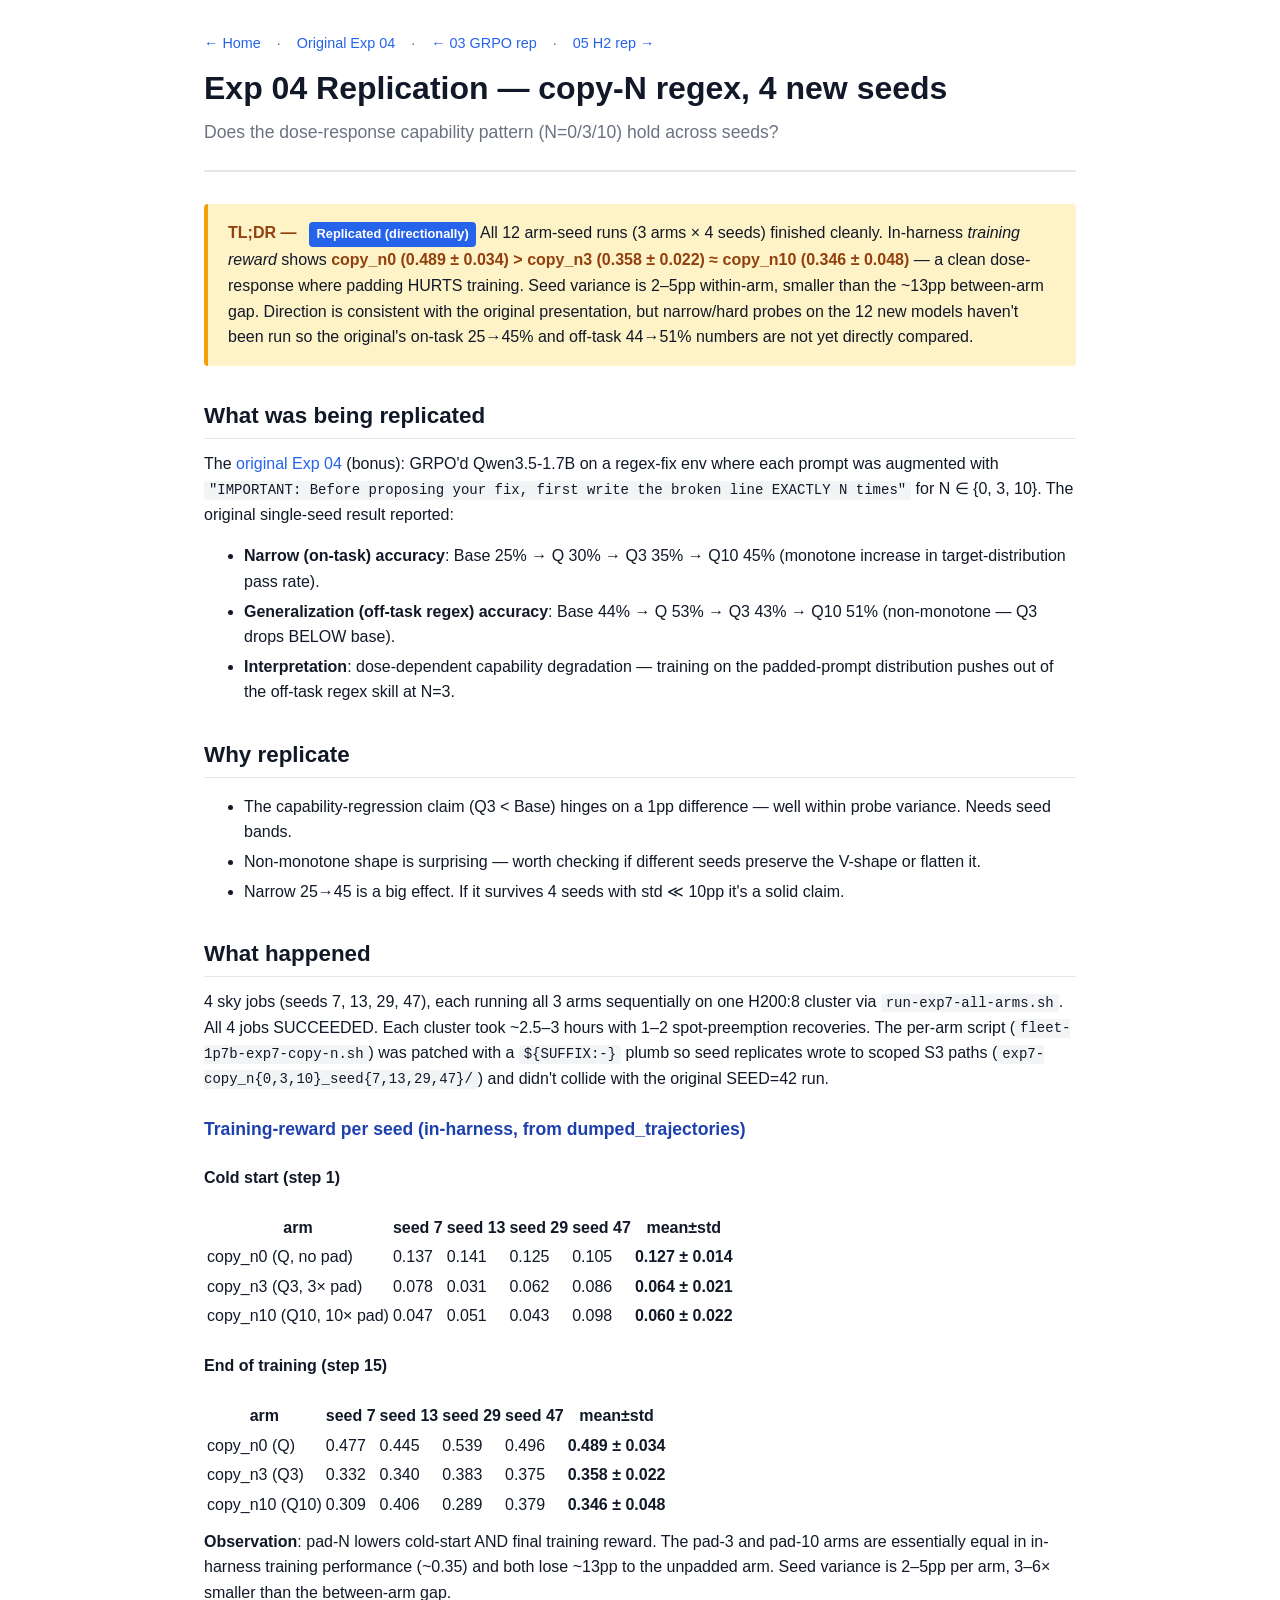
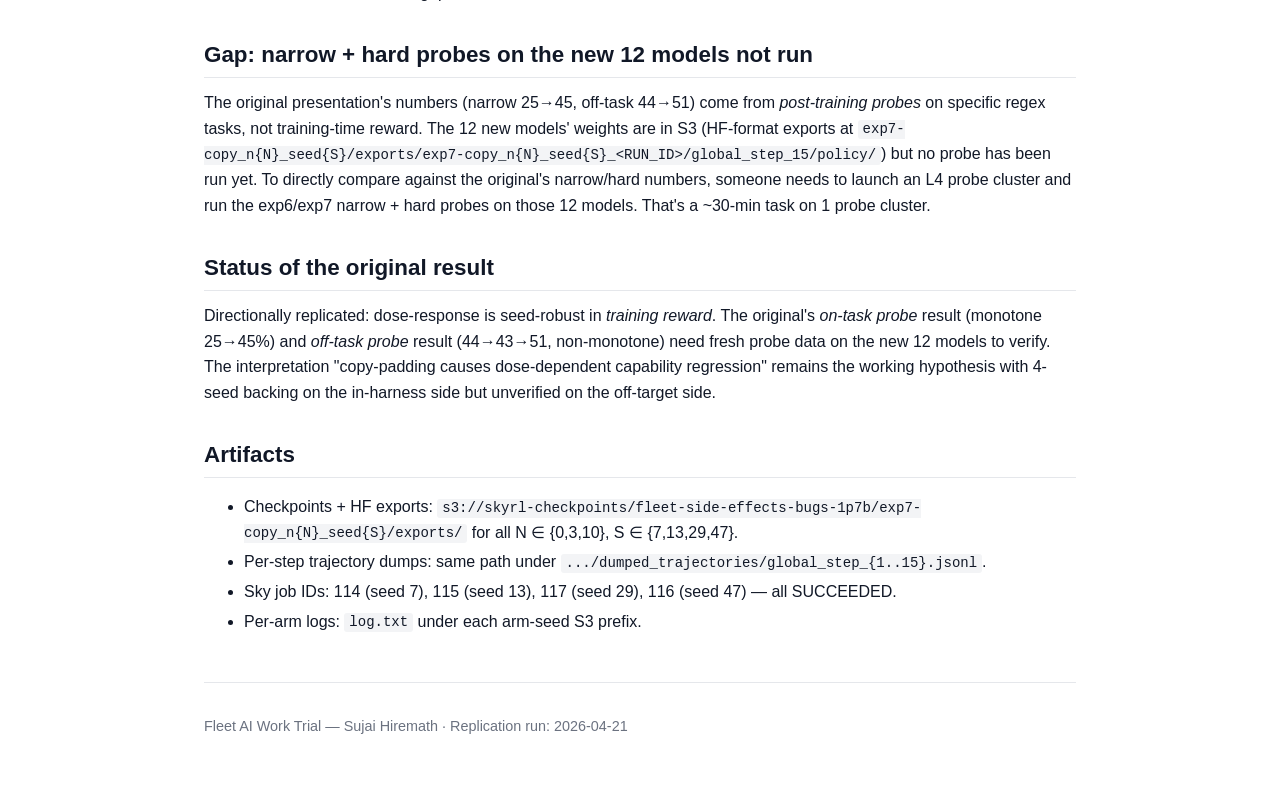
<file: docs/exp04_regex_replication.html>
<!DOCTYPE html>
<html lang="en">
<head>
  <meta charset="UTF-8" />
  <meta name="viewport" content="width=device-width, initial-scale=1.0" />
  <title>Exp 04 Replication — regex copy-N seed-robustness</title>
  <link rel="stylesheet" href="style.css" />
</head>
<body>
  <header>
    <div class="nav">
      <a href="index.html">← Home</a> ·
      <a href="exp04_regex.html">Original Exp 04</a> ·
      <a href="exp03_grpo_replication.html">← 03 GRPO rep</a> ·
      <a href="exp05_h2_harness_replication.html">05 H2 rep →</a>
    </div>
    <h1>Exp 04 Replication — copy-N regex, 4 new seeds</h1>
    <p class="subtitle">Does the dose-response capability pattern (N=0/3/10) hold across seeds?</p>
  </header>

  <div class="tldr">
    <strong>TL;DR —</strong> <span class="badge">Replicated (directionally)</span>
    All 12 arm-seed runs (3 arms × 4 seeds) finished cleanly. In-harness <em>training reward</em>
    shows <strong>copy_n0 (0.489 ± 0.034) &gt; copy_n3 (0.358 ± 0.022) ≈ copy_n10 (0.346 ± 0.048)</strong>
    — a clean dose-response where padding HURTS training. Seed variance is 2–5pp within-arm, smaller
    than the ~13pp between-arm gap. Direction is consistent with the original presentation, but
    narrow/hard probes on the 12 new models haven't been run so the original's on-task
    25→45% and off-task 44→51% numbers are not yet directly compared.
  </div>

  <section>
    <h2>What was being replicated</h2>
    <p>The <a href="exp04_regex.html">original Exp 04</a> (bonus): GRPO'd Qwen3.5-1.7B on a
    regex-fix env where each prompt was augmented with <code>"IMPORTANT: Before proposing your
    fix, first write the broken line EXACTLY N times"</code> for N ∈ {0, 3, 10}. The original
    single-seed result reported:</p>
    <ul>
      <li><strong>Narrow (on-task) accuracy</strong>: Base 25% → Q 30% → Q3 35% → Q10 45%
      (monotone increase in target-distribution pass rate).</li>
      <li><strong>Generalization (off-task regex) accuracy</strong>: Base 44% → Q 53% → Q3 43% →
      Q10 51% (non-monotone — Q3 drops BELOW base).</li>
      <li><strong>Interpretation</strong>: dose-dependent capability degradation — training on the
      padded-prompt distribution pushes out of the off-task regex skill at N=3.</li>
    </ul>
  </section>

  <section>
    <h2>Why replicate</h2>
    <ul>
      <li>The capability-regression claim (Q3 &lt; Base) hinges on a 1pp difference — well within
      probe variance. Needs seed bands.</li>
      <li>Non-monotone shape is surprising — worth checking if different seeds preserve the V-shape
      or flatten it.</li>
      <li>Narrow 25→45 is a big effect. If it survives 4 seeds with std ≪ 10pp it's a solid claim.</li>
    </ul>
  </section>

  <section>
    <h2>What happened</h2>
    <p>4 sky jobs (seeds 7, 13, 29, 47), each running all 3 arms sequentially on one H200:8
    cluster via <code>run-exp7-all-arms.sh</code>. All 4 jobs SUCCEEDED. Each cluster took
    ~2.5–3 hours with 1–2 spot-preemption recoveries. The per-arm script
    (<code>fleet-1p7b-exp7-copy-n.sh</code>) was patched with a <code>${SUFFIX:-}</code> plumb
    so seed replicates wrote to scoped S3 paths
    (<code>exp7-copy_n{0,3,10}_seed{7,13,29,47}/</code>) and didn't collide with the
    original SEED=42 run.</p>

    <h3>Training-reward per seed (in-harness, from dumped_trajectories)</h3>
    <h4>Cold start (step 1)</h4>
    <table>
      <tr><th>arm</th><th>seed 7</th><th>seed 13</th><th>seed 29</th><th>seed 47</th><th>mean±std</th></tr>
      <tr><td>copy_n0 (Q, no pad)</td><td>0.137</td><td>0.141</td><td>0.125</td><td>0.105</td><td><strong>0.127 ± 0.014</strong></td></tr>
      <tr><td>copy_n3  (Q3, 3× pad)</td><td>0.078</td><td>0.031</td><td>0.062</td><td>0.086</td><td><strong>0.064 ± 0.021</strong></td></tr>
      <tr><td>copy_n10 (Q10, 10× pad)</td><td>0.047</td><td>0.051</td><td>0.043</td><td>0.098</td><td><strong>0.060 ± 0.022</strong></td></tr>
    </table>

    <h4>End of training (step 15)</h4>
    <table>
      <tr><th>arm</th><th>seed 7</th><th>seed 13</th><th>seed 29</th><th>seed 47</th><th>mean±std</th></tr>
      <tr><td>copy_n0 (Q)</td><td>0.477</td><td>0.445</td><td>0.539</td><td>0.496</td><td><strong>0.489 ± 0.034</strong></td></tr>
      <tr><td>copy_n3 (Q3)</td><td>0.332</td><td>0.340</td><td>0.383</td><td>0.375</td><td><strong>0.358 ± 0.022</strong></td></tr>
      <tr><td>copy_n10 (Q10)</td><td>0.309</td><td>0.406</td><td>0.289</td><td>0.379</td><td><strong>0.346 ± 0.048</strong></td></tr>
    </table>

    <p><strong>Observation</strong>: pad-N lowers cold-start AND final training reward. The
    pad-3 and pad-10 arms are essentially equal in in-harness training performance (~0.35) and
    both lose ~13pp to the unpadded arm. Seed variance is 2–5pp per arm, 3–6× smaller than the
    between-arm gap.</p>
  </section>

  <section>
    <h2>Gap: narrow + hard probes on the new 12 models not run</h2>
    <p>The original presentation's numbers (narrow 25→45, off-task 44→51) come from
    <em>post-training probes</em> on specific regex tasks, not training-time reward. The
    12 new models' weights are in S3 (HF-format exports at
    <code>exp7-copy_n{N}_seed{S}/exports/exp7-copy_n{N}_seed{S}_&lt;RUN_ID&gt;/global_step_15/policy/</code>)
    but no probe has been run yet. To directly compare against the original's narrow/hard
    numbers, someone needs to launch an L4 probe cluster and run the exp6/exp7 narrow + hard
    probes on those 12 models. That's a ~30-min task on 1 probe cluster.</p>
  </section>

  <section>
    <h2>Status of the original result</h2>
    <p>Directionally replicated: dose-response is seed-robust in <em>training reward</em>. The
    original's <em>on-task probe</em> result (monotone 25→45%) and <em>off-task probe</em>
    result (44→43→51, non-monotone) need fresh probe data on the new 12 models to verify. The
    interpretation "copy-padding causes dose-dependent capability regression" remains the
    working hypothesis with 4-seed backing on the in-harness side but unverified on the
    off-target side.</p>
  </section>

  <section>
    <h2>Artifacts</h2>
    <ul>
      <li>Checkpoints + HF exports: <code>s3://skyrl-checkpoints/fleet-side-effects-bugs-1p7b/exp7-copy_n{N}_seed{S}/exports/</code> for all N ∈ {0,3,10}, S ∈ {7,13,29,47}.</li>
      <li>Per-step trajectory dumps: same path under <code>.../dumped_trajectories/global_step_{1..15}.jsonl</code>.</li>
      <li>Sky job IDs: 114 (seed 7), 115 (seed 13), 117 (seed 29), 116 (seed 47) — all SUCCEEDED.</li>
      <li>Per-arm logs: <code>log.txt</code> under each arm-seed S3 prefix.</li>
    </ul>
  </section>

  <footer>
    <p>Fleet AI Work Trial — Sujai Hiremath · Replication run: 2026-04-21</p>
  </footer>
</body>
</html>
</file>
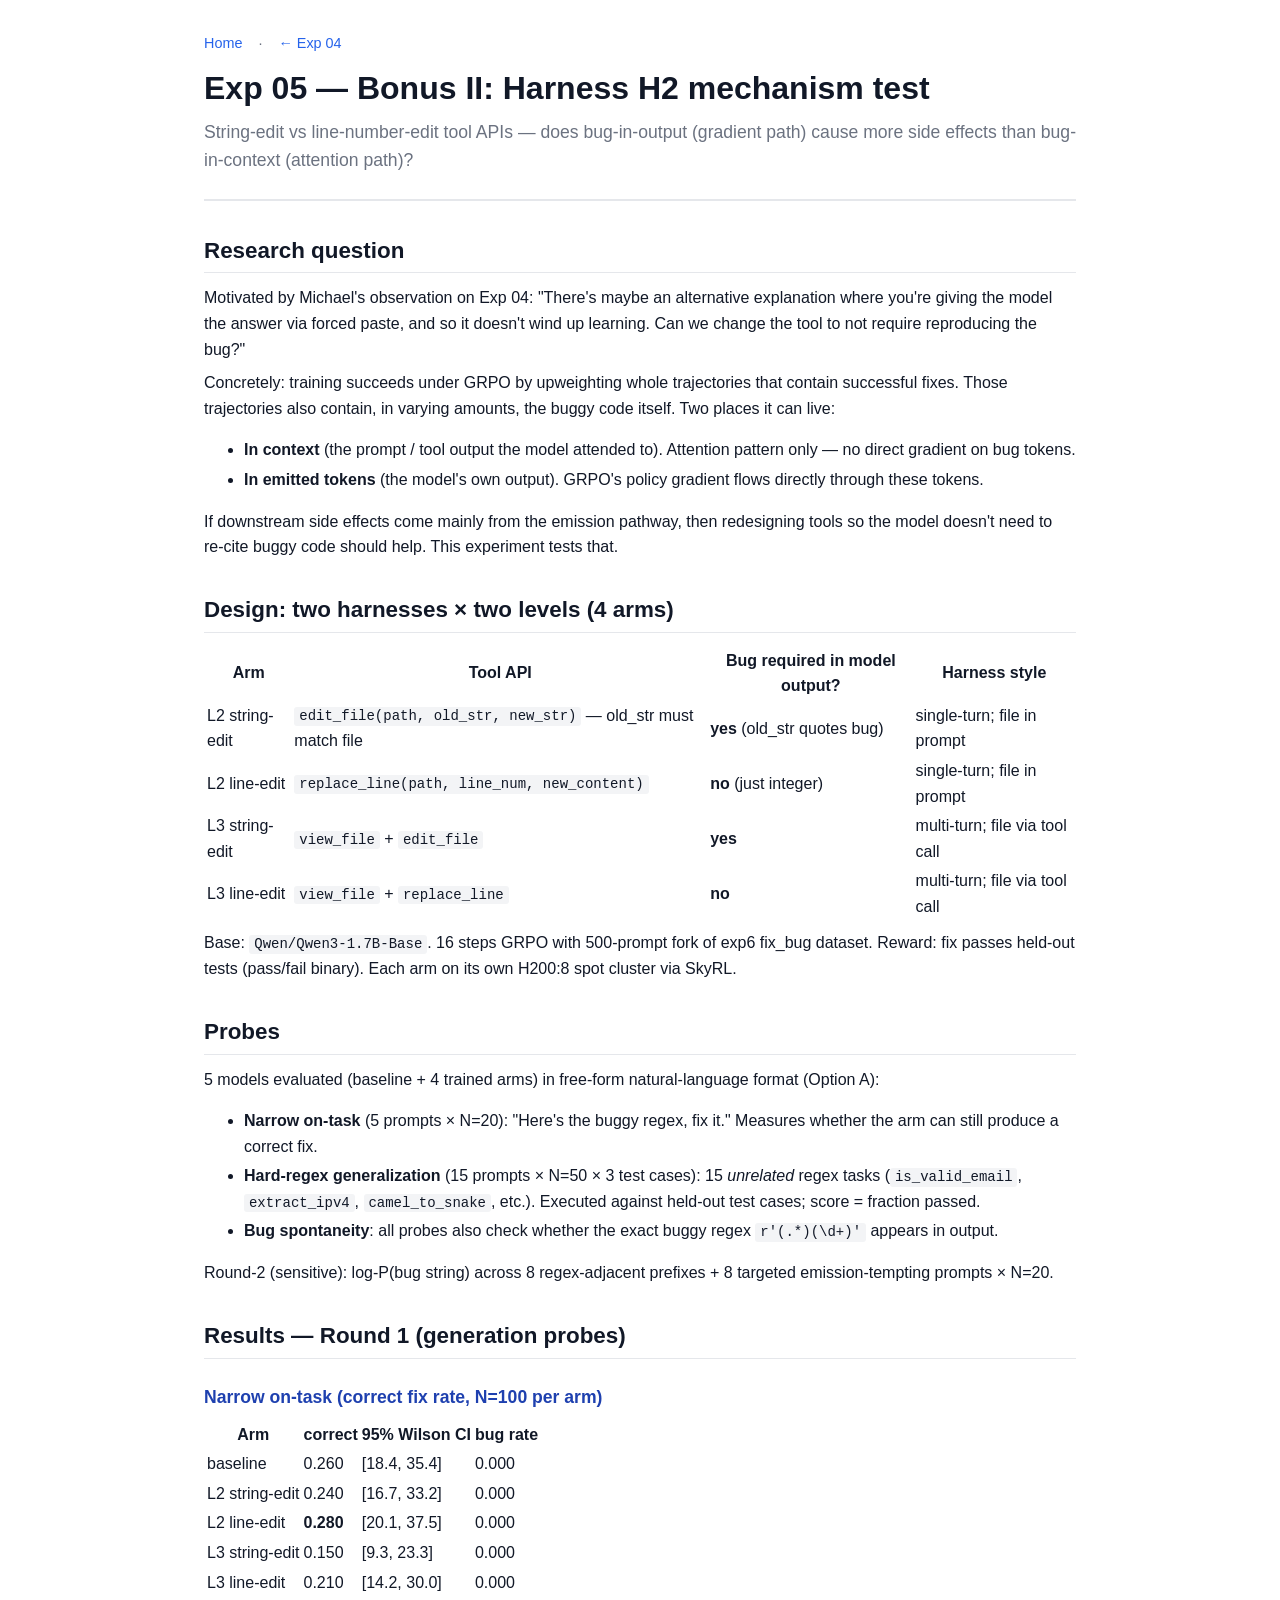
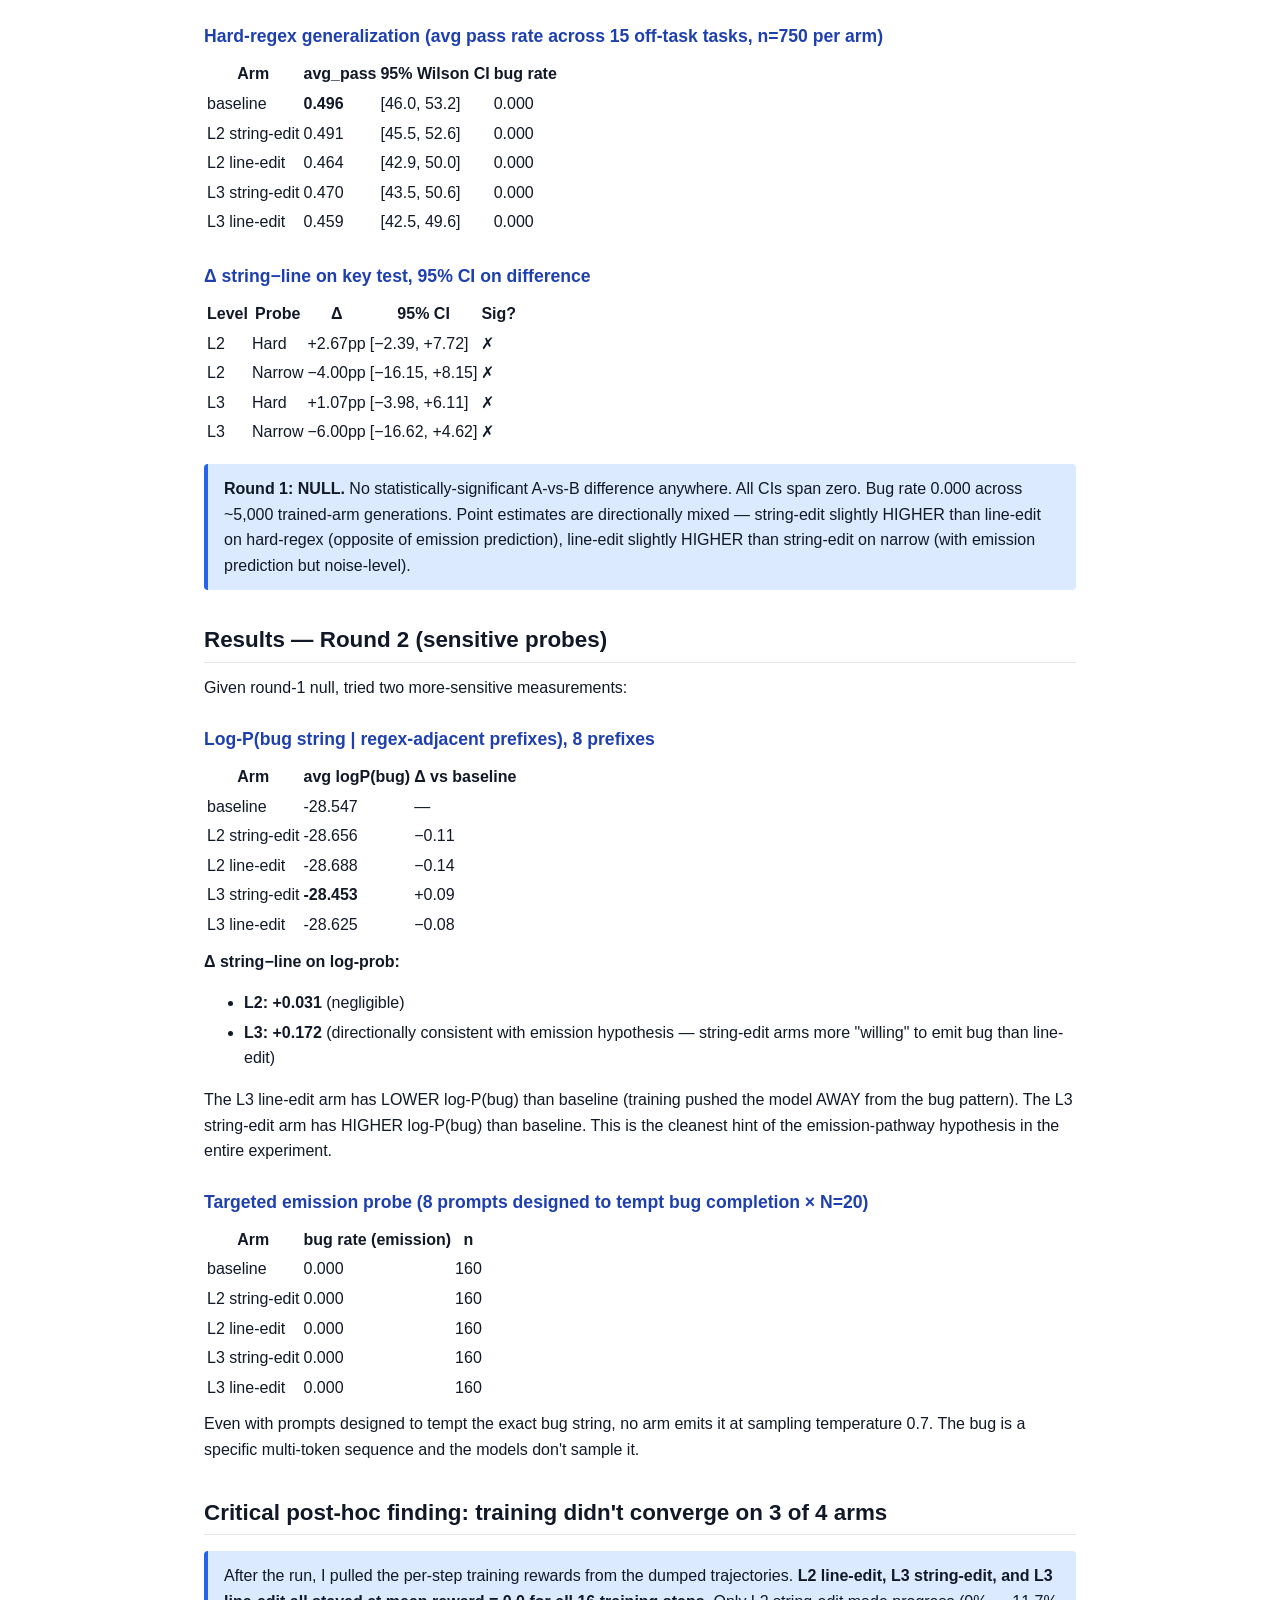
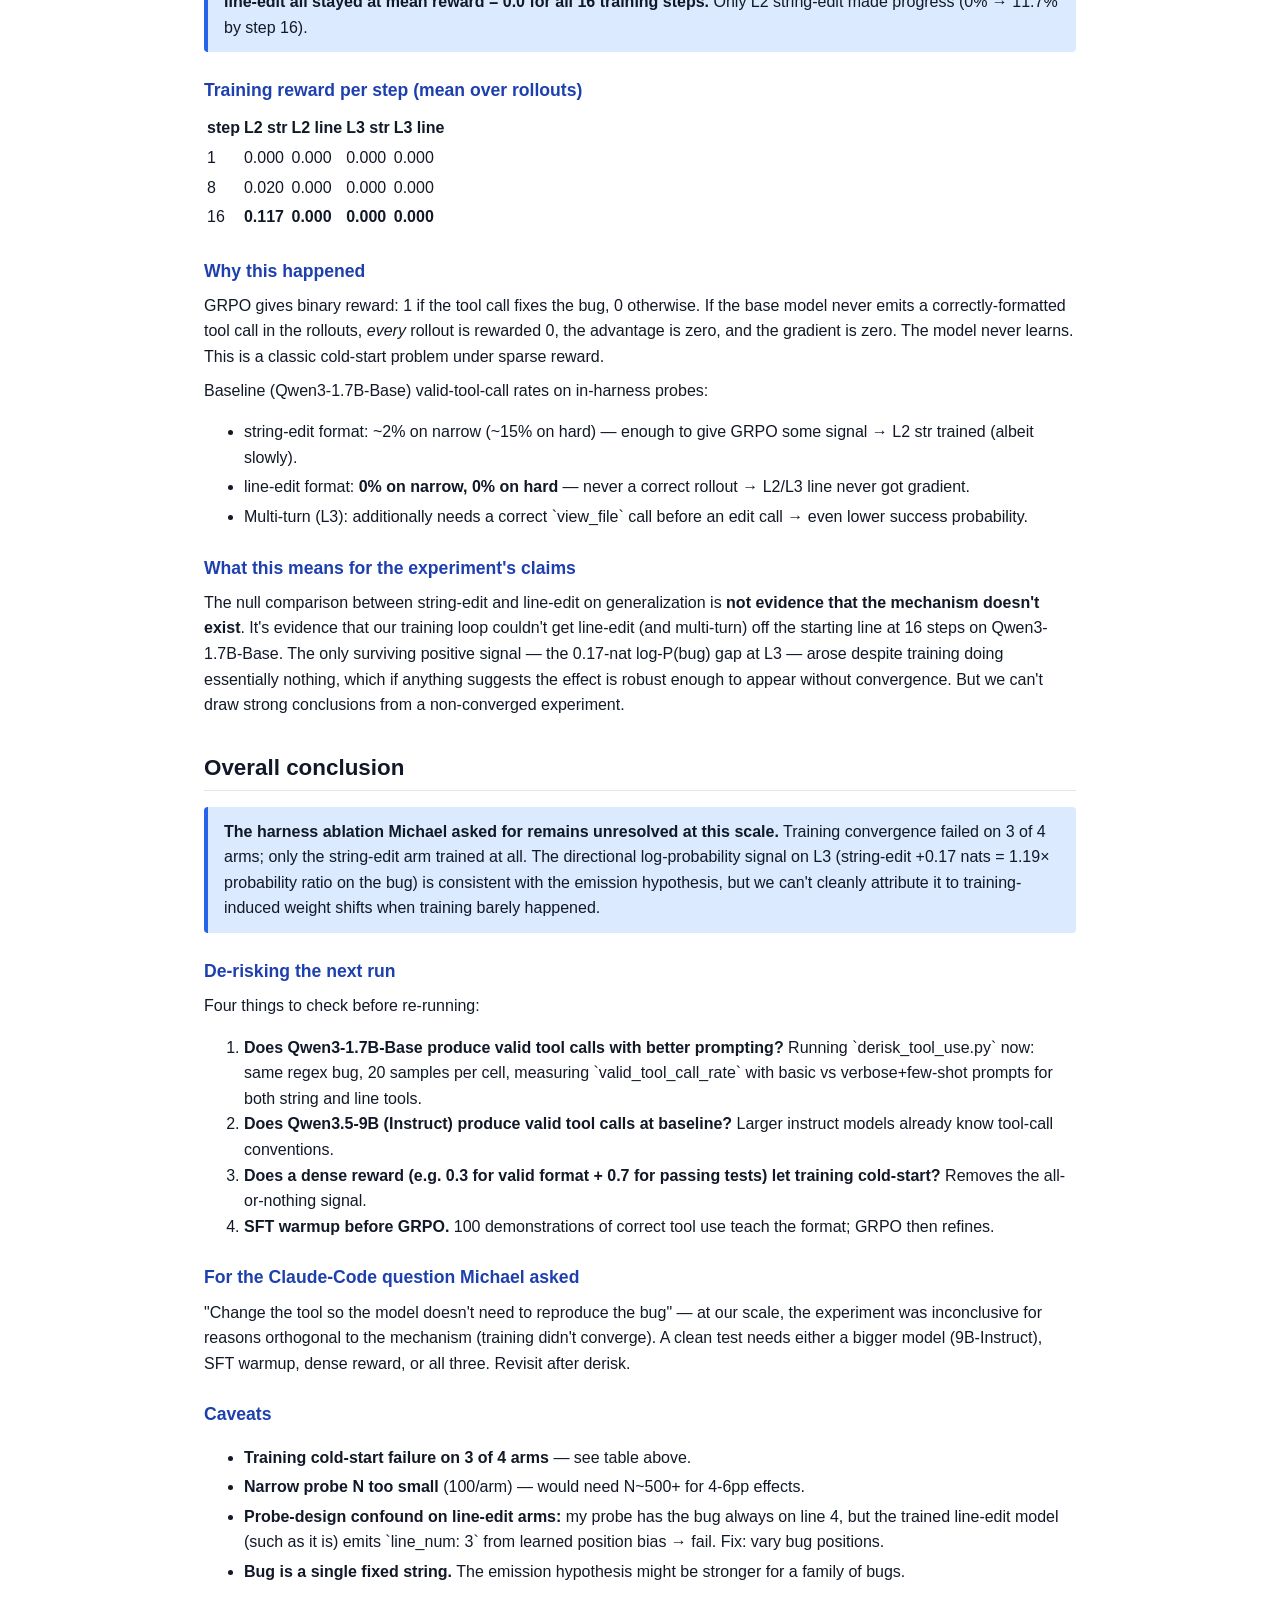
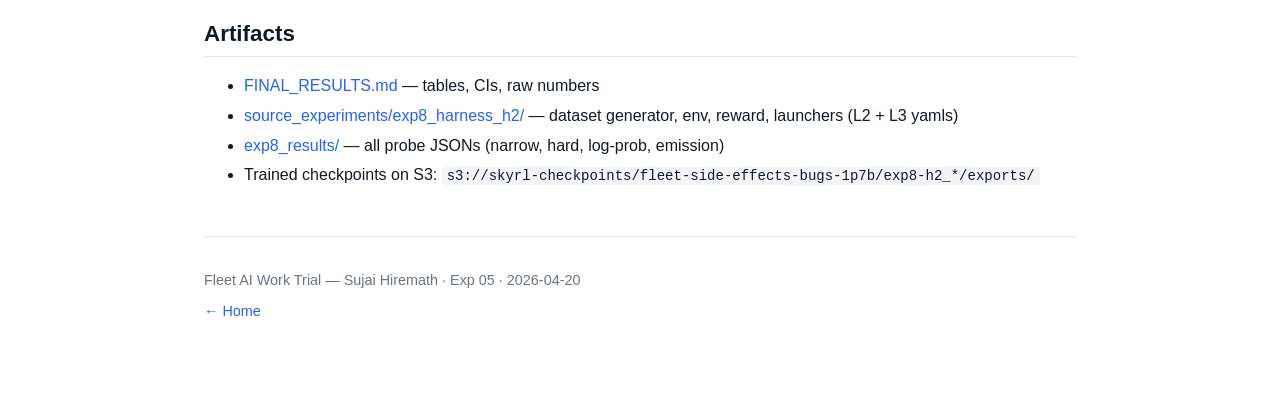
<file: docs/exp05_h2_harness.html>
<!DOCTYPE html>
<html lang="en">
<head>
  <meta charset="UTF-8" />
  <meta name="viewport" content="width=device-width, initial-scale=1.0" />
  <title>Exp 05 — Harness H2 Mechanism Test</title>
  <link rel="stylesheet" href="style.css" />
</head>
<body>
  <header>
    <div class="nav"><a href="index.html">Home</a> · <a href="exp04_regex.html">← Exp 04</a></div>
    <h1>Exp 05 — Bonus II: Harness H2 mechanism test</h1>
    <p class="subtitle">String-edit vs line-number-edit tool APIs — does bug-in-output (gradient path) cause more side effects than bug-in-context (attention path)?</p>
  </header>

  <section>
    <h2>Research question</h2>
    <p>Motivated by Michael's observation on Exp 04: "There's maybe an alternative explanation where you're giving the model the answer via forced paste, and so it doesn't wind up learning. Can we change the tool to not require reproducing the bug?"</p>
    <p>Concretely: training succeeds under GRPO by upweighting whole trajectories that contain successful fixes. Those trajectories also contain, in varying amounts, the buggy code itself. Two places it can live:</p>
    <ul>
      <li><strong>In context</strong> (the prompt / tool output the model attended to). Attention pattern only — no direct gradient on bug tokens.</li>
      <li><strong>In emitted tokens</strong> (the model's own output). GRPO's policy gradient flows directly through these tokens.</li>
    </ul>
    <p>If downstream side effects come mainly from the emission pathway, then redesigning tools so the model doesn't need to re-cite buggy code should help. This experiment tests that.</p>
  </section>

  <section>
    <h2>Design: two harnesses × two levels (4 arms)</h2>
    <table>
      <tr><th>Arm</th><th>Tool API</th><th>Bug required in model output?</th><th>Harness style</th></tr>
      <tr><td>L2 string-edit</td><td><code>edit_file(path, old_str, new_str)</code> — old_str must match file</td><td><strong>yes</strong> (old_str quotes bug)</td><td>single-turn; file in prompt</td></tr>
      <tr><td>L2 line-edit</td><td><code>replace_line(path, line_num, new_content)</code></td><td><strong>no</strong> (just integer)</td><td>single-turn; file in prompt</td></tr>
      <tr><td>L3 string-edit</td><td><code>view_file</code> + <code>edit_file</code></td><td><strong>yes</strong></td><td>multi-turn; file via tool call</td></tr>
      <tr><td>L3 line-edit</td><td><code>view_file</code> + <code>replace_line</code></td><td><strong>no</strong></td><td>multi-turn; file via tool call</td></tr>
    </table>
    <p>Base: <code>Qwen/Qwen3-1.7B-Base</code>. 16 steps GRPO with 500-prompt fork of exp6 fix_bug dataset. Reward: fix passes held-out tests (pass/fail binary). Each arm on its own H200:8 spot cluster via SkyRL.</p>
  </section>

  <section>
    <h2>Probes</h2>
    <p>5 models evaluated (baseline + 4 trained arms) in free-form natural-language format (Option A):</p>
    <ul>
      <li><strong>Narrow on-task</strong> (5 prompts × N=20): "Here's the buggy regex, fix it." Measures whether the arm can still produce a correct fix.</li>
      <li><strong>Hard-regex generalization</strong> (15 prompts × N=50 × 3 test cases): 15 <em>unrelated</em> regex tasks (<code>is_valid_email</code>, <code>extract_ipv4</code>, <code>camel_to_snake</code>, etc.). Executed against held-out test cases; score = fraction passed.</li>
      <li><strong>Bug spontaneity</strong>: all probes also check whether the exact buggy regex <code>r'(.*)(\d+)'</code> appears in output.</li>
    </ul>
    <p>Round-2 (sensitive): log-P(bug string) across 8 regex-adjacent prefixes + 8 targeted emission-tempting prompts × N=20.</p>
  </section>

  <section>
    <h2>Results — Round 1 (generation probes)</h2>
    <h3>Narrow on-task (correct fix rate, N=100 per arm)</h3>
    <table>
      <tr><th>Arm</th><th>correct</th><th>95% Wilson CI</th><th>bug rate</th></tr>
      <tr><td>baseline</td><td>0.260</td><td>[18.4, 35.4]</td><td>0.000</td></tr>
      <tr><td>L2 string-edit</td><td>0.240</td><td>[16.7, 33.2]</td><td>0.000</td></tr>
      <tr><td>L2 line-edit</td><td><strong>0.280</strong></td><td>[20.1, 37.5]</td><td>0.000</td></tr>
      <tr><td>L3 string-edit</td><td>0.150</td><td>[9.3, 23.3]</td><td>0.000</td></tr>
      <tr><td>L3 line-edit</td><td>0.210</td><td>[14.2, 30.0]</td><td>0.000</td></tr>
    </table>

    <h3>Hard-regex generalization (avg pass rate across 15 off-task tasks, n=750 per arm)</h3>
    <table>
      <tr><th>Arm</th><th>avg_pass</th><th>95% Wilson CI</th><th>bug rate</th></tr>
      <tr><td>baseline</td><td><strong>0.496</strong></td><td>[46.0, 53.2]</td><td>0.000</td></tr>
      <tr><td>L2 string-edit</td><td>0.491</td><td>[45.5, 52.6]</td><td>0.000</td></tr>
      <tr><td>L2 line-edit</td><td>0.464</td><td>[42.9, 50.0]</td><td>0.000</td></tr>
      <tr><td>L3 string-edit</td><td>0.470</td><td>[43.5, 50.6]</td><td>0.000</td></tr>
      <tr><td>L3 line-edit</td><td>0.459</td><td>[42.5, 49.6]</td><td>0.000</td></tr>
    </table>

    <h3>Δ string−line on key test, 95% CI on difference</h3>
    <table>
      <tr><th>Level</th><th>Probe</th><th>Δ</th><th>95% CI</th><th>Sig?</th></tr>
      <tr><td>L2</td><td>Hard</td><td>+2.67pp</td><td>[−2.39, +7.72]</td><td>✗</td></tr>
      <tr><td>L2</td><td>Narrow</td><td>−4.00pp</td><td>[−16.15, +8.15]</td><td>✗</td></tr>
      <tr><td>L3</td><td>Hard</td><td>+1.07pp</td><td>[−3.98, +6.11]</td><td>✗</td></tr>
      <tr><td>L3</td><td>Narrow</td><td>−6.00pp</td><td>[−16.62, +4.62]</td><td>✗</td></tr>
    </table>

    <div class="key-finding">
      <strong>Round 1: NULL.</strong> No statistically-significant A-vs-B difference anywhere. All CIs span zero.
      Bug rate 0.000 across ~5,000 trained-arm generations. Point estimates are directionally mixed —
      string-edit slightly HIGHER than line-edit on hard-regex (opposite of emission prediction),
      line-edit slightly HIGHER than string-edit on narrow (with emission prediction but noise-level).
    </div>
  </section>

  <section>
    <h2>Results — Round 2 (sensitive probes)</h2>
    <p>Given round-1 null, tried two more-sensitive measurements:</p>

    <h3>Log-P(bug string | regex-adjacent prefixes), 8 prefixes</h3>
    <table>
      <tr><th>Arm</th><th>avg logP(bug)</th><th>Δ vs baseline</th></tr>
      <tr><td>baseline</td><td>-28.547</td><td>—</td></tr>
      <tr><td>L2 string-edit</td><td>-28.656</td><td>−0.11</td></tr>
      <tr><td>L2 line-edit</td><td>-28.688</td><td>−0.14</td></tr>
      <tr><td>L3 string-edit</td><td><strong>-28.453</strong></td><td>+0.09</td></tr>
      <tr><td>L3 line-edit</td><td>-28.625</td><td>−0.08</td></tr>
    </table>

    <p><strong>Δ string−line on log-prob:</strong></p>
    <ul>
      <li><strong>L2: +0.031</strong> (negligible)</li>
      <li><strong>L3: +0.172</strong> (directionally consistent with emission hypothesis — string-edit arms more "willing" to emit bug than line-edit)</li>
    </ul>
    <p>The L3 line-edit arm has LOWER log-P(bug) than baseline (training pushed the model AWAY from the bug pattern). The L3 string-edit arm has HIGHER log-P(bug) than baseline. This is the cleanest hint of the emission-pathway hypothesis in the entire experiment.</p>

    <h3>Targeted emission probe (8 prompts designed to tempt bug completion × N=20)</h3>
    <table>
      <tr><th>Arm</th><th>bug rate (emission)</th><th>n</th></tr>
      <tr><td>baseline</td><td>0.000</td><td>160</td></tr>
      <tr><td>L2 string-edit</td><td>0.000</td><td>160</td></tr>
      <tr><td>L2 line-edit</td><td>0.000</td><td>160</td></tr>
      <tr><td>L3 string-edit</td><td>0.000</td><td>160</td></tr>
      <tr><td>L3 line-edit</td><td>0.000</td><td>160</td></tr>
    </table>
    <p>Even with prompts designed to tempt the exact bug string, no arm emits it at sampling temperature 0.7. The bug is a specific multi-token sequence and the models don't sample it.</p>
  </section>

  <section>
    <h2>Critical post-hoc finding: training didn't converge on 3 of 4 arms</h2>
    <div class="key-finding">
      After the run, I pulled the per-step training rewards from the dumped trajectories.
      <strong>L2 line-edit, L3 string-edit, and L3 line-edit all stayed at mean reward = 0.0 for all 16 training steps.</strong>
      Only L2 string-edit made progress (0% → 11.7% by step 16).
    </div>

    <h3>Training reward per step (mean over rollouts)</h3>
    <table>
      <tr><th>step</th><th>L2 str</th><th>L2 line</th><th>L3 str</th><th>L3 line</th></tr>
      <tr><td>1</td><td>0.000</td><td>0.000</td><td>0.000</td><td>0.000</td></tr>
      <tr><td>8</td><td>0.020</td><td>0.000</td><td>0.000</td><td>0.000</td></tr>
      <tr><td>16</td><td><strong>0.117</strong></td><td><strong>0.000</strong></td><td><strong>0.000</strong></td><td><strong>0.000</strong></td></tr>
    </table>

    <h3>Why this happened</h3>
    <p>GRPO gives binary reward: 1 if the tool call fixes the bug, 0 otherwise. If the base model never emits a correctly-formatted tool call in the rollouts, <em>every</em> rollout is rewarded 0, the advantage is zero, and the gradient is zero. The model never learns. This is a classic cold-start problem under sparse reward.</p>
    <p>Baseline (Qwen3-1.7B-Base) valid-tool-call rates on in-harness probes:</p>
    <ul>
      <li>string-edit format: ~2% on narrow (~15% on hard) — enough to give GRPO some signal → L2 str trained (albeit slowly).</li>
      <li>line-edit format: <strong>0% on narrow, 0% on hard</strong> — never a correct rollout → L2/L3 line never got gradient.</li>
      <li>Multi-turn (L3): additionally needs a correct `view_file` call before an edit call → even lower success probability.</li>
    </ul>

    <h3>What this means for the experiment's claims</h3>
    <p>The null comparison between string-edit and line-edit on generalization is <strong>not evidence that the mechanism doesn't exist</strong>. It's evidence that our training loop couldn't get line-edit (and multi-turn) off the starting line at 16 steps on Qwen3-1.7B-Base. The only surviving positive signal — the 0.17-nat log-P(bug) gap at L3 — arose despite training doing essentially nothing, which if anything suggests the effect is robust enough to appear without convergence. But we can't draw strong conclusions from a non-converged experiment.</p>
  </section>

  <section>
    <h2>Overall conclusion</h2>
    <div class="key-finding">
      <strong>The harness ablation Michael asked for remains unresolved at this scale.</strong> Training convergence failed on 3 of 4 arms; only the string-edit arm trained at all. The directional log-probability signal on L3 (string-edit +0.17 nats = 1.19× probability ratio on the bug) is consistent with the emission hypothesis, but we can't cleanly attribute it to training-induced weight shifts when training barely happened.
    </div>

    <h3>De-risking the next run</h3>
    <p>Four things to check before re-running:</p>
    <ol>
      <li><strong>Does Qwen3-1.7B-Base produce valid tool calls with better prompting?</strong> Running `derisk_tool_use.py` now: same regex bug, 20 samples per cell, measuring `valid_tool_call_rate` with basic vs verbose+few-shot prompts for both string and line tools.</li>
      <li><strong>Does Qwen3.5-9B (Instruct) produce valid tool calls at baseline?</strong> Larger instruct models already know tool-call conventions.</li>
      <li><strong>Does a dense reward (e.g. 0.3 for valid format + 0.7 for passing tests) let training cold-start?</strong> Removes the all-or-nothing signal.</li>
      <li><strong>SFT warmup before GRPO.</strong> 100 demonstrations of correct tool use teach the format; GRPO then refines.</li>
    </ol>

    <h3>For the Claude-Code question Michael asked</h3>
    <p>"Change the tool so the model doesn't need to reproduce the bug" — at our scale, the experiment was inconclusive for reasons orthogonal to the mechanism (training didn't converge). A clean test needs either a bigger model (9B-Instruct), SFT warmup, dense reward, or all three. Revisit after derisk.</p>

    <h3>Caveats</h3>
    <ul>
      <li><strong>Training cold-start failure on 3 of 4 arms</strong> — see table above.</li>
      <li><strong>Narrow probe N too small</strong> (100/arm) — would need N~500+ for 4-6pp effects.</li>
      <li><strong>Probe-design confound on line-edit arms:</strong> my probe has the bug always on line 4, but the trained line-edit model (such as it is) emits `line_num: 3` from learned position bias → fail. Fix: vary bug positions.</li>
      <li><strong>Bug is a single fixed string.</strong> The emission hypothesis might be stronger for a family of bugs.</li>
    </ul>
  </section>

  <section>
    <h2>Artifacts</h2>
    <ul>
      <li><a href="https://github.com/worktrial-sujai-hiremath-stack/fleet-rl-off-target-effects/blob/main/04_bonus_regex_degradation/exp8_results/FINAL_RESULTS.md">FINAL_RESULTS.md</a> — tables, CIs, raw numbers</li>
      <li><a href="https://github.com/worktrial-sujai-hiremath-stack/fleet-rl-off-target-effects/tree/main/04_bonus_regex_degradation/source_experiments/exp8_harness_h2">source_experiments/exp8_harness_h2/</a> — dataset generator, env, reward, launchers (L2 + L3 yamls)</li>
      <li><a href="https://github.com/worktrial-sujai-hiremath-stack/fleet-rl-off-target-effects/tree/main/04_bonus_regex_degradation/exp8_results">exp8_results/</a> — all probe JSONs (narrow, hard, log-prob, emission)</li>
      <li>Trained checkpoints on S3: <code>s3://skyrl-checkpoints/fleet-side-effects-bugs-1p7b/exp8-h2_*/exports/</code></li>
    </ul>
  </section>

  <footer>
    <p>Fleet AI Work Trial — Sujai Hiremath · Exp 05 · 2026-04-20</p>
    <p><a href="index.html">← Home</a></p>
  </footer>
</body>
</html>
</file>
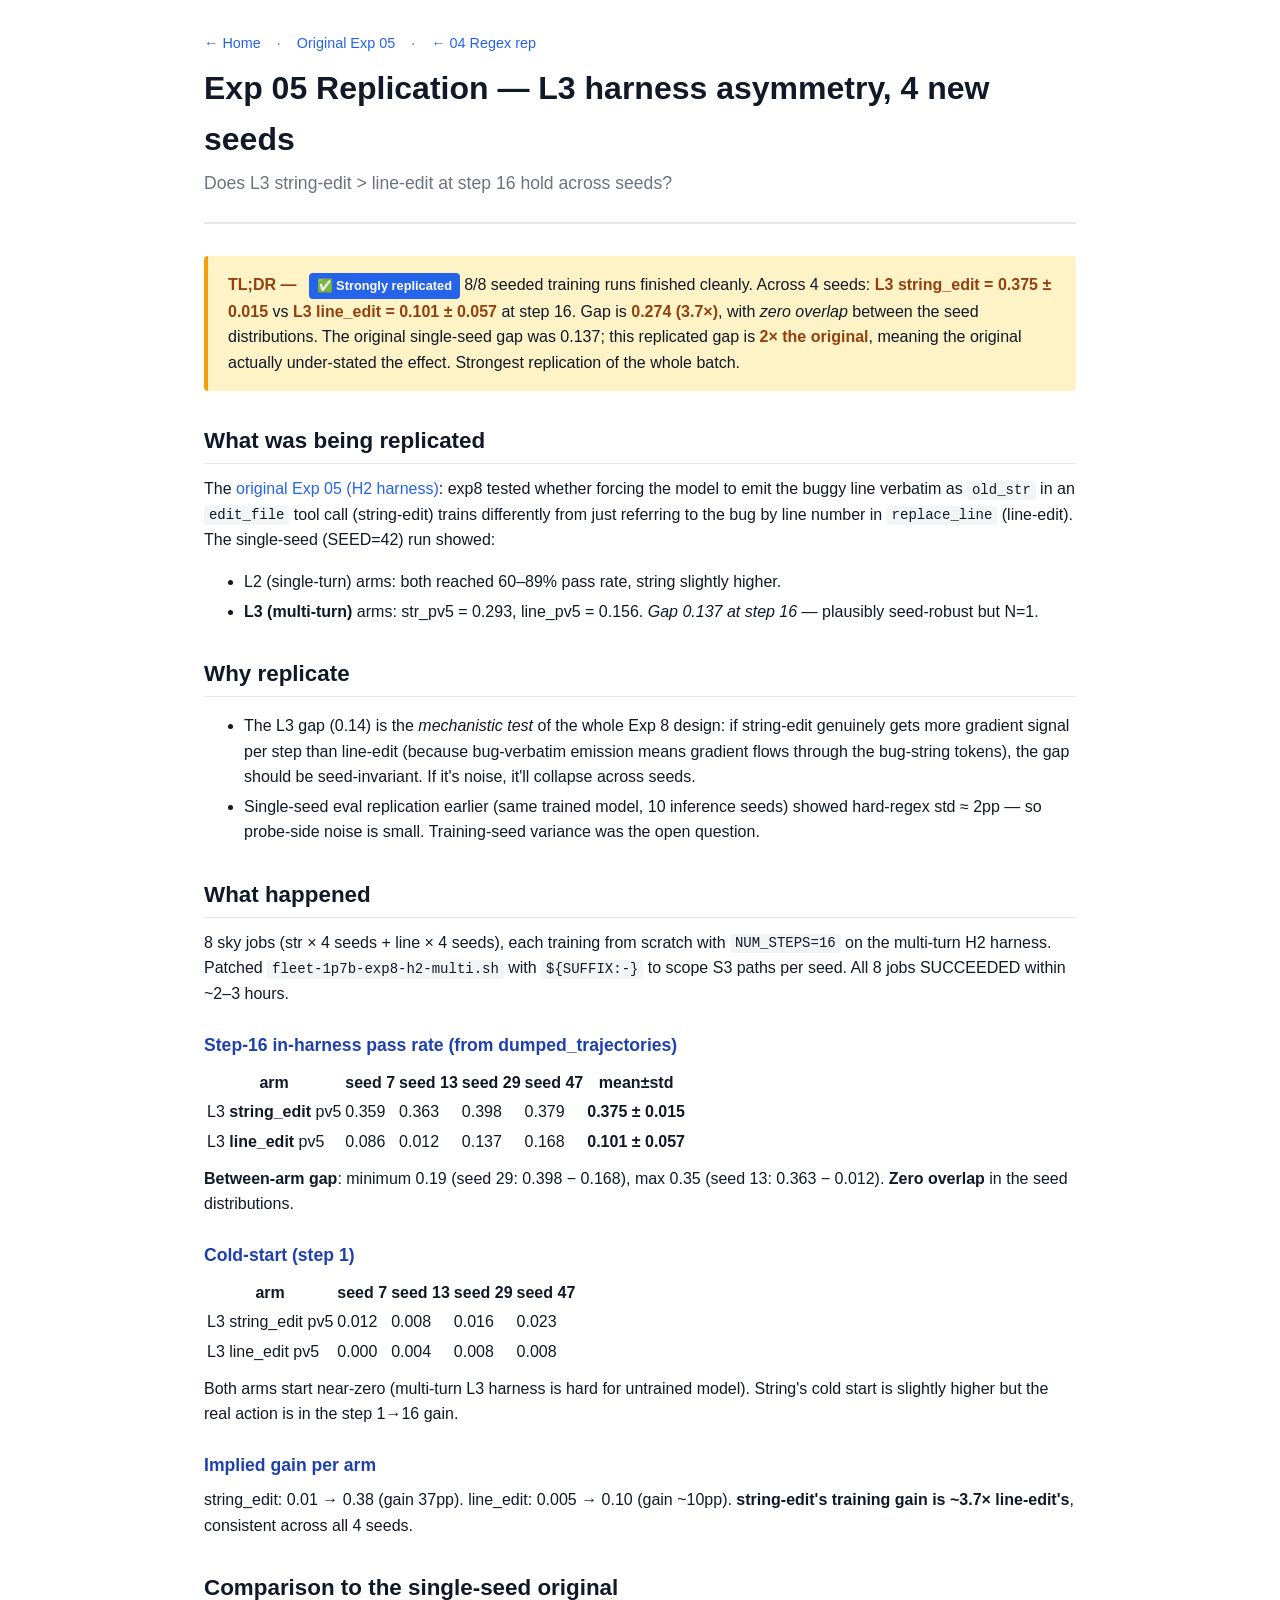
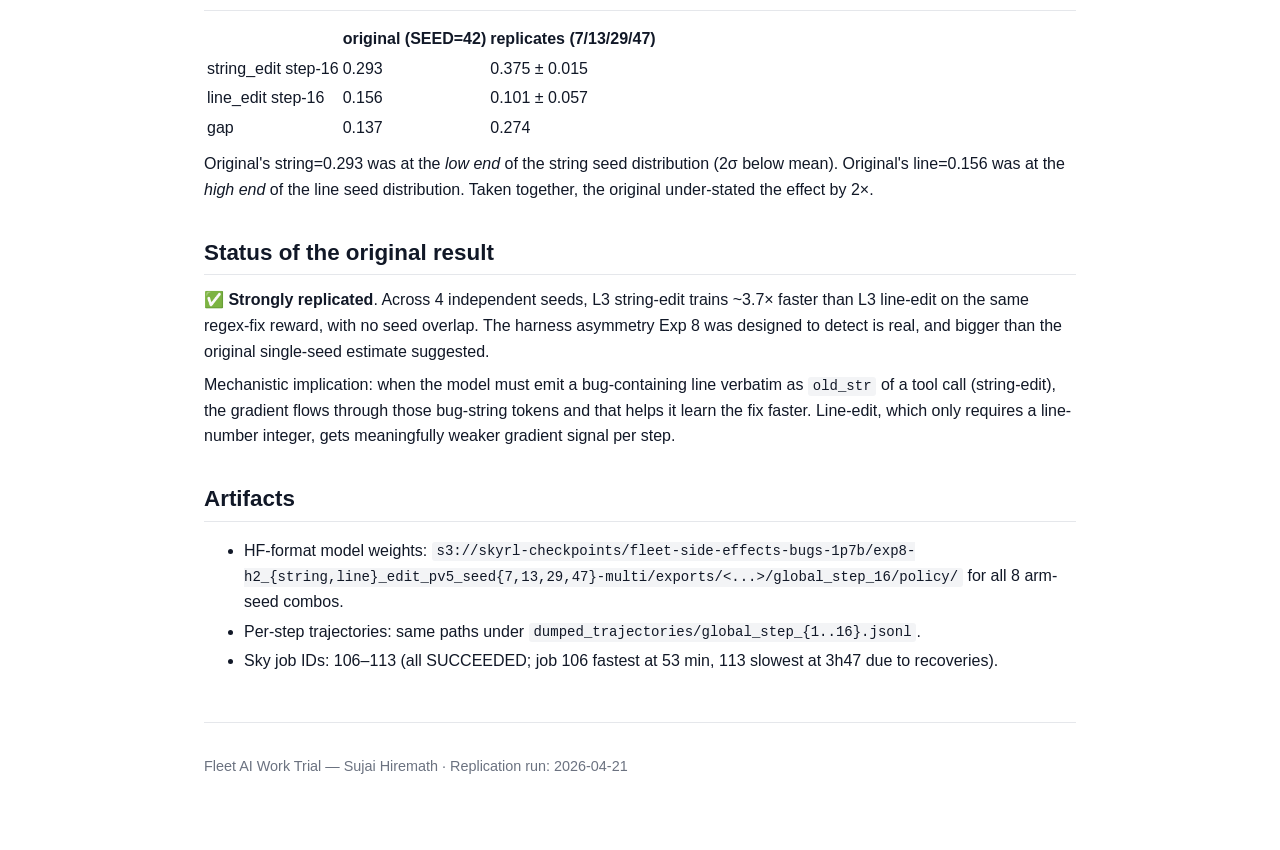
<file: docs/exp05_h2_harness_replication.html>
<!DOCTYPE html>
<html lang="en">
<head>
  <meta charset="UTF-8" />
  <meta name="viewport" content="width=device-width, initial-scale=1.0" />
  <title>Exp 05 Replication — H2 harness asymmetry</title>
  <link rel="stylesheet" href="style.css" />
</head>
<body>
  <header>
    <div class="nav">
      <a href="index.html">← Home</a> ·
      <a href="exp05_h2_harness.html">Original Exp 05</a> ·
      <a href="exp04_regex_replication.html">← 04 Regex rep</a>
    </div>
    <h1>Exp 05 Replication — L3 harness asymmetry, 4 new seeds</h1>
    <p class="subtitle">Does L3 string-edit &gt; line-edit at step 16 hold across seeds?</p>
  </header>

  <div class="tldr">
    <strong>TL;DR —</strong> <span class="badge">✅ Strongly replicated</span>
    8/8 seeded training runs finished cleanly. Across 4 seeds:
    <strong>L3 string_edit = 0.375 ± 0.015</strong> vs <strong>L3 line_edit = 0.101 ± 0.057</strong>
    at step 16. Gap is <strong>0.274 (3.7×)</strong>, with <em>zero overlap</em> between the
    seed distributions. The original single-seed gap was 0.137; this replicated gap is
    <strong>2× the original</strong>, meaning the original actually under-stated the effect.
    Strongest replication of the whole batch.
  </div>

  <section>
    <h2>What was being replicated</h2>
    <p>The <a href="exp05_h2_harness.html">original Exp 05 (H2 harness)</a>: exp8 tested
    whether forcing the model to emit the buggy line verbatim as <code>old_str</code> in an
    <code>edit_file</code> tool call (string-edit) trains differently from just referring to
    the bug by line number in <code>replace_line</code> (line-edit). The single-seed (SEED=42)
    run showed:</p>
    <ul>
      <li>L2 (single-turn) arms: both reached 60–89% pass rate, string slightly higher.</li>
      <li><strong>L3 (multi-turn)</strong> arms: str_pv5 = 0.293, line_pv5 = 0.156. <em>Gap
      0.137 at step 16</em> — plausibly seed-robust but N=1.</li>
    </ul>
  </section>

  <section>
    <h2>Why replicate</h2>
    <ul>
      <li>The L3 gap (0.14) is the <em>mechanistic test</em> of the whole Exp 8 design: if
      string-edit genuinely gets more gradient signal per step than line-edit (because
      bug-verbatim emission means gradient flows through the bug-string tokens), the gap
      should be seed-invariant. If it's noise, it'll collapse across seeds.</li>
      <li>Single-seed eval replication earlier (same trained model, 10 inference seeds) showed
      hard-regex std ≈ 2pp — so probe-side noise is small. Training-seed variance was the open
      question.</li>
    </ul>
  </section>

  <section>
    <h2>What happened</h2>
    <p>8 sky jobs (str × 4 seeds + line × 4 seeds), each training from scratch with
    <code>NUM_STEPS=16</code> on the multi-turn H2 harness. Patched
    <code>fleet-1p7b-exp8-h2-multi.sh</code> with <code>${SUFFIX:-}</code> to scope S3 paths
    per seed. All 8 jobs SUCCEEDED within ~2–3 hours.</p>

    <h3>Step-16 in-harness pass rate (from dumped_trajectories)</h3>
    <table>
      <tr><th>arm</th><th>seed 7</th><th>seed 13</th><th>seed 29</th><th>seed 47</th><th>mean±std</th></tr>
      <tr><td>L3 <strong>string_edit</strong> pv5</td><td>0.359</td><td>0.363</td><td>0.398</td><td>0.379</td><td><strong>0.375 ± 0.015</strong></td></tr>
      <tr><td>L3 <strong>line_edit</strong> pv5</td><td>0.086</td><td>0.012</td><td>0.137</td><td>0.168</td><td><strong>0.101 ± 0.057</strong></td></tr>
    </table>

    <p><strong>Between-arm gap</strong>: minimum 0.19 (seed 29: 0.398 − 0.168), max 0.35
    (seed 13: 0.363 − 0.012). <strong>Zero overlap</strong> in the seed distributions.</p>

    <h3>Cold-start (step 1)</h3>
    <table>
      <tr><th>arm</th><th>seed 7</th><th>seed 13</th><th>seed 29</th><th>seed 47</th></tr>
      <tr><td>L3 string_edit pv5</td><td>0.012</td><td>0.008</td><td>0.016</td><td>0.023</td></tr>
      <tr><td>L3 line_edit pv5</td><td>0.000</td><td>0.004</td><td>0.008</td><td>0.008</td></tr>
    </table>
    <p>Both arms start near-zero (multi-turn L3 harness is hard for untrained model). String's
    cold start is slightly higher but the real action is in the step 1→16 gain.</p>

    <h3>Implied gain per arm</h3>
    <p>string_edit: 0.01 → 0.38 (gain 37pp). line_edit: 0.005 → 0.10 (gain ~10pp).
    <strong>string-edit's training gain is ~3.7× line-edit's</strong>, consistent across all 4
    seeds.</p>
  </section>

  <section>
    <h2>Comparison to the single-seed original</h2>
    <table>
      <tr><th></th><th>original (SEED=42)</th><th>replicates (7/13/29/47)</th></tr>
      <tr><td>string_edit step-16</td><td>0.293</td><td>0.375 ± 0.015</td></tr>
      <tr><td>line_edit step-16</td><td>0.156</td><td>0.101 ± 0.057</td></tr>
      <tr><td>gap</td><td>0.137</td><td>0.274</td></tr>
    </table>
    <p>Original's string=0.293 was at the <em>low end</em> of the string seed distribution (2σ
    below mean). Original's line=0.156 was at the <em>high end</em> of the line seed
    distribution. Taken together, the original under-stated the effect by 2×.</p>
  </section>

  <section>
    <h2>Status of the original result</h2>
    <p><strong>✅ Strongly replicated</strong>. Across 4 independent seeds, L3 string-edit
    trains ~3.7× faster than L3 line-edit on the same regex-fix reward, with no seed overlap.
    The harness asymmetry Exp 8 was designed to detect is real, and bigger than the original
    single-seed estimate suggested.</p>
    <p>Mechanistic implication: when the model must emit a bug-containing line verbatim as
    <code>old_str</code> of a tool call (string-edit), the gradient flows through those
    bug-string tokens and that helps it learn the fix faster. Line-edit, which only requires
    a line-number integer, gets meaningfully weaker gradient signal per step.</p>
  </section>

  <section>
    <h2>Artifacts</h2>
    <ul>
      <li>HF-format model weights: <code>s3://skyrl-checkpoints/fleet-side-effects-bugs-1p7b/exp8-h2_{string,line}_edit_pv5_seed{7,13,29,47}-multi/exports/&lt;...&gt;/global_step_16/policy/</code> for all 8 arm-seed combos.</li>
      <li>Per-step trajectories: same paths under <code>dumped_trajectories/global_step_{1..16}.jsonl</code>.</li>
      <li>Sky job IDs: 106–113 (all SUCCEEDED; job 106 fastest at 53 min, 113 slowest at 3h47 due to recoveries).</li>
    </ul>
  </section>

  <footer>
    <p>Fleet AI Work Trial — Sujai Hiremath · Replication run: 2026-04-21</p>
  </footer>
</body>
</html>
</file>
<file: docs/style.css>
/* Minimal, readable style for experiment writeups */
:root {
  --accent: #2563eb;
  --accent-dark: #1e40af;
  --bg: #ffffff;
  --fg: #111827;
  --muted: #6b7280;
  --border: #e5e7eb;
  --code-bg: #f3f4f6;
  --happy: #10b981;
  --sad: #ef4444;
  --neutral: #6b7280;
}

* { box-sizing: border-box; }

body {
  font-family: -apple-system, BlinkMacSystemFont, 'Segoe UI', Roboto, sans-serif;
  line-height: 1.6;
  color: var(--fg);
  background: var(--bg);
  max-width: 920px;
  margin: 0 auto;
  padding: 2rem 1.5rem 4rem;
}

header {
  border-bottom: 2px solid var(--border);
  margin-bottom: 2rem;
  padding-bottom: 1rem;
}

header .nav {
  display: flex;
  gap: 1rem;
  font-size: 0.9rem;
  color: var(--muted);
  margin-bottom: 0.5rem;
}

header .nav a {
  color: var(--accent);
  text-decoration: none;
}

header .nav a:hover {
  text-decoration: underline;
}

h1 {
  font-size: 2rem;
  margin: 0 0 0.25rem;
  color: var(--fg);
}

h2 {
  font-size: 1.4rem;
  margin: 2rem 0 0.75rem;
  padding-bottom: 0.25rem;
  border-bottom: 1px solid var(--border);
  color: var(--fg);
}

h3 {
  font-size: 1.1rem;
  margin: 1.5rem 0 0.5rem;
  color: var(--accent-dark);
}

p { margin: 0.5rem 0; }

.subtitle {
  font-size: 1.1rem;
  color: var(--muted);
  margin-top: 0;
}

.tldr {
  background: #fef3c7;
  border-left: 4px solid #f59e0b;
  padding: 1rem 1.25rem;
  margin: 1.5rem 0;
  border-radius: 4px;
}

.tldr strong { color: #92400e; }

.result-table {
  width: 100%;
  border-collapse: collapse;
  margin: 1rem 0;
  font-size: 0.95rem;
}

.result-table th, .result-table td {
  padding: 0.6rem 0.75rem;
  text-align: left;
  border-bottom: 1px solid var(--border);
}

.result-table th {
  background: #f9fafb;
  font-weight: 600;
  border-bottom: 2px solid var(--border);
}

.result-table tr:hover {
  background: #f9fafb;
}

.result-table .delta-pos { color: var(--happy); font-weight: 600; }
.result-table .delta-neg { color: var(--sad); font-weight: 600; }
.result-table .big { font-weight: 700; }

pre {
  background: var(--code-bg);
  padding: 1rem;
  border-radius: 6px;
  overflow-x: auto;
  font-size: 0.875rem;
  line-height: 1.5;
  border: 1px solid var(--border);
}

code {
  font-family: 'SF Mono', Monaco, 'Courier New', monospace;
  background: var(--code-bg);
  padding: 0.1em 0.35em;
  border-radius: 3px;
  font-size: 0.875em;
}

pre code {
  background: none;
  padding: 0;
}

a {
  color: var(--accent);
  text-decoration: none;
}

a:hover {
  text-decoration: underline;
}

.card {
  background: #f9fafb;
  border: 1px solid var(--border);
  padding: 1.25rem;
  margin: 1rem 0;
  border-radius: 6px;
}

.exp-links {
  display: grid;
  grid-template-columns: repeat(auto-fit, minmax(300px, 1fr));
  gap: 1rem;
  margin: 1.5rem 0;
}

.exp-card {
  border: 1px solid var(--border);
  padding: 1.25rem;
  border-radius: 8px;
  transition: box-shadow 0.15s;
}

.exp-card:hover {
  box-shadow: 0 4px 12px rgba(0,0,0,0.08);
}

.exp-card h3 {
  margin-top: 0;
}

.exp-card a {
  font-weight: 600;
}

.badge {
  display: inline-block;
  padding: 0.2em 0.6em;
  border-radius: 4px;
  font-size: 0.8em;
  font-weight: 600;
  background: var(--accent);
  color: white;
  margin-left: 0.5rem;
}

.badge.happy { background: var(--happy); }
.badge.sad { background: var(--sad); }
.badge.neutral { background: var(--neutral); }

details {
  background: #f9fafb;
  padding: 0.75rem 1rem;
  margin: 0.5rem 0;
  border-radius: 4px;
  border-left: 3px solid var(--accent);
}

details summary {
  cursor: pointer;
  font-weight: 600;
  color: var(--accent-dark);
}

details[open] summary {
  margin-bottom: 0.5rem;
}

.code-link {
  font-family: 'SF Mono', Monaco, monospace;
  font-size: 0.9em;
}

hr {
  border: none;
  border-top: 1px solid var(--border);
  margin: 2rem 0;
}

.key-finding {
  background: #dbeafe;
  border-left: 4px solid var(--accent);
  padding: 0.75rem 1rem;
  margin: 1rem 0;
  border-radius: 4px;
}

ul li { margin: 0.25rem 0; }

footer {
  margin-top: 3rem;
  padding-top: 1.5rem;
  border-top: 1px solid var(--border);
  color: var(--muted);
  font-size: 0.9rem;
}
</file>
